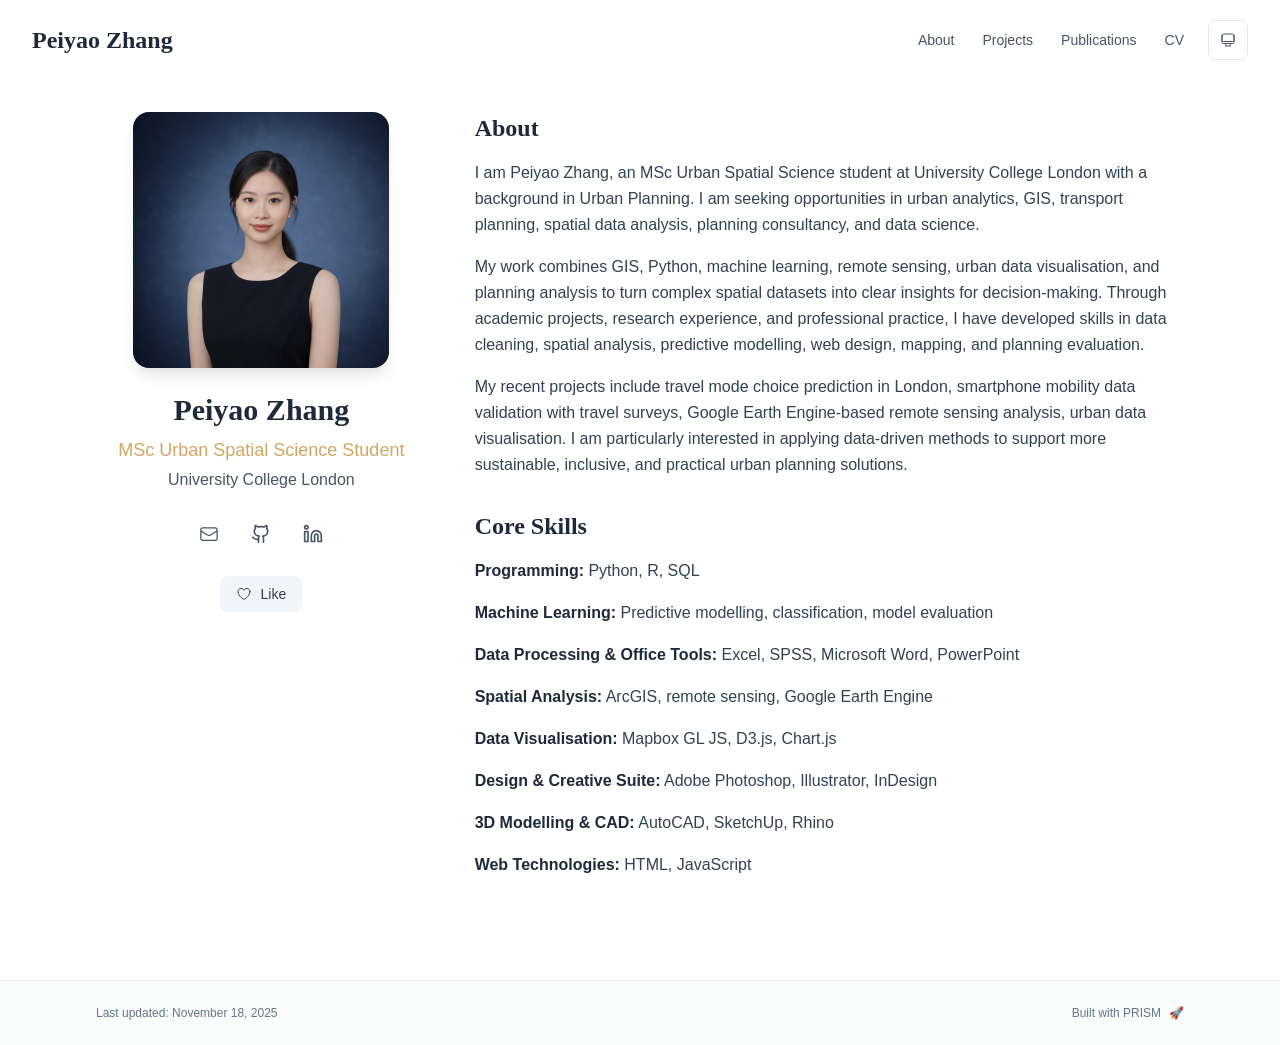
<file: index.html>
<!DOCTYPE html><html lang="en" class="scroll-smooth"><head><meta charSet="utf-8"/><meta name="viewport" content="width=device-width, initial-scale=1"/><link rel="preload" as="image" href="/bio.jpg"/><link rel="stylesheet" href="/_next/static/css/2b13b711794c996d.css" data-precedence="next"/><link rel="preload" as="script" fetchPriority="low" href="/_next/static/chunks/webpack-679b75d1c4c2027c.js"/><script src="/_next/static/chunks/4bd1b696-70b6d399998de86a.js" async=""></script><script src="/_next/static/chunks/684-5aaa8290a129f299.js" async=""></script><script src="/_next/static/chunks/main-app-1cc1a2dd22ad53a0.js" async=""></script><script src="/_next/static/chunks/461-a9a5d7b05a71d978.js" async=""></script><script src="/_next/static/chunks/874-6cc630662f3664af.js" async=""></script><script src="/_next/static/chunks/291-e39730cc9327e39b.js" async=""></script><script src="/_next/static/chunks/app/layout-bfbd24c51c0d42a9.js" async=""></script><script src="/_next/static/chunks/157-9af88413fc169af4.js" async=""></script><script src="/_next/static/chunks/748-e65c582f71fcde66.js" async=""></script><script src="/_next/static/chunks/app/page-cacd2ccb79a95e40.js" async=""></script><link rel="icon" href="/favicon.svg" type="image/svg+xml"/><link rel="dns-prefetch" href="https://jialeliu.com"/><link rel="preconnect" href="https://jialeliu.com" crossorigin=""/><link rel="preload" as="font" type="font/woff2" href="https://jialeliu.com/fonts/georgiab.woff2" crossorigin=""/><script>
              try {
                const theme = localStorage.getItem('theme-storage');
                const parsed = theme ? JSON.parse(theme) : null;
                const setting = parsed?.state?.theme || 'system';
                const prefersDark = typeof window !== 'undefined' && window.matchMedia && window.matchMedia('(prefers-color-scheme: dark)').matches;
                const effective = setting === 'dark' ? 'dark' : (setting === 'light' ? 'light' : (prefersDark ? 'dark' : 'light'));
                var root = document.documentElement;
                root.classList.add(effective);
                root.setAttribute('data-theme', effective);
              } catch (e) {
                var root = document.documentElement;
                root.classList.add('light');
                root.setAttribute('data-theme', 'light');
              }
            </script><script>
    try {
      const cfg = {"enabled":false,"locales":["en"],"defaultLocale":"en","mode":"fixed","fixedLocale":"en","persist":false,"switcher":false,"labels":{"en":"English"}};
      const storageKey = 'locale-storage';
      const normalize = (value) => typeof value === 'string' ? value.trim().replace('_', '-').toLowerCase() : '';
      const matchLocale = (candidate) => {
        const normalized = normalize(candidate);
        if (!normalized) return null;
        if (cfg.locales.includes(normalized)) return normalized;
        const language = normalized.split('-')[0];
        if (cfg.locales.includes(language)) return language;
        return null;
      };

      let resolved = null;

      if (!cfg.enabled) {
        resolved = cfg.defaultLocale;
      } else if (cfg.persist) {
        resolved = matchLocale(localStorage.getItem(storageKey));
      }

      if (!resolved) {
        if (cfg.mode === 'fixed') {
          resolved = cfg.fixedLocale;
        } else {
          resolved = matchLocale(navigator.language);
        }
      }

      if (!resolved) {
        resolved = cfg.defaultLocale;
      }

      const root = document.documentElement;
      root.lang = resolved;
      root.setAttribute('data-locale', resolved);

      if (cfg.persist) {
        localStorage.setItem(storageKey, resolved);
      }
    } catch (e) {
      const root = document.documentElement;
      root.lang = 'en';
      root.setAttribute('data-locale', 'en');
    }
  </script><title>Peiyao Zhang</title><meta name="description" content="Peiyao Zhang&#x27;s personal portfolio."/><meta name="author" content="Peiyao Zhang"/><meta name="keywords" content="Peiyao Zhang,PhD,Research,University College London"/><meta name="creator" content="Peiyao Zhang"/><meta name="publisher" content="Peiyao Zhang"/><meta property="og:title" content="Peiyao Zhang"/><meta property="og:description" content="Peiyao Zhang&#x27;s personal portfolio."/><meta property="og:site_name" content="Peiyao Zhang&#x27;s Academic Website"/><meta property="og:locale" content="en_US"/><meta property="og:type" content="website"/><meta name="twitter:card" content="summary"/><meta name="twitter:title" content="Peiyao Zhang"/><meta name="twitter:description" content="Peiyao Zhang&#x27;s personal portfolio."/><link rel="icon" href="/favicon.svg"/><script>document.querySelectorAll('body link[rel="icon"], body link[rel="apple-touch-icon"]').forEach(el => document.head.appendChild(el))</script><script src="/_next/static/chunks/polyfills-42372ed130431b0a.js" noModule=""></script></head><body class="font-sans antialiased"><div style="visibility:hidden"><nav class="fixed top-0 left-0 right-0 z-50" data-headlessui-state=""><div class="transition-all duration-300 ease-out bg-transparent" style="transform:translateY(-100px)"><div class="max-w-7xl mx-auto px-4 sm:px-6 lg:px-8"><div class="flex justify-between items-center h-16 lg:h-20"><div class="flex-shrink-0" tabindex="0"><a class="text-xl lg:text-2xl font-serif font-semibold text-primary hover:text-accent transition-colors duration-200" href="/">Peiyao Zhang</a></div><div class="hidden lg:block"><div class="ml-10 flex items-center space-x-3"><div class="relative flex items-baseline space-x-1"><a data-nav-href="/" class="relative px-3 py-2 text-sm font-medium rounded-lg transition-colors duration-150 text-primary" href="/">About</a><a data-nav-href="/projects" class="relative px-3 py-2 text-sm font-medium rounded-lg transition-colors duration-150 text-neutral-600" href="/projects/">Projects</a><a data-nav-href="/publications" class="relative px-3 py-2 text-sm font-medium rounded-lg transition-colors duration-150 text-neutral-600" href="/publications/">Publications</a><a data-nav-href="/cv" class="relative px-3 py-2 text-sm font-medium rounded-lg transition-colors duration-150 text-neutral-600" href="/cv/">CV</a></div><div class="flex items-center justify-center w-10 h-10 rounded-lg border border-neutral-200 dark:border-[rgba(148,163,184,0.24)] bg-background dark:bg-neutral-800"><div class="w-4 h-4 rounded-full bg-neutral-300 animate-pulse"></div></div></div></div><div class="lg:hidden flex items-center space-x-2"><div class="flex items-center justify-center w-10 h-10 rounded-lg border border-neutral-200 dark:border-[rgba(148,163,184,0.24)] bg-background dark:bg-neutral-800"><div class="w-4 h-4 rounded-full bg-neutral-300 animate-pulse"></div></div><button class="inline-flex items-center justify-center p-2 rounded-md text-neutral-600 hover:text-primary hover:bg-neutral-100 dark:hover:bg-neutral-800 focus:outline-none focus:ring-2 focus:ring-inset focus:ring-accent transition-colors duration-200" id="headlessui-disclosure-button-«R7pdb»" type="button" aria-expanded="false" data-headlessui-state=""><span class="sr-only">Open main menu</span><div><svg xmlns="http://www.w3.org/2000/svg" fill="none" viewBox="0 0 24 24" stroke-width="1.5" stroke="currentColor" aria-hidden="true" data-slot="icon" class="block h-6 w-6"><path stroke-linecap="round" stroke-linejoin="round" d="M3.75 6.75h16.5M3.75 12h16.5m-16.5 5.25h16.5"></path></svg></div></button></div></div></div></div></nav><main class="min-h-screen pt-16 lg:pt-20"><div class="max-w-6xl mx-auto px-4 sm:px-6 lg:px-8 py-8 bg-background min-h-screen"><div class="grid grid-cols-1 lg:grid-cols-3 gap-12"><div class="lg:col-span-1"><div class="sticky top-8" style="opacity:0;transform:translateY(20px)"><div class="w-64 h-64 mx-auto mb-6 rounded-2xl overflow-hidden shadow-lg hover:shadow-xl transition-all duration-200 hover:scale-105"><img alt="Peiyao Zhang" width="256" height="256" decoding="async" data-nimg="1" class="w-full h-full object-cover object-[32%_center]" style="color:transparent" src="/bio.jpg"/></div><div class="text-center mb-6"><h1 class="text-3xl font-serif font-bold text-primary mb-2">Peiyao Zhang</h1><p class="text-lg text-accent font-medium mb-1">MSc Urban Spatial Science Student</p><p class="text-neutral-600 mb-2">University College London</p></div><div class="flex flex-wrap justify-center gap-3 sm:gap-4 mb-6 relative px-2"><div class="relative"><button class="p-2 sm:p-2 transition-colors duration-200 text-neutral-600 dark:text-neutral-400 hover:text-accent" aria-label="Email"><svg xmlns="http://www.w3.org/2000/svg" fill="none" viewBox="0 0 24 24" stroke-width="1.5" stroke="currentColor" aria-hidden="true" data-slot="icon" class="h-5 w-5"><path stroke-linecap="round" stroke-linejoin="round" d="M21.75 6.75v10.5a2.25 2.25 0 0 1-2.25 2.25h-15a2.25 2.25 0 0 1-2.25-2.25V6.75m19.5 0A2.25 2.25 0 0 0 19.5 4.5h-15a2.25 2.25 0 0 0-2.25 2.25m19.5 0v.243a2.25 2.25 0 0 1-1.07 1.916l-7.5 4.615a2.25 2.25 0 0 1-2.36 0L3.32 8.91a2.25 2.25 0 0 1-1.07-1.916V6.75"></path></svg></button></div><a href="https://github.com/PeiyaoPearl" target="_blank" rel="noopener noreferrer" class="p-2 sm:p-2 text-neutral-600 dark:text-neutral-400 hover:text-accent transition-colors duration-200" aria-label="GitHub"><svg xmlns="http://www.w3.org/2000/svg" width="24" height="24" viewBox="0 0 24 24" fill="none" stroke="currentColor" stroke-width="2" stroke-linecap="round" stroke-linejoin="round" class="lucide lucide-github h-5 w-5" aria-hidden="true"><path d="M15 22v-4a4.8 4.8 0 0 0-1-3.5c3 0 6-2 6-5.5.08-1.25-.27-2.48-1-3.5.28-1.15.28-2.35 0-3.5 0 0-1 0-3 1.5-2.64-.5-5.36-.5-8 0C6 2 5 2 5 2c-.3 1.15-.3 2.35 0 3.5A5.403 5.403 0 0 0 4 9c0 3.5 3 5.5 6 5.5-.39.49-.68 1.05-.85 1.65-.17.6-.22 1.23-.15 1.85v4"></path><path d="M9 18c-4.51 2-5-2-7-2"></path></svg></a><a href="https://www.linkedin.com/in/pearl-peiyao-zhang/" target="_blank" rel="noopener noreferrer" class="p-2 sm:p-2 text-neutral-600 dark:text-neutral-400 hover:text-accent transition-colors duration-200" aria-label="LinkedIn"><svg xmlns="http://www.w3.org/2000/svg" width="24" height="24" viewBox="0 0 24 24" fill="none" stroke="currentColor" stroke-width="2" stroke-linecap="round" stroke-linejoin="round" class="lucide lucide-linkedin h-5 w-5" aria-hidden="true"><path d="M16 8a6 6 0 0 1 6 6v7h-4v-7a2 2 0 0 0-2-2 2 2 0 0 0-2 2v7h-4v-7a6 6 0 0 1 6-6z"></path><rect width="4" height="12" x="2" y="9"></rect><circle cx="4" cy="4" r="2"></circle></svg></a></div><div class="flex justify-center"><div class="relative"><button class="flex items-center space-x-2 px-4 py-2 rounded-lg font-medium text-sm transition-all duration-200 bg-neutral-100 dark:bg-neutral-800 text-neutral-700 dark:text-neutral-500 hover:bg-red-50 dark:hover:bg-red-900/20 hover:text-red-600 dark:hover:text-red-400 cursor-pointer" tabindex="0"><svg xmlns="http://www.w3.org/2000/svg" fill="none" viewBox="0 0 24 24" stroke-width="1.5" stroke="currentColor" aria-hidden="true" data-slot="icon" class="h-4 w-4"><path stroke-linecap="round" stroke-linejoin="round" d="M21 8.25c0-2.485-2.099-4.5-4.688-4.5-1.935 0-3.597 1.126-4.312 2.733-.715-1.607-2.377-2.733-4.313-2.733C5.1 3.75 3 5.765 3 8.25c0 7.22 9 12 9 12s9-4.78 9-12Z"></path></svg><span>Like</span></button></div></div></div></div><div class="lg:col-span-2 space-y-8"><section id="about" class="scroll-mt-24 space-y-8"><section style="opacity:0;transform:translateY(20px)"><h2 class="text-2xl font-serif font-bold text-primary mb-4">About</h2><div class="text-neutral-700 dark:text-neutral-600 leading-relaxed"><p class="mb-4 last:mb-0">I am Peiyao Zhang, an MSc Urban Spatial Science student at University College London with a background in Urban Planning. I am seeking opportunities in urban analytics, GIS, transport planning, spatial data analysis, planning consultancy, and data science.</p>
<p class="mb-4 last:mb-0">My work combines GIS, Python, machine learning, remote sensing, urban data visualisation, and planning analysis to turn complex spatial datasets into clear insights for decision-making. Through academic projects, research experience, and professional practice, I have developed skills in data cleaning, spatial analysis, predictive modelling, web design, mapping, and  planning evaluation.</p>
<p class="mb-4 last:mb-0">My recent projects include travel mode choice prediction in London, smartphone mobility data validation with travel surveys, Google Earth Engine-based remote sensing analysis, urban data visualisation. I am particularly interested in applying data-driven methods to support more sustainable, inclusive, and practical urban planning solutions.</p></div></section><section style="opacity:0;transform:translateY(20px)"><h2 class="text-2xl font-serif font-bold text-primary mb-4">Core Skills</h2><div class="text-neutral-700 dark:text-neutral-600 leading-relaxed"><p class="mb-4 last:mb-0"><strong class="font-semibold text-primary">Programming:</strong> Python, R, SQL</p>
<p class="mb-4 last:mb-0"><strong class="font-semibold text-primary">Machine Learning:</strong> Predictive modelling, classification, model evaluation</p>
<p class="mb-4 last:mb-0"><strong class="font-semibold text-primary">Data Processing &amp; Office Tools:</strong> Excel, SPSS, Microsoft Word, PowerPoint</p>
<p class="mb-4 last:mb-0"><strong class="font-semibold text-primary">Spatial Analysis:</strong> ArcGIS, remote sensing, Google Earth Engine</p>
<p class="mb-4 last:mb-0"><strong class="font-semibold text-primary">Data Visualisation:</strong> Mapbox GL JS, D3.js, Chart.js</p>
<p class="mb-4 last:mb-0"><strong class="font-semibold text-primary">Design &amp; Creative Suite:</strong> Adobe Photoshop, Illustrator, InDesign</p>
<p class="mb-4 last:mb-0"><strong class="font-semibold text-primary">3D Modelling &amp; CAD:</strong> AutoCAD, SketchUp, Rhino</p>
<p class="mb-4 last:mb-0"><strong class="font-semibold text-primary">Web Technologies:</strong> HTML, JavaScript</p></div></section></section></div></div></div><!--$--><!--/$--><!--$--><!--/$--></main><footer class="border-t border-neutral-200/50 bg-neutral-50/50 dark:bg-neutral-900/50 dark:border-neutral-700/50"><div class="max-w-6xl mx-auto px-4 sm:px-6 lg:px-8 py-6"><div class="flex flex-col sm:flex-row justify-between items-center gap-2"><p class="text-xs text-neutral-500">Last updated<!-- -->: <!-- -->November 18, 2025</p><p class="text-xs text-neutral-500 flex items-center"><a href="https://github.com/xyjoey/PRISM" target="_blank" rel="noopener noreferrer">Built with PRISM</a><span class="ml-2">🚀</span></p></div></div></footer></div><script src="/_next/static/chunks/webpack-679b75d1c4c2027c.js" async=""></script><script>(self.__next_f=self.__next_f||[]).push([0])</script><script>self.__next_f.push([1,"1:\"$Sreact.fragment\"\n3:I[3719,[\"461\",\"static/chunks/461-a9a5d7b05a71d978.js\",\"874\",\"static/chunks/874-6cc630662f3664af.js\",\"291\",\"static/chunks/291-e39730cc9327e39b.js\",\"177\",\"static/chunks/app/layout-bfbd24c51c0d42a9.js\"],\"ThemeProvider\"]\n4:I[310,[\"461\",\"static/chunks/461-a9a5d7b05a71d978.js\",\"874\",\"static/chunks/874-6cc630662f3664af.js\",\"291\",\"static/chunks/291-e39730cc9327e39b.js\",\"177\",\"static/chunks/app/layout-bfbd24c51c0d42a9.js\"],\"LocaleProvider\"]\n5:I[4574,[\"461\",\"static/chunks/461-a9a5d7b05a71d978.js\",\"874\",\"static/chunks/874-6cc630662f3664af.js\",\"291\",\"static/chunks/291-e39730cc9327e39b.js\",\"177\",\"static/chunks/app/layout-bfbd24c51c0d42a9.js\"],\"default\"]\n6:I[7555,[],\"\"]\n7:I[1295,[],\"\"]\n8:I[2548,[\"461\",\"static/chunks/461-a9a5d7b05a71d978.js\",\"874\",\"static/chunks/874-6cc630662f3664af.js\",\"291\",\"static/chunks/291-e39730cc9327e39b.js\",\"177\",\"static/chunks/app/layout-bfbd24c51c0d42a9.js\"],\"default\"]\n9:I[6613,[\"461\",\"static/chunks/461-a9a5d7b05a71d978.js\",\"157\",\"static/chunks/157-9af88413fc169af4.js\",\"874\",\"static/chunks/874-6cc630662f3664af.js\",\"748\",\"static/chunks/748-e65c582f71fcde66.js\",\"974\",\"static/chunks/app/page-cacd2ccb79a95e40.js\"],\"default\"]\na:I[9665,[],\"MetadataBoundary\"]\nc:I[9665,[],\"OutletBoundary\"]\nf:I[4911,[],\"AsyncMetadataOutlet\"]\n11:I[9665,[],\"ViewportBoundary\"]\n13:I[6614,[],\"\"]\n:HL[\"/_next/static/css/2b13b711794c996d.css\",\"style\"]\n2:T5c8,\n    try {\n      const cfg = {\"enabled\":false,\"locales\":[\"en\"],\"defaultLocale\":\"en\",\"mode\":\"fixed\",\"fixedLocale\":\"en\",\"persist\":false,\"switcher\":false,\"labels\":{\"en\":\"English\"}};\n      const storageKey = 'locale-storage';\n      const normalize = (value) =\u003e typeof value === 'string' ? value.trim().replace('_', '-').toLowerCase() : '';\n      const matchLocale = (candidate) =\u003e {\n        const normalized = normalize(candidate);\n        if (!normalized) return null;\n        if (cfg.locales.includes(normalized)) return normalized;\n        const language = normalized.split('-')[0];\n        if (cfg.locales.includes(language)) return language;\n        return null;\n  "])</script><script>self.__next_f.push([1,"    };\n\n      let resolved = null;\n\n      if (!cfg.enabled) {\n        resolved = cfg.defaultLocale;\n      } else if (cfg.persist) {\n        resolved = matchLocale(localStorage.getItem(storageKey));\n      }\n\n      if (!resolved) {\n        if (cfg.mode === 'fixed') {\n          resolved = cfg.fixedLocale;\n        } else {\n          resolved = matchLocale(navigator.language);\n        }\n      }\n\n      if (!resolved) {\n        resolved = cfg.defaultLocale;\n      }\n\n      const root = document.documentElement;\n      root.lang = resolved;\n      root.setAttribute('data-locale', resolved);\n\n      if (cfg.persist) {\n        localStorage.setItem(storageKey, resolved);\n      }\n    } catch (e) {\n      const root = document.documentElement;\n      root.lang = 'en';\n      root.setAttribute('data-locale', 'en');\n    }\n  "])</script><script>self.__next_f.push([1,"0:{\"P\":null,\"b\":\"ci8MjIvuAy3I0jiQqvOJQ\",\"p\":\"\",\"c\":[\"\",\"\"],\"i\":false,\"f\":[[[\"\",{\"children\":[\"__PAGE__\",{}]},\"$undefined\",\"$undefined\",true],[\"\",[\"$\",\"$1\",\"c\",{\"children\":[[[\"$\",\"link\",\"0\",{\"rel\":\"stylesheet\",\"href\":\"/_next/static/css/2b13b711794c996d.css\",\"precedence\":\"next\",\"crossOrigin\":\"$undefined\",\"nonce\":\"$undefined\"}]],[\"$\",\"html\",null,{\"lang\":\"en\",\"className\":\"scroll-smooth\",\"suppressHydrationWarning\":true,\"children\":[[\"$\",\"head\",null,{\"children\":[[\"$\",\"link\",null,{\"rel\":\"icon\",\"href\":\"/favicon.svg\",\"type\":\"image/svg+xml\"}],[\"$\",\"link\",null,{\"rel\":\"dns-prefetch\",\"href\":\"https://jialeliu.com\"}],[\"$\",\"link\",null,{\"rel\":\"preconnect\",\"href\":\"https://jialeliu.com\",\"crossOrigin\":\"\"}],[\"$\",\"link\",null,{\"rel\":\"preload\",\"as\":\"font\",\"type\":\"font/woff2\",\"href\":\"https://jialeliu.com/fonts/georgiab.woff2\",\"crossOrigin\":\"\"}],[\"$\",\"script\",null,{\"dangerouslySetInnerHTML\":{\"__html\":\"\\n              try {\\n                const theme = localStorage.getItem('theme-storage');\\n                const parsed = theme ? JSON.parse(theme) : null;\\n                const setting = parsed?.state?.theme || 'system';\\n                const prefersDark = typeof window !== 'undefined' \u0026\u0026 window.matchMedia \u0026\u0026 window.matchMedia('(prefers-color-scheme: dark)').matches;\\n                const effective = setting === 'dark' ? 'dark' : (setting === 'light' ? 'light' : (prefersDark ? 'dark' : 'light'));\\n                var root = document.documentElement;\\n                root.classList.add(effective);\\n                root.setAttribute('data-theme', effective);\\n              } catch (e) {\\n                var root = document.documentElement;\\n                root.classList.add('light');\\n                root.setAttribute('data-theme', 'light');\\n              }\\n            \"}}],[\"$\",\"script\",null,{\"dangerouslySetInnerHTML\":{\"__html\":\"$2\"}}]]}],[\"$\",\"body\",null,{\"className\":\"font-sans antialiased\",\"children\":[\"$\",\"$L3\",null,{\"children\":[\"$\",\"$L4\",null,{\"config\":{\"enabled\":false,\"locales\":[\"en\"],\"defaultLocale\":\"en\",\"mode\":\"fixed\",\"fixedLocale\":\"en\",\"persist\":false,\"switcher\":false,\"labels\":{\"en\":\"English\"}},\"children\":[[\"$\",\"$L5\",null,{\"items\":[{\"title\":\"About\",\"type\":\"page\",\"target\":\"about\",\"href\":\"/\"},{\"title\":\"Projects\",\"type\":\"page\",\"target\":\"projects\",\"href\":\"/projects\"},{\"title\":\"Publications\",\"type\":\"page\",\"target\":\"publications\",\"href\":\"/publications\"},{\"title\":\"CV\",\"type\":\"page\",\"target\":\"cv\",\"href\":\"/cv\"}],\"siteTitle\":\"Peiyao Zhang\",\"enableOnePageMode\":false,\"i18n\":\"$0:f:0:1:1:props:children:1:props:children:1:props:children:props:children:props:config\",\"itemsByLocale\":{\"en\":[{\"title\":\"About\",\"type\":\"page\",\"target\":\"about\",\"href\":\"/\"},{\"title\":\"Projects\",\"type\":\"page\",\"target\":\"projects\",\"href\":\"/projects\"},{\"title\":\"Publications\",\"type\":\"page\",\"target\":\"publications\",\"href\":\"/publications\"},{\"title\":\"CV\",\"type\":\"page\",\"target\":\"cv\",\"href\":\"/cv\"}]},\"siteTitleByLocale\":{\"en\":\"Peiyao Zhang\"}}],[\"$\",\"main\",null,{\"className\":\"min-h-screen pt-16 lg:pt-20\",\"children\":[\"$\",\"$L6\",null,{\"parallelRouterKey\":\"children\",\"error\":\"$undefined\",\"errorStyles\":\"$undefined\",\"errorScripts\":\"$undefined\",\"template\":[\"$\",\"$L7\",null,{}],\"templateStyles\":\"$undefined\",\"templateScripts\":\"$undefined\",\"notFound\":[[[\"$\",\"title\",null,{\"children\":\"404: This page could not be found.\"}],[\"$\",\"div\",null,{\"style\":{\"fontFamily\":\"system-ui,\\\"Segoe UI\\\",Roboto,Helvetica,Arial,sans-serif,\\\"Apple Color Emoji\\\",\\\"Segoe UI Emoji\\\"\",\"height\":\"100vh\",\"textAlign\":\"center\",\"display\":\"flex\",\"flexDirection\":\"column\",\"alignItems\":\"center\",\"justifyContent\":\"center\"},\"children\":[\"$\",\"div\",null,{\"children\":[[\"$\",\"style\",null,{\"dangerouslySetInnerHTML\":{\"__html\":\"body{color:#000;background:#fff;margin:0}.next-error-h1{border-right:1px solid rgba(0,0,0,.3)}@media (prefers-color-scheme:dark){body{color:#fff;background:#000}.next-error-h1{border-right:1px solid rgba(255,255,255,.3)}}\"}}],[\"$\",\"h1\",null,{\"className\":\"next-error-h1\",\"style\":{\"display\":\"inline-block\",\"margin\":\"0 20px 0 0\",\"padding\":\"0 23px 0 0\",\"fontSize\":24,\"fontWeight\":500,\"verticalAlign\":\"top\",\"lineHeight\":\"49px\"},\"children\":404}],[\"$\",\"div\",null,{\"style\":{\"display\":\"inline-block\"},\"children\":[\"$\",\"h2\",null,{\"style\":{\"fontSize\":14,\"fontWeight\":400,\"lineHeight\":\"49px\",\"margin\":0},\"children\":\"This page could not be found.\"}]}]]}]}]],[]],\"forbidden\":\"$undefined\",\"unauthorized\":\"$undefined\"}]}],[\"$\",\"$L8\",null,{\"lastUpdated\":\"November 18, 2025\",\"lastUpdatedByLocale\":{\"en\":\"November 18, 2025\"},\"defaultLocale\":\"en\"}]]}]}]}]]}]]}],{\"children\":[\"__PAGE__\",[\"$\",\"$1\",\"c\",{\"children\":[[\"$\",\"$L9\",null,{\"dataByLocale\":{\"en\":{\"author\":{\"name\":\"Peiyao Zhang\",\"title\":\"MSc Urban Spatial Science Student\",\"institution\":\"University College London\",\"avatar\":\"/bio.jpg\"},\"social\":{\"email\":\"peiyaoz77@gmail.com\",\"github\":\"https://github.com/PeiyaoPearl\",\"linkedin\":\"https://www.linkedin.com/in/pearl-peiyao-zhang/\"},\"features\":{\"enable_likes\":true,\"enable_one_page_mode\":false},\"enableOnePageMode\":false,\"researchInterests\":\"$undefined\",\"pagesToShow\":[{\"type\":\"about\",\"id\":\"about\",\"sections\":[{\"id\":\"about\",\"type\":\"markdown\",\"source\":\"bio.md\",\"title\":\"About\",\"content\":\"I am Peiyao Zhang, an MSc Urban Spatial Science student at University College London with a background in Urban Planning. I am seeking opportunities in urban analytics, GIS, transport planning, spatial data analysis, planning consultancy, and data science.\\n\\nMy work combines GIS, Python, machine learning, remote sensing, urban data visualisation, and planning analysis to turn complex spatial datasets into clear insights for decision-making. Through academic projects, research experience, and professional practice, I have developed skills in data cleaning, spatial analysis, predictive modelling, web design, mapping, and  planning evaluation.\\n\\nMy recent projects include travel mode choice prediction in London, smartphone mobility data validation with travel surveys, Google Earth Engine-based remote sensing analysis, urban data visualisation. I am particularly interested in applying data-driven methods to support more sustainable, inclusive, and practical urban planning solutions.\"},{\"id\":\"skills\",\"type\":\"markdown\",\"title\":\"Core Skills\",\"source\":\"skills.md\",\"content\":\"**Programming:** Python, R, SQL  \\n\\n**Machine Learning:** Predictive modelling, classification, model evaluation  \\n\\n**Data Processing \u0026 Office Tools:** Excel, SPSS, Microsoft Word, PowerPoint  \\n\\n**Spatial Analysis:** ArcGIS, remote sensing, Google Earth Engine  \\n\\n**Data Visualisation:** Mapbox GL JS, D3.js, Chart.js  \\n\\n**Design \u0026 Creative Suite:** Adobe Photoshop, Illustrator, InDesign  \\n\\n**3D Modelling \u0026 CAD:** AutoCAD, SketchUp, Rhino  \\n\\n**Web Technologies:** HTML, JavaScript  \\n\\n\"}]}]}},\"defaultLocale\":\"en\"}],[\"$\",\"$La\",null,{\"children\":\"$Lb\"}],null,[\"$\",\"$Lc\",null,{\"children\":[\"$Ld\",\"$Le\",[\"$\",\"$Lf\",null,{\"promise\":\"$@10\"}]]}]]}],{},null,false]},null,false],[\"$\",\"$1\",\"h\",{\"children\":[null,[\"$\",\"$1\",\"5J_De49kh1FlFt2Sxya2M\",{\"children\":[[\"$\",\"$L11\",null,{\"children\":\"$L12\"}],null]}],null]}],false]],\"m\":\"$undefined\",\"G\":[\"$13\",\"$undefined\"],\"s\":false,\"S\":true}\n"])</script><script>self.__next_f.push([1,"14:\"$Sreact.suspense\"\n15:I[4911,[],\"AsyncMetadata\"]\nb:[\"$\",\"$14\",null,{\"fallback\":null,\"children\":[\"$\",\"$L15\",null,{\"promise\":\"$@16\"}]}]\n"])</script><script>self.__next_f.push([1,"e:null\n"])</script><script>self.__next_f.push([1,"12:[[\"$\",\"meta\",\"0\",{\"charSet\":\"utf-8\"}],[\"$\",\"meta\",\"1\",{\"name\":\"viewport\",\"content\":\"width=device-width, initial-scale=1\"}]]\nd:null\n"])</script><script>self.__next_f.push([1,"16:{\"metadata\":[[\"$\",\"title\",\"0\",{\"children\":\"Peiyao Zhang\"}],[\"$\",\"meta\",\"1\",{\"name\":\"description\",\"content\":\"Peiyao Zhang's personal portfolio.\"}],[\"$\",\"meta\",\"2\",{\"name\":\"author\",\"content\":\"Peiyao Zhang\"}],[\"$\",\"meta\",\"3\",{\"name\":\"keywords\",\"content\":\"Peiyao Zhang,PhD,Research,University College London\"}],[\"$\",\"meta\",\"4\",{\"name\":\"creator\",\"content\":\"Peiyao Zhang\"}],[\"$\",\"meta\",\"5\",{\"name\":\"publisher\",\"content\":\"Peiyao Zhang\"}],[\"$\",\"meta\",\"6\",{\"property\":\"og:title\",\"content\":\"Peiyao Zhang\"}],[\"$\",\"meta\",\"7\",{\"property\":\"og:description\",\"content\":\"Peiyao Zhang's personal portfolio.\"}],[\"$\",\"meta\",\"8\",{\"property\":\"og:site_name\",\"content\":\"Peiyao Zhang's Academic Website\"}],[\"$\",\"meta\",\"9\",{\"property\":\"og:locale\",\"content\":\"en_US\"}],[\"$\",\"meta\",\"10\",{\"property\":\"og:type\",\"content\":\"website\"}],[\"$\",\"meta\",\"11\",{\"name\":\"twitter:card\",\"content\":\"summary\"}],[\"$\",\"meta\",\"12\",{\"name\":\"twitter:title\",\"content\":\"Peiyao Zhang\"}],[\"$\",\"meta\",\"13\",{\"name\":\"twitter:description\",\"content\":\"Peiyao Zhang's personal portfolio.\"}],[\"$\",\"link\",\"14\",{\"rel\":\"icon\",\"href\":\"/favicon.svg\"}]],\"error\":null,\"digest\":\"$undefined\"}\n10:{\"metadata\":\"$16:metadata\",\"error\":null,\"digest\":\"$undefined\"}\n"])</script></body></html>
</file>
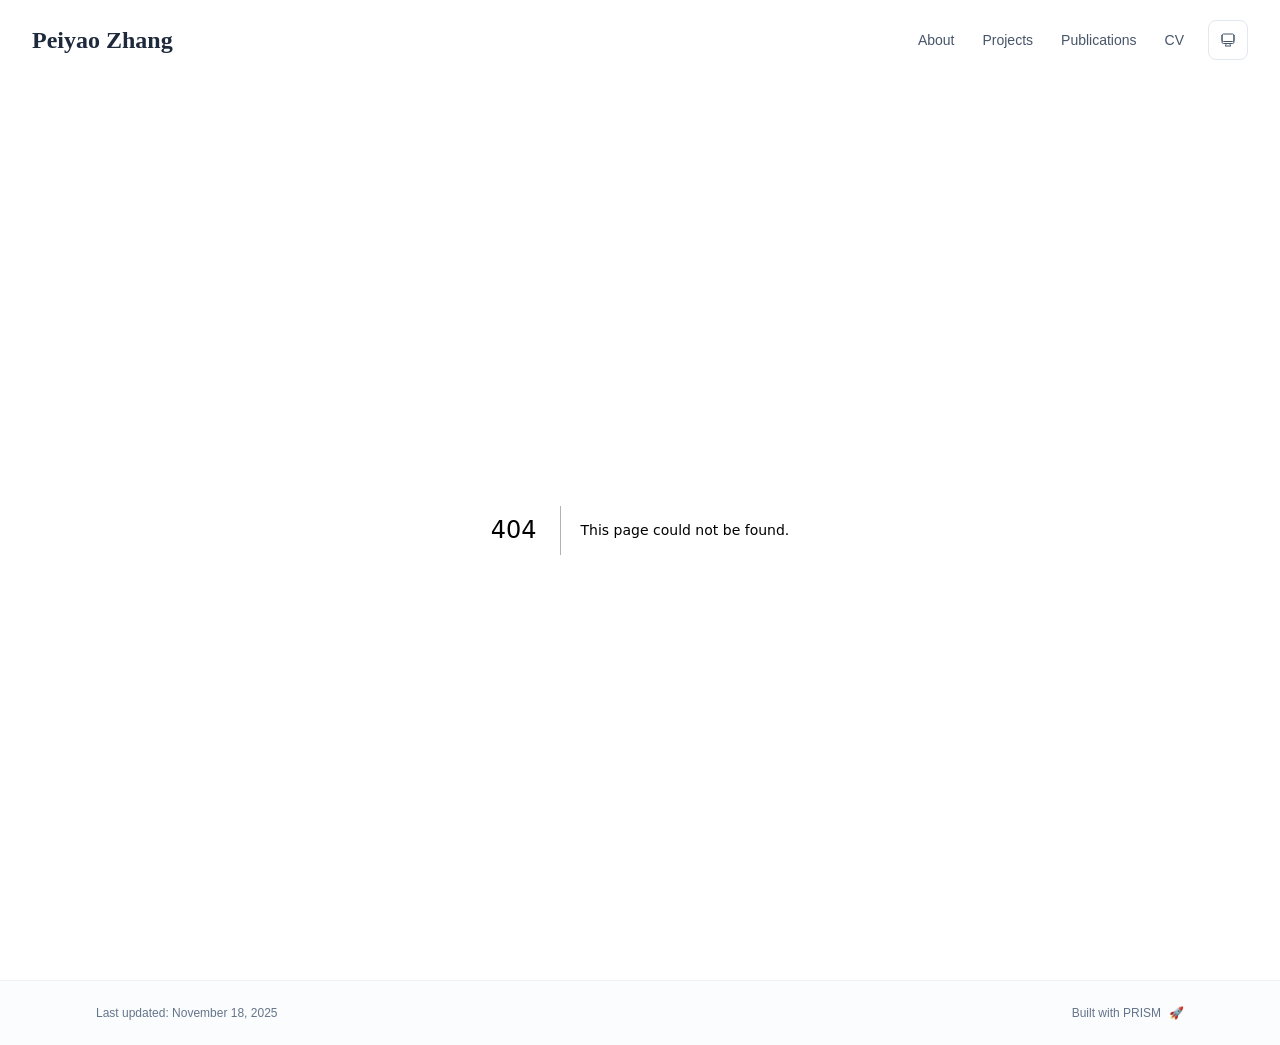
<file: 404/index.html>
<!DOCTYPE html><html lang="en" class="scroll-smooth"><head><meta charSet="utf-8"/><meta name="viewport" content="width=device-width, initial-scale=1"/><link rel="stylesheet" href="/_next/static/css/2b13b711794c996d.css" data-precedence="next"/><link rel="preload" as="script" fetchPriority="low" href="/_next/static/chunks/webpack-679b75d1c4c2027c.js"/><script src="/_next/static/chunks/4bd1b696-70b6d399998de86a.js" async=""></script><script src="/_next/static/chunks/684-5aaa8290a129f299.js" async=""></script><script src="/_next/static/chunks/main-app-1cc1a2dd22ad53a0.js" async=""></script><script src="/_next/static/chunks/461-a9a5d7b05a71d978.js" async=""></script><script src="/_next/static/chunks/874-6cc630662f3664af.js" async=""></script><script src="/_next/static/chunks/291-e39730cc9327e39b.js" async=""></script><script src="/_next/static/chunks/app/layout-bfbd24c51c0d42a9.js" async=""></script><meta name="robots" content="noindex"/><title>404: This page could not be found.</title><link rel="icon" href="/favicon.svg" type="image/svg+xml"/><link rel="dns-prefetch" href="https://jialeliu.com"/><link rel="preconnect" href="https://jialeliu.com" crossorigin=""/><link rel="preload" as="font" type="font/woff2" href="https://jialeliu.com/fonts/georgiab.woff2" crossorigin=""/><script>
              try {
                const theme = localStorage.getItem('theme-storage');
                const parsed = theme ? JSON.parse(theme) : null;
                const setting = parsed?.state?.theme || 'system';
                const prefersDark = typeof window !== 'undefined' && window.matchMedia && window.matchMedia('(prefers-color-scheme: dark)').matches;
                const effective = setting === 'dark' ? 'dark' : (setting === 'light' ? 'light' : (prefersDark ? 'dark' : 'light'));
                var root = document.documentElement;
                root.classList.add(effective);
                root.setAttribute('data-theme', effective);
              } catch (e) {
                var root = document.documentElement;
                root.classList.add('light');
                root.setAttribute('data-theme', 'light');
              }
            </script><script>
    try {
      const cfg = {"enabled":false,"locales":["en"],"defaultLocale":"en","mode":"fixed","fixedLocale":"en","persist":false,"switcher":false,"labels":{"en":"English"}};
      const storageKey = 'locale-storage';
      const normalize = (value) => typeof value === 'string' ? value.trim().replace('_', '-').toLowerCase() : '';
      const matchLocale = (candidate) => {
        const normalized = normalize(candidate);
        if (!normalized) return null;
        if (cfg.locales.includes(normalized)) return normalized;
        const language = normalized.split('-')[0];
        if (cfg.locales.includes(language)) return language;
        return null;
      };

      let resolved = null;

      if (!cfg.enabled) {
        resolved = cfg.defaultLocale;
      } else if (cfg.persist) {
        resolved = matchLocale(localStorage.getItem(storageKey));
      }

      if (!resolved) {
        if (cfg.mode === 'fixed') {
          resolved = cfg.fixedLocale;
        } else {
          resolved = matchLocale(navigator.language);
        }
      }

      if (!resolved) {
        resolved = cfg.defaultLocale;
      }

      const root = document.documentElement;
      root.lang = resolved;
      root.setAttribute('data-locale', resolved);

      if (cfg.persist) {
        localStorage.setItem(storageKey, resolved);
      }
    } catch (e) {
      const root = document.documentElement;
      root.lang = 'en';
      root.setAttribute('data-locale', 'en');
    }
  </script><title>Peiyao Zhang</title><meta name="description" content="Peiyao Zhang&#x27;s personal portfolio."/><meta name="author" content="Peiyao Zhang"/><meta name="keywords" content="Peiyao Zhang,PhD,Research,University College London"/><meta name="creator" content="Peiyao Zhang"/><meta name="publisher" content="Peiyao Zhang"/><meta property="og:title" content="Peiyao Zhang"/><meta property="og:description" content="Peiyao Zhang&#x27;s personal portfolio."/><meta property="og:site_name" content="Peiyao Zhang&#x27;s Academic Website"/><meta property="og:locale" content="en_US"/><meta property="og:type" content="website"/><meta name="twitter:card" content="summary"/><meta name="twitter:title" content="Peiyao Zhang"/><meta name="twitter:description" content="Peiyao Zhang&#x27;s personal portfolio."/><link rel="icon" href="/favicon.svg"/><script>document.querySelectorAll('body link[rel="icon"], body link[rel="apple-touch-icon"]').forEach(el => document.head.appendChild(el))</script><script src="/_next/static/chunks/polyfills-42372ed130431b0a.js" noModule=""></script></head><body class="font-sans antialiased"><div style="visibility:hidden"><nav class="fixed top-0 left-0 right-0 z-50" data-headlessui-state=""><div class="transition-all duration-300 ease-out bg-transparent" style="transform:translateY(-100px)"><div class="max-w-7xl mx-auto px-4 sm:px-6 lg:px-8"><div class="flex justify-between items-center h-16 lg:h-20"><div class="flex-shrink-0" tabindex="0"><a class="text-xl lg:text-2xl font-serif font-semibold text-primary hover:text-accent transition-colors duration-200" href="/">Peiyao Zhang</a></div><div class="hidden lg:block"><div class="ml-10 flex items-center space-x-3"><div class="relative flex items-baseline space-x-1"><a data-nav-href="/" class="relative px-3 py-2 text-sm font-medium rounded-lg transition-colors duration-150 text-neutral-600" href="/">About</a><a data-nav-href="/projects" class="relative px-3 py-2 text-sm font-medium rounded-lg transition-colors duration-150 text-neutral-600" href="/projects/">Projects</a><a data-nav-href="/publications" class="relative px-3 py-2 text-sm font-medium rounded-lg transition-colors duration-150 text-neutral-600" href="/publications/">Publications</a><a data-nav-href="/cv" class="relative px-3 py-2 text-sm font-medium rounded-lg transition-colors duration-150 text-neutral-600" href="/cv/">CV</a></div><div class="flex items-center justify-center w-10 h-10 rounded-lg border border-neutral-200 dark:border-[rgba(148,163,184,0.24)] bg-background dark:bg-neutral-800"><div class="w-4 h-4 rounded-full bg-neutral-300 animate-pulse"></div></div></div></div><div class="lg:hidden flex items-center space-x-2"><div class="flex items-center justify-center w-10 h-10 rounded-lg border border-neutral-200 dark:border-[rgba(148,163,184,0.24)] bg-background dark:bg-neutral-800"><div class="w-4 h-4 rounded-full bg-neutral-300 animate-pulse"></div></div><button class="inline-flex items-center justify-center p-2 rounded-md text-neutral-600 hover:text-primary hover:bg-neutral-100 dark:hover:bg-neutral-800 focus:outline-none focus:ring-2 focus:ring-inset focus:ring-accent transition-colors duration-200" id="headlessui-disclosure-button-«R7pdb»" type="button" aria-expanded="false" data-headlessui-state=""><span class="sr-only">Open main menu</span><div><svg xmlns="http://www.w3.org/2000/svg" fill="none" viewBox="0 0 24 24" stroke-width="1.5" stroke="currentColor" aria-hidden="true" data-slot="icon" class="block h-6 w-6"><path stroke-linecap="round" stroke-linejoin="round" d="M3.75 6.75h16.5M3.75 12h16.5m-16.5 5.25h16.5"></path></svg></div></button></div></div></div></div></nav><main class="min-h-screen pt-16 lg:pt-20"><div style="font-family:system-ui,&quot;Segoe UI&quot;,Roboto,Helvetica,Arial,sans-serif,&quot;Apple Color Emoji&quot;,&quot;Segoe UI Emoji&quot;;height:100vh;text-align:center;display:flex;flex-direction:column;align-items:center;justify-content:center"><div><style>body{color:#000;background:#fff;margin:0}.next-error-h1{border-right:1px solid rgba(0,0,0,.3)}@media (prefers-color-scheme:dark){body{color:#fff;background:#000}.next-error-h1{border-right:1px solid rgba(255,255,255,.3)}}</style><h1 class="next-error-h1" style="display:inline-block;margin:0 20px 0 0;padding:0 23px 0 0;font-size:24px;font-weight:500;vertical-align:top;line-height:49px">404</h1><div style="display:inline-block"><h2 style="font-size:14px;font-weight:400;line-height:49px;margin:0">This page could not be found.</h2></div></div></div><!--$--><!--/$--><!--$--><!--/$--></main><footer class="border-t border-neutral-200/50 bg-neutral-50/50 dark:bg-neutral-900/50 dark:border-neutral-700/50"><div class="max-w-6xl mx-auto px-4 sm:px-6 lg:px-8 py-6"><div class="flex flex-col sm:flex-row justify-between items-center gap-2"><p class="text-xs text-neutral-500">Last updated<!-- -->: <!-- -->November 18, 2025</p><p class="text-xs text-neutral-500 flex items-center"><a href="https://github.com/xyjoey/PRISM" target="_blank" rel="noopener noreferrer">Built with PRISM</a><span class="ml-2">🚀</span></p></div></div></footer></div><script src="/_next/static/chunks/webpack-679b75d1c4c2027c.js" async=""></script><script>(self.__next_f=self.__next_f||[]).push([0])</script><script>self.__next_f.push([1,"1:\"$Sreact.fragment\"\n3:I[3719,[\"461\",\"static/chunks/461-a9a5d7b05a71d978.js\",\"874\",\"static/chunks/874-6cc630662f3664af.js\",\"291\",\"static/chunks/291-e39730cc9327e39b.js\",\"177\",\"static/chunks/app/layout-bfbd24c51c0d42a9.js\"],\"ThemeProvider\"]\n4:I[310,[\"461\",\"static/chunks/461-a9a5d7b05a71d978.js\",\"874\",\"static/chunks/874-6cc630662f3664af.js\",\"291\",\"static/chunks/291-e39730cc9327e39b.js\",\"177\",\"static/chunks/app/layout-bfbd24c51c0d42a9.js\"],\"LocaleProvider\"]\n5:I[4574,[\"461\",\"static/chunks/461-a9a5d7b05a71d978.js\",\"874\",\"static/chunks/874-6cc630662f3664af.js\",\"291\",\"static/chunks/291-e39730cc9327e39b.js\",\"177\",\"static/chunks/app/layout-bfbd24c51c0d42a9.js\"],\"default\"]\n6:I[7555,[],\"\"]\n7:I[1295,[],\"\"]\n8:I[2548,[\"461\",\"static/chunks/461-a9a5d7b05a71d978.js\",\"874\",\"static/chunks/874-6cc630662f3664af.js\",\"291\",\"static/chunks/291-e39730cc9327e39b.js\",\"177\",\"static/chunks/app/layout-bfbd24c51c0d42a9.js\"],\"default\"]\n9:I[9665,[],\"MetadataBoundary\"]\nb:I[9665,[],\"OutletBoundary\"]\ne:I[4911,[],\"AsyncMetadataOutlet\"]\n10:I[9665,[],\"ViewportBoundary\"]\n12:I[6614,[],\"\"]\n:HL[\"/_next/static/css/2b13b711794c996d.css\",\"style\"]\n2:T5c8,\n    try {\n      const cfg = {\"enabled\":false,\"locales\":[\"en\"],\"defaultLocale\":\"en\",\"mode\":\"fixed\",\"fixedLocale\":\"en\",\"persist\":false,\"switcher\":false,\"labels\":{\"en\":\"English\"}};\n      const storageKey = 'locale-storage';\n      const normalize = (value) =\u003e typeof value === 'string' ? value.trim().replace('_', '-').toLowerCase() : '';\n      const matchLocale = (candidate) =\u003e {\n        const normalized = normalize(candidate);\n        if (!normalized) return null;\n        if (cfg.locales.includes(normalized)) return normalized;\n        const language = normalized.split('-')[0];\n        if (cfg.locales.includes(language)) return language;\n        return null;\n      };\n\n      let resolved = null;\n\n      if (!cfg.enabled) {\n        resolved = cfg.defaultLocale;\n      } else if (cfg.persist) {\n        resolved = matchLocale(localStorage.getItem(storageKey));\n      }\n\n      if (!resolved) {\n        if (cfg.mode === 'f"])</script><script>self.__next_f.push([1,"ixed') {\n          resolved = cfg.fixedLocale;\n        } else {\n          resolved = matchLocale(navigator.language);\n        }\n      }\n\n      if (!resolved) {\n        resolved = cfg.defaultLocale;\n      }\n\n      const root = document.documentElement;\n      root.lang = resolved;\n      root.setAttribute('data-locale', resolved);\n\n      if (cfg.persist) {\n        localStorage.setItem(storageKey, resolved);\n      }\n    } catch (e) {\n      const root = document.documentElement;\n      root.lang = 'en';\n      root.setAttribute('data-locale', 'en');\n    }\n  "])</script><script>self.__next_f.push([1,"0:{\"P\":null,\"b\":\"ci8MjIvuAy3I0jiQqvOJQ\",\"p\":\"\",\"c\":[\"\",\"_not-found\",\"\"],\"i\":false,\"f\":[[[\"\",{\"children\":[\"/_not-found\",{\"children\":[\"__PAGE__\",{}]}]},\"$undefined\",\"$undefined\",true],[\"\",[\"$\",\"$1\",\"c\",{\"children\":[[[\"$\",\"link\",\"0\",{\"rel\":\"stylesheet\",\"href\":\"/_next/static/css/2b13b711794c996d.css\",\"precedence\":\"next\",\"crossOrigin\":\"$undefined\",\"nonce\":\"$undefined\"}]],[\"$\",\"html\",null,{\"lang\":\"en\",\"className\":\"scroll-smooth\",\"suppressHydrationWarning\":true,\"children\":[[\"$\",\"head\",null,{\"children\":[[\"$\",\"link\",null,{\"rel\":\"icon\",\"href\":\"/favicon.svg\",\"type\":\"image/svg+xml\"}],[\"$\",\"link\",null,{\"rel\":\"dns-prefetch\",\"href\":\"https://jialeliu.com\"}],[\"$\",\"link\",null,{\"rel\":\"preconnect\",\"href\":\"https://jialeliu.com\",\"crossOrigin\":\"\"}],[\"$\",\"link\",null,{\"rel\":\"preload\",\"as\":\"font\",\"type\":\"font/woff2\",\"href\":\"https://jialeliu.com/fonts/georgiab.woff2\",\"crossOrigin\":\"\"}],[\"$\",\"script\",null,{\"dangerouslySetInnerHTML\":{\"__html\":\"\\n              try {\\n                const theme = localStorage.getItem('theme-storage');\\n                const parsed = theme ? JSON.parse(theme) : null;\\n                const setting = parsed?.state?.theme || 'system';\\n                const prefersDark = typeof window !== 'undefined' \u0026\u0026 window.matchMedia \u0026\u0026 window.matchMedia('(prefers-color-scheme: dark)').matches;\\n                const effective = setting === 'dark' ? 'dark' : (setting === 'light' ? 'light' : (prefersDark ? 'dark' : 'light'));\\n                var root = document.documentElement;\\n                root.classList.add(effective);\\n                root.setAttribute('data-theme', effective);\\n              } catch (e) {\\n                var root = document.documentElement;\\n                root.classList.add('light');\\n                root.setAttribute('data-theme', 'light');\\n              }\\n            \"}}],[\"$\",\"script\",null,{\"dangerouslySetInnerHTML\":{\"__html\":\"$2\"}}]]}],[\"$\",\"body\",null,{\"className\":\"font-sans antialiased\",\"children\":[\"$\",\"$L3\",null,{\"children\":[\"$\",\"$L4\",null,{\"config\":{\"enabled\":false,\"locales\":[\"en\"],\"defaultLocale\":\"en\",\"mode\":\"fixed\",\"fixedLocale\":\"en\",\"persist\":false,\"switcher\":false,\"labels\":{\"en\":\"English\"}},\"children\":[[\"$\",\"$L5\",null,{\"items\":[{\"title\":\"About\",\"type\":\"page\",\"target\":\"about\",\"href\":\"/\"},{\"title\":\"Projects\",\"type\":\"page\",\"target\":\"projects\",\"href\":\"/projects\"},{\"title\":\"Publications\",\"type\":\"page\",\"target\":\"publications\",\"href\":\"/publications\"},{\"title\":\"CV\",\"type\":\"page\",\"target\":\"cv\",\"href\":\"/cv\"}],\"siteTitle\":\"Peiyao Zhang\",\"enableOnePageMode\":false,\"i18n\":\"$0:f:0:1:1:props:children:1:props:children:1:props:children:props:children:props:config\",\"itemsByLocale\":{\"en\":[{\"title\":\"About\",\"type\":\"page\",\"target\":\"about\",\"href\":\"/\"},{\"title\":\"Projects\",\"type\":\"page\",\"target\":\"projects\",\"href\":\"/projects\"},{\"title\":\"Publications\",\"type\":\"page\",\"target\":\"publications\",\"href\":\"/publications\"},{\"title\":\"CV\",\"type\":\"page\",\"target\":\"cv\",\"href\":\"/cv\"}]},\"siteTitleByLocale\":{\"en\":\"Peiyao Zhang\"}}],[\"$\",\"main\",null,{\"className\":\"min-h-screen pt-16 lg:pt-20\",\"children\":[\"$\",\"$L6\",null,{\"parallelRouterKey\":\"children\",\"error\":\"$undefined\",\"errorStyles\":\"$undefined\",\"errorScripts\":\"$undefined\",\"template\":[\"$\",\"$L7\",null,{}],\"templateStyles\":\"$undefined\",\"templateScripts\":\"$undefined\",\"notFound\":[[[\"$\",\"title\",null,{\"children\":\"404: This page could not be found.\"}],[\"$\",\"div\",null,{\"style\":{\"fontFamily\":\"system-ui,\\\"Segoe UI\\\",Roboto,Helvetica,Arial,sans-serif,\\\"Apple Color Emoji\\\",\\\"Segoe UI Emoji\\\"\",\"height\":\"100vh\",\"textAlign\":\"center\",\"display\":\"flex\",\"flexDirection\":\"column\",\"alignItems\":\"center\",\"justifyContent\":\"center\"},\"children\":[\"$\",\"div\",null,{\"children\":[[\"$\",\"style\",null,{\"dangerouslySetInnerHTML\":{\"__html\":\"body{color:#000;background:#fff;margin:0}.next-error-h1{border-right:1px solid rgba(0,0,0,.3)}@media (prefers-color-scheme:dark){body{color:#fff;background:#000}.next-error-h1{border-right:1px solid rgba(255,255,255,.3)}}\"}}],[\"$\",\"h1\",null,{\"className\":\"next-error-h1\",\"style\":{\"display\":\"inline-block\",\"margin\":\"0 20px 0 0\",\"padding\":\"0 23px 0 0\",\"fontSize\":24,\"fontWeight\":500,\"verticalAlign\":\"top\",\"lineHeight\":\"49px\"},\"children\":404}],[\"$\",\"div\",null,{\"style\":{\"display\":\"inline-block\"},\"children\":[\"$\",\"h2\",null,{\"style\":{\"fontSize\":14,\"fontWeight\":400,\"lineHeight\":\"49px\",\"margin\":0},\"children\":\"This page could not be found.\"}]}]]}]}]],[]],\"forbidden\":\"$undefined\",\"unauthorized\":\"$undefined\"}]}],[\"$\",\"$L8\",null,{\"lastUpdated\":\"November 18, 2025\",\"lastUpdatedByLocale\":{\"en\":\"November 18, 2025\"},\"defaultLocale\":\"en\"}]]}]}]}]]}]]}],{\"children\":[\"/_not-found\",[\"$\",\"$1\",\"c\",{\"children\":[null,[\"$\",\"$L6\",null,{\"parallelRouterKey\":\"children\",\"error\":\"$undefined\",\"errorStyles\":\"$undefined\",\"errorScripts\":\"$undefined\",\"template\":[\"$\",\"$L7\",null,{}],\"templateStyles\":\"$undefined\",\"templateScripts\":\"$undefined\",\"notFound\":\"$undefined\",\"forbidden\":\"$undefined\",\"unauthorized\":\"$undefined\"}]]}],{\"children\":[\"__PAGE__\",[\"$\",\"$1\",\"c\",{\"children\":[[[\"$\",\"title\",null,{\"children\":\"404: This page could not be found.\"}],[\"$\",\"div\",null,{\"style\":\"$0:f:0:1:1:props:children:1:props:children:1:props:children:props:children:props:children:1:props:children:props:notFound:0:1:props:style\",\"children\":[\"$\",\"div\",null,{\"children\":[[\"$\",\"style\",null,{\"dangerouslySetInnerHTML\":{\"__html\":\"body{color:#000;background:#fff;margin:0}.next-error-h1{border-right:1px solid rgba(0,0,0,.3)}@media (prefers-color-scheme:dark){body{color:#fff;background:#000}.next-error-h1{border-right:1px solid rgba(255,255,255,.3)}}\"}}],[\"$\",\"h1\",null,{\"className\":\"next-error-h1\",\"style\":\"$0:f:0:1:1:props:children:1:props:children:1:props:children:props:children:props:children:1:props:children:props:notFound:0:1:props:children:props:children:1:props:style\",\"children\":404}],[\"$\",\"div\",null,{\"style\":\"$0:f:0:1:1:props:children:1:props:children:1:props:children:props:children:props:children:1:props:children:props:notFound:0:1:props:children:props:children:2:props:style\",\"children\":[\"$\",\"h2\",null,{\"style\":\"$0:f:0:1:1:props:children:1:props:children:1:props:children:props:children:props:children:1:props:children:props:notFound:0:1:props:children:props:children:2:props:children:props:style\",\"children\":\"This page could not be found.\"}]}]]}]}]],[\"$\",\"$L9\",null,{\"children\":\"$La\"}],null,[\"$\",\"$Lb\",null,{\"children\":[\"$Lc\",\"$Ld\",[\"$\",\"$Le\",null,{\"promise\":\"$@f\"}]]}]]}],{},null,false]},null,false]},null,false],[\"$\",\"$1\",\"h\",{\"children\":[[\"$\",\"meta\",null,{\"name\":\"robots\",\"content\":\"noindex\"}],[\"$\",\"$1\",\"dj83-cQCaUry8cw18zav2\",{\"children\":[[\"$\",\"$L10\",null,{\"children\":\"$L11\"}],null]}],null]}],false]],\"m\":\"$undefined\",\"G\":[\"$12\",\"$undefined\"],\"s\":false,\"S\":true}\n"])</script><script>self.__next_f.push([1,"13:\"$Sreact.suspense\"\n14:I[4911,[],\"AsyncMetadata\"]\na:[\"$\",\"$13\",null,{\"fallback\":null,\"children\":[\"$\",\"$L14\",null,{\"promise\":\"$@15\"}]}]\n"])</script><script>self.__next_f.push([1,"d:null\n"])</script><script>self.__next_f.push([1,"11:[[\"$\",\"meta\",\"0\",{\"charSet\":\"utf-8\"}],[\"$\",\"meta\",\"1\",{\"name\":\"viewport\",\"content\":\"width=device-width, initial-scale=1\"}]]\nc:null\n"])</script><script>self.__next_f.push([1,"15:{\"metadata\":[[\"$\",\"title\",\"0\",{\"children\":\"Peiyao Zhang\"}],[\"$\",\"meta\",\"1\",{\"name\":\"description\",\"content\":\"Peiyao Zhang's personal portfolio.\"}],[\"$\",\"meta\",\"2\",{\"name\":\"author\",\"content\":\"Peiyao Zhang\"}],[\"$\",\"meta\",\"3\",{\"name\":\"keywords\",\"content\":\"Peiyao Zhang,PhD,Research,University College London\"}],[\"$\",\"meta\",\"4\",{\"name\":\"creator\",\"content\":\"Peiyao Zhang\"}],[\"$\",\"meta\",\"5\",{\"name\":\"publisher\",\"content\":\"Peiyao Zhang\"}],[\"$\",\"meta\",\"6\",{\"property\":\"og:title\",\"content\":\"Peiyao Zhang\"}],[\"$\",\"meta\",\"7\",{\"property\":\"og:description\",\"content\":\"Peiyao Zhang's personal portfolio.\"}],[\"$\",\"meta\",\"8\",{\"property\":\"og:site_name\",\"content\":\"Peiyao Zhang's Academic Website\"}],[\"$\",\"meta\",\"9\",{\"property\":\"og:locale\",\"content\":\"en_US\"}],[\"$\",\"meta\",\"10\",{\"property\":\"og:type\",\"content\":\"website\"}],[\"$\",\"meta\",\"11\",{\"name\":\"twitter:card\",\"content\":\"summary\"}],[\"$\",\"meta\",\"12\",{\"name\":\"twitter:title\",\"content\":\"Peiyao Zhang\"}],[\"$\",\"meta\",\"13\",{\"name\":\"twitter:description\",\"content\":\"Peiyao Zhang's personal portfolio.\"}],[\"$\",\"link\",\"14\",{\"rel\":\"icon\",\"href\":\"/favicon.svg\"}]],\"error\":null,\"digest\":\"$undefined\"}\nf:{\"metadata\":\"$15:metadata\",\"error\":null,\"digest\":\"$undefined\"}\n"])</script></body></html>
</file>
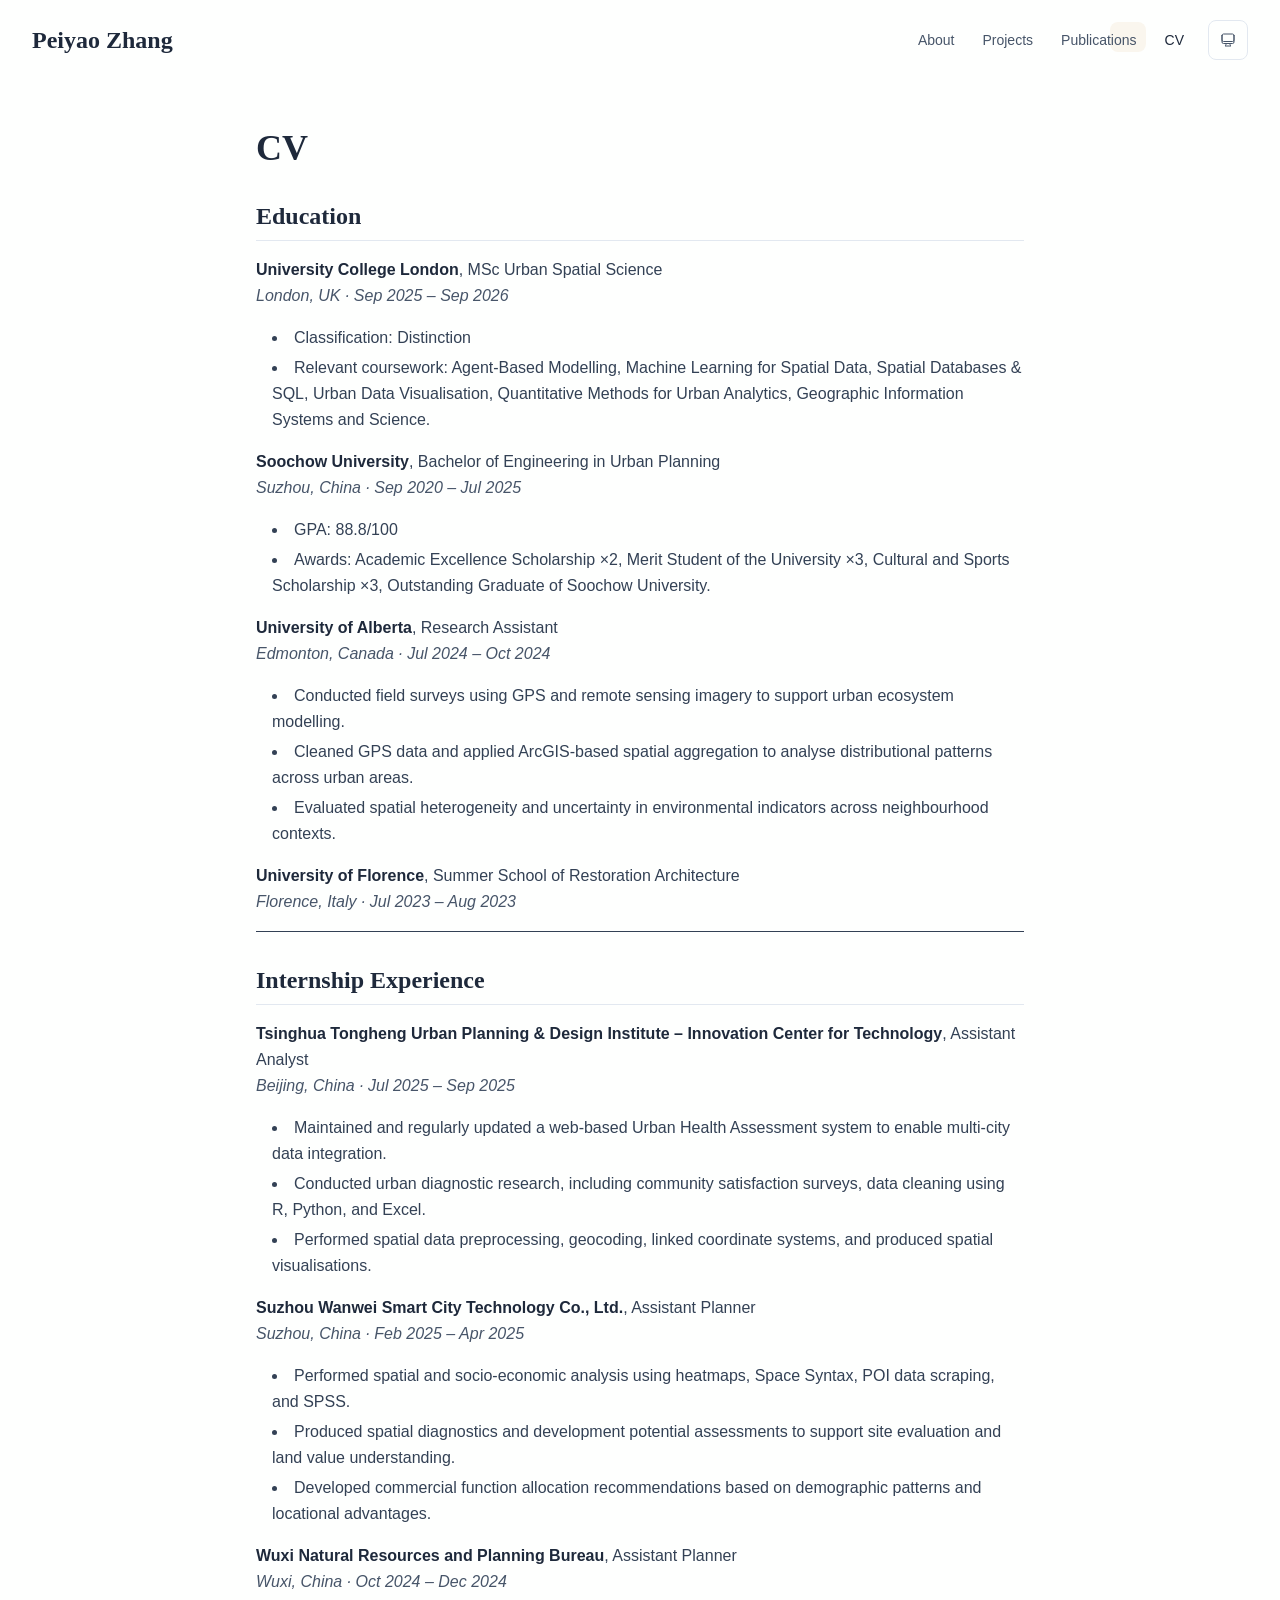
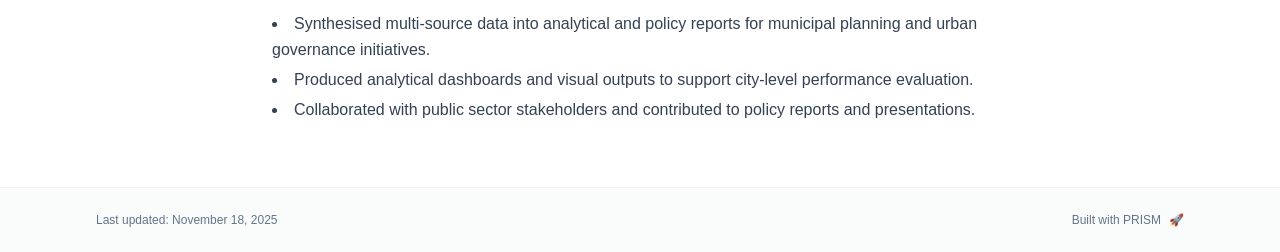
<file: cv/index.html>
<!DOCTYPE html><html lang="en" class="scroll-smooth"><head><meta charSet="utf-8"/><meta name="viewport" content="width=device-width, initial-scale=1"/><link rel="stylesheet" href="/_next/static/css/2b13b711794c996d.css" data-precedence="next"/><link rel="preload" as="script" fetchPriority="low" href="/_next/static/chunks/webpack-679b75d1c4c2027c.js"/><script src="/_next/static/chunks/4bd1b696-70b6d399998de86a.js" async=""></script><script src="/_next/static/chunks/684-5aaa8290a129f299.js" async=""></script><script src="/_next/static/chunks/main-app-1cc1a2dd22ad53a0.js" async=""></script><script src="/_next/static/chunks/461-a9a5d7b05a71d978.js" async=""></script><script src="/_next/static/chunks/874-6cc630662f3664af.js" async=""></script><script src="/_next/static/chunks/291-e39730cc9327e39b.js" async=""></script><script src="/_next/static/chunks/app/layout-bfbd24c51c0d42a9.js" async=""></script><script src="/_next/static/chunks/157-9af88413fc169af4.js" async=""></script><script src="/_next/static/chunks/748-e65c582f71fcde66.js" async=""></script><script src="/_next/static/chunks/app/%5Bslug%5D/page-e8c93450c40c66e4.js" async=""></script><link rel="icon" href="/favicon.svg" type="image/svg+xml"/><link rel="dns-prefetch" href="https://jialeliu.com"/><link rel="preconnect" href="https://jialeliu.com" crossorigin=""/><link rel="preload" as="font" type="font/woff2" href="https://jialeliu.com/fonts/georgiab.woff2" crossorigin=""/><script>
              try {
                const theme = localStorage.getItem('theme-storage');
                const parsed = theme ? JSON.parse(theme) : null;
                const setting = parsed?.state?.theme || 'system';
                const prefersDark = typeof window !== 'undefined' && window.matchMedia && window.matchMedia('(prefers-color-scheme: dark)').matches;
                const effective = setting === 'dark' ? 'dark' : (setting === 'light' ? 'light' : (prefersDark ? 'dark' : 'light'));
                var root = document.documentElement;
                root.classList.add(effective);
                root.setAttribute('data-theme', effective);
              } catch (e) {
                var root = document.documentElement;
                root.classList.add('light');
                root.setAttribute('data-theme', 'light');
              }
            </script><script>
    try {
      const cfg = {"enabled":false,"locales":["en"],"defaultLocale":"en","mode":"fixed","fixedLocale":"en","persist":false,"switcher":false,"labels":{"en":"English"}};
      const storageKey = 'locale-storage';
      const normalize = (value) => typeof value === 'string' ? value.trim().replace('_', '-').toLowerCase() : '';
      const matchLocale = (candidate) => {
        const normalized = normalize(candidate);
        if (!normalized) return null;
        if (cfg.locales.includes(normalized)) return normalized;
        const language = normalized.split('-')[0];
        if (cfg.locales.includes(language)) return language;
        return null;
      };

      let resolved = null;

      if (!cfg.enabled) {
        resolved = cfg.defaultLocale;
      } else if (cfg.persist) {
        resolved = matchLocale(localStorage.getItem(storageKey));
      }

      if (!resolved) {
        if (cfg.mode === 'fixed') {
          resolved = cfg.fixedLocale;
        } else {
          resolved = matchLocale(navigator.language);
        }
      }

      if (!resolved) {
        resolved = cfg.defaultLocale;
      }

      const root = document.documentElement;
      root.lang = resolved;
      root.setAttribute('data-locale', resolved);

      if (cfg.persist) {
        localStorage.setItem(storageKey, resolved);
      }
    } catch (e) {
      const root = document.documentElement;
      root.lang = 'en';
      root.setAttribute('data-locale', 'en');
    }
  </script><title>CV | Peiyao Zhang</title><meta name="author" content="Peiyao Zhang"/><meta name="keywords" content="Peiyao Zhang,PhD,Research,University College London"/><meta name="creator" content="Peiyao Zhang"/><meta name="publisher" content="Peiyao Zhang"/><meta property="og:title" content="Peiyao Zhang"/><meta property="og:description" content="Peiyao Zhang&#x27;s personal portfolio."/><meta property="og:site_name" content="Peiyao Zhang&#x27;s Academic Website"/><meta property="og:locale" content="en_US"/><meta property="og:type" content="website"/><meta name="twitter:card" content="summary"/><meta name="twitter:title" content="Peiyao Zhang"/><meta name="twitter:description" content="Peiyao Zhang&#x27;s personal portfolio."/><link rel="icon" href="/favicon.svg"/><script>document.querySelectorAll('body link[rel="icon"], body link[rel="apple-touch-icon"]').forEach(el => document.head.appendChild(el))</script><script src="/_next/static/chunks/polyfills-42372ed130431b0a.js" noModule=""></script></head><body class="font-sans antialiased"><div style="visibility:hidden"><nav class="fixed top-0 left-0 right-0 z-50" data-headlessui-state=""><div class="transition-all duration-300 ease-out bg-transparent" style="transform:translateY(-100px)"><div class="max-w-7xl mx-auto px-4 sm:px-6 lg:px-8"><div class="flex justify-between items-center h-16 lg:h-20"><div class="flex-shrink-0" tabindex="0"><a class="text-xl lg:text-2xl font-serif font-semibold text-primary hover:text-accent transition-colors duration-200" href="/">Peiyao Zhang</a></div><div class="hidden lg:block"><div class="ml-10 flex items-center space-x-3"><div class="relative flex items-baseline space-x-1"><a data-nav-href="/" class="relative px-3 py-2 text-sm font-medium rounded-lg transition-colors duration-150 text-neutral-600" href="/">About</a><a data-nav-href="/projects" class="relative px-3 py-2 text-sm font-medium rounded-lg transition-colors duration-150 text-neutral-600" href="/projects/">Projects</a><a data-nav-href="/publications" class="relative px-3 py-2 text-sm font-medium rounded-lg transition-colors duration-150 text-neutral-600" href="/publications/">Publications</a><a data-nav-href="/cv" class="relative px-3 py-2 text-sm font-medium rounded-lg transition-colors duration-150 text-primary" href="/cv/">CV</a></div><div class="flex items-center justify-center w-10 h-10 rounded-lg border border-neutral-200 dark:border-[rgba(148,163,184,0.24)] bg-background dark:bg-neutral-800"><div class="w-4 h-4 rounded-full bg-neutral-300 animate-pulse"></div></div></div></div><div class="lg:hidden flex items-center space-x-2"><div class="flex items-center justify-center w-10 h-10 rounded-lg border border-neutral-200 dark:border-[rgba(148,163,184,0.24)] bg-background dark:bg-neutral-800"><div class="w-4 h-4 rounded-full bg-neutral-300 animate-pulse"></div></div><button class="inline-flex items-center justify-center p-2 rounded-md text-neutral-600 hover:text-primary hover:bg-neutral-100 dark:hover:bg-neutral-800 focus:outline-none focus:ring-2 focus:ring-inset focus:ring-accent transition-colors duration-200" id="headlessui-disclosure-button-«R7pdb»" type="button" aria-expanded="false" data-headlessui-state=""><span class="sr-only">Open main menu</span><div><svg xmlns="http://www.w3.org/2000/svg" fill="none" viewBox="0 0 24 24" stroke-width="1.5" stroke="currentColor" aria-hidden="true" data-slot="icon" class="block h-6 w-6"><path stroke-linecap="round" stroke-linejoin="round" d="M3.75 6.75h16.5M3.75 12h16.5m-16.5 5.25h16.5"></path></svg></div></button></div></div></div></div></nav><main class="min-h-screen pt-16 lg:pt-20"><div class="max-w-4xl mx-auto px-4 sm:px-6 lg:px-8 py-12"><div class="max-w-3xl mx-auto" style="opacity:0;transform:translateY(20px)"><h1 class="text-4xl font-serif font-bold text-primary mb-4">CV</h1><div class="text-neutral-700 dark:text-neutral-600 leading-relaxed"><h2 class="text-2xl font-serif font-bold text-primary mt-8 mb-4 border-b border-neutral-200 dark:border-neutral-800 pb-2">Education</h2>
<p class="mb-4 last:mb-0"><strong class="font-semibold text-primary">University College London</strong>, MSc Urban Spatial Science<br/>
<em class="italic text-neutral-600 dark:text-neutral-500">London, UK · Sep 2025 – Sep 2026</em></p>
<ul class="list-disc list-inside mb-4 space-y-1 ml-4">
<li class="mb-1">Classification: Distinction</li>
<li class="mb-1">Relevant coursework: Agent-Based Modelling, Machine Learning for Spatial Data, Spatial Databases &amp; SQL, Urban Data Visualisation, Quantitative Methods for Urban Analytics, Geographic Information Systems and Science.</li>
</ul>
<p class="mb-4 last:mb-0"><strong class="font-semibold text-primary">Soochow University</strong>, Bachelor of Engineering in Urban Planning<br/>
<em class="italic text-neutral-600 dark:text-neutral-500">Suzhou, China · Sep 2020 – Jul 2025</em></p>
<ul class="list-disc list-inside mb-4 space-y-1 ml-4">
<li class="mb-1">GPA: 88.8/100</li>
<li class="mb-1">Awards: Academic Excellence Scholarship ×2, Merit Student of the University ×3, Cultural and Sports Scholarship ×3, Outstanding Graduate of Soochow University.</li>
</ul>
<p class="mb-4 last:mb-0"><strong class="font-semibold text-primary">University of Alberta</strong>, Research Assistant<br/>
<em class="italic text-neutral-600 dark:text-neutral-500">Edmonton, Canada · Jul 2024 – Oct 2024</em></p>
<ul class="list-disc list-inside mb-4 space-y-1 ml-4">
<li class="mb-1">Conducted field surveys using GPS and remote sensing imagery to support urban ecosystem modelling.</li>
<li class="mb-1">Cleaned GPS data and applied ArcGIS-based spatial aggregation to analyse distributional patterns across urban areas.</li>
<li class="mb-1">Evaluated spatial heterogeneity and uncertainty in environmental indicators across neighbourhood contexts.</li>
</ul>
<p class="mb-4 last:mb-0"><strong class="font-semibold text-primary">University of Florence</strong>, Summer School of Restoration Architecture<br/>
<em class="italic text-neutral-600 dark:text-neutral-500">Florence, Italy · Jul 2023 – Aug 2023</em></p>
<hr/>
<h2 class="text-2xl font-serif font-bold text-primary mt-8 mb-4 border-b border-neutral-200 dark:border-neutral-800 pb-2">Internship Experience</h2>
<p class="mb-4 last:mb-0"><strong class="font-semibold text-primary">Tsinghua Tongheng Urban Planning &amp; Design Institute – Innovation Center for Technology</strong>, Assistant Analyst<br/>
<em class="italic text-neutral-600 dark:text-neutral-500">Beijing, China · Jul 2025 – Sep 2025</em></p>
<ul class="list-disc list-inside mb-4 space-y-1 ml-4">
<li class="mb-1">Maintained and regularly updated a web-based Urban Health Assessment system to enable multi-city data integration.</li>
<li class="mb-1">Conducted urban diagnostic research, including community satisfaction surveys, data cleaning using R, Python, and Excel.</li>
<li class="mb-1">Performed spatial data preprocessing, geocoding, linked coordinate systems, and produced spatial visualisations.</li>
</ul>
<p class="mb-4 last:mb-0"><strong class="font-semibold text-primary">Suzhou Wanwei Smart City Technology Co., Ltd.</strong>, Assistant Planner<br/>
<em class="italic text-neutral-600 dark:text-neutral-500">Suzhou, China · Feb 2025 – Apr 2025</em></p>
<ul class="list-disc list-inside mb-4 space-y-1 ml-4">
<li class="mb-1">Performed spatial and socio-economic analysis using heatmaps, Space Syntax, POI data scraping, and SPSS.</li>
<li class="mb-1">Produced spatial diagnostics and development potential assessments to support site evaluation and land value understanding.</li>
<li class="mb-1">Developed commercial function allocation recommendations based on demographic patterns and locational advantages.</li>
</ul>
<p class="mb-4 last:mb-0"><strong class="font-semibold text-primary">Wuxi Natural Resources and Planning Bureau</strong>, Assistant Planner<br/>
<em class="italic text-neutral-600 dark:text-neutral-500">Wuxi, China · Oct 2024 – Dec 2024</em></p>
<ul class="list-disc list-inside mb-4 space-y-1 ml-4">
<li class="mb-1">Synthesised multi-source data into analytical and policy reports for municipal planning and urban governance initiatives.</li>
<li class="mb-1">Produced analytical dashboards and visual outputs to support city-level performance evaluation.</li>
<li class="mb-1">Collaborated with public sector stakeholders and contributed to policy reports and presentations.</li>
</ul></div></div></div><!--$--><!--/$--><!--$--><!--/$--></main><footer class="border-t border-neutral-200/50 bg-neutral-50/50 dark:bg-neutral-900/50 dark:border-neutral-700/50"><div class="max-w-6xl mx-auto px-4 sm:px-6 lg:px-8 py-6"><div class="flex flex-col sm:flex-row justify-between items-center gap-2"><p class="text-xs text-neutral-500">Last updated<!-- -->: <!-- -->November 18, 2025</p><p class="text-xs text-neutral-500 flex items-center"><a href="https://github.com/xyjoey/PRISM" target="_blank" rel="noopener noreferrer">Built with PRISM</a><span class="ml-2">🚀</span></p></div></div></footer></div><script src="/_next/static/chunks/webpack-679b75d1c4c2027c.js" async=""></script><script>(self.__next_f=self.__next_f||[]).push([0])</script><script>self.__next_f.push([1,"1:\"$Sreact.fragment\"\n3:I[3719,[\"461\",\"static/chunks/461-a9a5d7b05a71d978.js\",\"874\",\"static/chunks/874-6cc630662f3664af.js\",\"291\",\"static/chunks/291-e39730cc9327e39b.js\",\"177\",\"static/chunks/app/layout-bfbd24c51c0d42a9.js\"],\"ThemeProvider\"]\n4:I[310,[\"461\",\"static/chunks/461-a9a5d7b05a71d978.js\",\"874\",\"static/chunks/874-6cc630662f3664af.js\",\"291\",\"static/chunks/291-e39730cc9327e39b.js\",\"177\",\"static/chunks/app/layout-bfbd24c51c0d42a9.js\"],\"LocaleProvider\"]\n5:I[4574,[\"461\",\"static/chunks/461-a9a5d7b05a71d978.js\",\"874\",\"static/chunks/874-6cc630662f3664af.js\",\"291\",\"static/chunks/291-e39730cc9327e39b.js\",\"177\",\"static/chunks/app/layout-bfbd24c51c0d42a9.js\"],\"default\"]\n6:I[7555,[],\"\"]\n7:I[1295,[],\"\"]\n8:I[2548,[\"461\",\"static/chunks/461-a9a5d7b05a71d978.js\",\"874\",\"static/chunks/874-6cc630662f3664af.js\",\"291\",\"static/chunks/291-e39730cc9327e39b.js\",\"177\",\"static/chunks/app/layout-bfbd24c51c0d42a9.js\"],\"default\"]\na:I[9665,[],\"MetadataBoundary\"]\nc:I[9665,[],\"OutletBoundary\"]\nf:I[4911,[],\"AsyncMetadataOutlet\"]\n11:I[9665,[],\"ViewportBoundary\"]\n13:I[6614,[],\"\"]\n:HL[\"/_next/static/css/2b13b711794c996d.css\",\"style\"]\n2:T5c8,\n    try {\n      const cfg = {\"enabled\":false,\"locales\":[\"en\"],\"defaultLocale\":\"en\",\"mode\":\"fixed\",\"fixedLocale\":\"en\",\"persist\":false,\"switcher\":false,\"labels\":{\"en\":\"English\"}};\n      const storageKey = 'locale-storage';\n      const normalize = (value) =\u003e typeof value === 'string' ? value.trim().replace('_', '-').toLowerCase() : '';\n      const matchLocale = (candidate) =\u003e {\n        const normalized = normalize(candidate);\n        if (!normalized) return null;\n        if (cfg.locales.includes(normalized)) return normalized;\n        const language = normalized.split('-')[0];\n        if (cfg.locales.includes(language)) return language;\n        return null;\n      };\n\n      let resolved = null;\n\n      if (!cfg.enabled) {\n        resolved = cfg.defaultLocale;\n      } else if (cfg.persist) {\n        resolved = matchLocale(localStorage.getItem(storageKey));\n      }\n\n      if (!resolved) {\n        if (cfg.mode === 'f"])</script><script>self.__next_f.push([1,"ixed') {\n          resolved = cfg.fixedLocale;\n        } else {\n          resolved = matchLocale(navigator.language);\n        }\n      }\n\n      if (!resolved) {\n        resolved = cfg.defaultLocale;\n      }\n\n      const root = document.documentElement;\n      root.lang = resolved;\n      root.setAttribute('data-locale', resolved);\n\n      if (cfg.persist) {\n        localStorage.setItem(storageKey, resolved);\n      }\n    } catch (e) {\n      const root = document.documentElement;\n      root.lang = 'en';\n      root.setAttribute('data-locale', 'en');\n    }\n  "])</script><script>self.__next_f.push([1,"0:{\"P\":null,\"b\":\"ci8MjIvuAy3I0jiQqvOJQ\",\"p\":\"\",\"c\":[\"\",\"cv\",\"\"],\"i\":false,\"f\":[[[\"\",{\"children\":[[\"slug\",\"cv\",\"d\"],{\"children\":[\"__PAGE__\",{}]}]},\"$undefined\",\"$undefined\",true],[\"\",[\"$\",\"$1\",\"c\",{\"children\":[[[\"$\",\"link\",\"0\",{\"rel\":\"stylesheet\",\"href\":\"/_next/static/css/2b13b711794c996d.css\",\"precedence\":\"next\",\"crossOrigin\":\"$undefined\",\"nonce\":\"$undefined\"}]],[\"$\",\"html\",null,{\"lang\":\"en\",\"className\":\"scroll-smooth\",\"suppressHydrationWarning\":true,\"children\":[[\"$\",\"head\",null,{\"children\":[[\"$\",\"link\",null,{\"rel\":\"icon\",\"href\":\"/favicon.svg\",\"type\":\"image/svg+xml\"}],[\"$\",\"link\",null,{\"rel\":\"dns-prefetch\",\"href\":\"https://jialeliu.com\"}],[\"$\",\"link\",null,{\"rel\":\"preconnect\",\"href\":\"https://jialeliu.com\",\"crossOrigin\":\"\"}],[\"$\",\"link\",null,{\"rel\":\"preload\",\"as\":\"font\",\"type\":\"font/woff2\",\"href\":\"https://jialeliu.com/fonts/georgiab.woff2\",\"crossOrigin\":\"\"}],[\"$\",\"script\",null,{\"dangerouslySetInnerHTML\":{\"__html\":\"\\n              try {\\n                const theme = localStorage.getItem('theme-storage');\\n                const parsed = theme ? JSON.parse(theme) : null;\\n                const setting = parsed?.state?.theme || 'system';\\n                const prefersDark = typeof window !== 'undefined' \u0026\u0026 window.matchMedia \u0026\u0026 window.matchMedia('(prefers-color-scheme: dark)').matches;\\n                const effective = setting === 'dark' ? 'dark' : (setting === 'light' ? 'light' : (prefersDark ? 'dark' : 'light'));\\n                var root = document.documentElement;\\n                root.classList.add(effective);\\n                root.setAttribute('data-theme', effective);\\n              } catch (e) {\\n                var root = document.documentElement;\\n                root.classList.add('light');\\n                root.setAttribute('data-theme', 'light');\\n              }\\n            \"}}],[\"$\",\"script\",null,{\"dangerouslySetInnerHTML\":{\"__html\":\"$2\"}}]]}],[\"$\",\"body\",null,{\"className\":\"font-sans antialiased\",\"children\":[\"$\",\"$L3\",null,{\"children\":[\"$\",\"$L4\",null,{\"config\":{\"enabled\":false,\"locales\":[\"en\"],\"defaultLocale\":\"en\",\"mode\":\"fixed\",\"fixedLocale\":\"en\",\"persist\":false,\"switcher\":false,\"labels\":{\"en\":\"English\"}},\"children\":[[\"$\",\"$L5\",null,{\"items\":[{\"title\":\"About\",\"type\":\"page\",\"target\":\"about\",\"href\":\"/\"},{\"title\":\"Projects\",\"type\":\"page\",\"target\":\"projects\",\"href\":\"/projects\"},{\"title\":\"Publications\",\"type\":\"page\",\"target\":\"publications\",\"href\":\"/publications\"},{\"title\":\"CV\",\"type\":\"page\",\"target\":\"cv\",\"href\":\"/cv\"}],\"siteTitle\":\"Peiyao Zhang\",\"enableOnePageMode\":false,\"i18n\":\"$0:f:0:1:1:props:children:1:props:children:1:props:children:props:children:props:config\",\"itemsByLocale\":{\"en\":[{\"title\":\"About\",\"type\":\"page\",\"target\":\"about\",\"href\":\"/\"},{\"title\":\"Projects\",\"type\":\"page\",\"target\":\"projects\",\"href\":\"/projects\"},{\"title\":\"Publications\",\"type\":\"page\",\"target\":\"publications\",\"href\":\"/publications\"},{\"title\":\"CV\",\"type\":\"page\",\"target\":\"cv\",\"href\":\"/cv\"}]},\"siteTitleByLocale\":{\"en\":\"Peiyao Zhang\"}}],[\"$\",\"main\",null,{\"className\":\"min-h-screen pt-16 lg:pt-20\",\"children\":[\"$\",\"$L6\",null,{\"parallelRouterKey\":\"children\",\"error\":\"$undefined\",\"errorStyles\":\"$undefined\",\"errorScripts\":\"$undefined\",\"template\":[\"$\",\"$L7\",null,{}],\"templateStyles\":\"$undefined\",\"templateScripts\":\"$undefined\",\"notFound\":[[[\"$\",\"title\",null,{\"children\":\"404: This page could not be found.\"}],[\"$\",\"div\",null,{\"style\":{\"fontFamily\":\"system-ui,\\\"Segoe UI\\\",Roboto,Helvetica,Arial,sans-serif,\\\"Apple Color Emoji\\\",\\\"Segoe UI Emoji\\\"\",\"height\":\"100vh\",\"textAlign\":\"center\",\"display\":\"flex\",\"flexDirection\":\"column\",\"alignItems\":\"center\",\"justifyContent\":\"center\"},\"children\":[\"$\",\"div\",null,{\"children\":[[\"$\",\"style\",null,{\"dangerouslySetInnerHTML\":{\"__html\":\"body{color:#000;background:#fff;margin:0}.next-error-h1{border-right:1px solid rgba(0,0,0,.3)}@media (prefers-color-scheme:dark){body{color:#fff;background:#000}.next-error-h1{border-right:1px solid rgba(255,255,255,.3)}}\"}}],[\"$\",\"h1\",null,{\"className\":\"next-error-h1\",\"style\":{\"display\":\"inline-block\",\"margin\":\"0 20px 0 0\",\"padding\":\"0 23px 0 0\",\"fontSize\":24,\"fontWeight\":500,\"verticalAlign\":\"top\",\"lineHeight\":\"49px\"},\"children\":404}],[\"$\",\"div\",null,{\"style\":{\"display\":\"inline-block\"},\"children\":[\"$\",\"h2\",null,{\"style\":{\"fontSize\":14,\"fontWeight\":400,\"lineHeight\":\"49px\",\"margin\":0},\"children\":\"This page could not be found.\"}]}]]}]}]],[]],\"forbidden\":\"$undefined\",\"unauthorized\":\"$undefined\"}]}],[\"$\",\"$L8\",null,{\"lastUpdated\":\"November 18, 2025\",\"lastUpdatedByLocale\":{\"en\":\"November 18, 2025\"},\"defaultLocale\":\"en\"}]]}]}]}]]}]]}],{\"children\":[[\"slug\",\"cv\",\"d\"],[\"$\",\"$1\",\"c\",{\"children\":[null,[\"$\",\"$L6\",null,{\"parallelRouterKey\":\"children\",\"error\":\"$undefined\",\"errorStyles\":\"$undefined\",\"errorScripts\":\"$undefined\",\"template\":[\"$\",\"$L7\",null,{}],\"templateStyles\":\"$undefined\",\"templateScripts\":\"$undefined\",\"notFound\":\"$undefined\",\"forbidden\":\"$undefined\",\"unauthorized\":\"$undefined\"}]]}],{\"children\":[\"__PAGE__\",[\"$\",\"$1\",\"c\",{\"children\":[\"$L9\",[\"$\",\"$La\",null,{\"children\":\"$Lb\"}],null,[\"$\",\"$Lc\",null,{\"children\":[\"$Ld\",\"$Le\",[\"$\",\"$Lf\",null,{\"promise\":\"$@10\"}]]}]]}],{},null,false]},null,false]},null,false],[\"$\",\"$1\",\"h\",{\"children\":[null,[\"$\",\"$1\",\"F56oZ3H0VqU4wbHm0hfj5\",{\"children\":[[\"$\",\"$L11\",null,{\"children\":\"$L12\"}],null]}],null]}],false]],\"m\":\"$undefined\",\"G\":[\"$13\",\"$undefined\"],\"s\":false,\"S\":true}\n"])</script><script>self.__next_f.push([1,"14:\"$Sreact.suspense\"\n15:I[4911,[],\"AsyncMetadata\"]\n17:I[2382,[\"461\",\"static/chunks/461-a9a5d7b05a71d978.js\",\"157\",\"static/chunks/157-9af88413fc169af4.js\",\"748\",\"static/chunks/748-e65c582f71fcde66.js\",\"182\",\"static/chunks/app/%5Bslug%5D/page-e8c93450c40c66e4.js\"],\"default\"]\nb:[\"$\",\"$14\",null,{\"fallback\":null,\"children\":[\"$\",\"$L15\",null,{\"promise\":\"$@16\"}]}]\n18:Ta45,"])</script><script>self.__next_f.push([1,"## Education\n\n**University College London**, MSc Urban Spatial Science  \n*London, UK · Sep 2025 – Sep 2026*\n\n- Classification: Distinction\n- Relevant coursework: Agent-Based Modelling, Machine Learning for Spatial Data, Spatial Databases \u0026 SQL, Urban Data Visualisation, Quantitative Methods for Urban Analytics, Geographic Information Systems and Science.\n\n**Soochow University**, Bachelor of Engineering in Urban Planning  \n*Suzhou, China · Sep 2020 – Jul 2025*\n\n- GPA: 88.8/100\n- Awards: Academic Excellence Scholarship ×2, Merit Student of the University ×3, Cultural and Sports Scholarship ×3, Outstanding Graduate of Soochow University.\n\n**University of Alberta**, Research Assistant  \n*Edmonton, Canada · Jul 2024 – Oct 2024*\n\n- Conducted field surveys using GPS and remote sensing imagery to support urban ecosystem modelling.\n- Cleaned GPS data and applied ArcGIS-based spatial aggregation to analyse distributional patterns across urban areas.\n- Evaluated spatial heterogeneity and uncertainty in environmental indicators across neighbourhood contexts.\n\n**University of Florence**, Summer School of Restoration Architecture  \n*Florence, Italy · Jul 2023 – Aug 2023*\n\n---\n\n## Internship Experience\n\n**Tsinghua Tongheng Urban Planning \u0026 Design Institute – Innovation Center for Technology**, Assistant Analyst  \n*Beijing, China · Jul 2025 – Sep 2025*\n\n- Maintained and regularly updated a web-based Urban Health Assessment system to enable multi-city data integration.\n- Conducted urban diagnostic research, including community satisfaction surveys, data cleaning using R, Python, and Excel.\n- Performed spatial data preprocessing, geocoding, linked coordinate systems, and produced spatial visualisations.\n\n**Suzhou Wanwei Smart City Technology Co., Ltd.**, Assistant Planner  \n*Suzhou, China · Feb 2025 – Apr 2025*\n\n- Performed spatial and socio-economic analysis using heatmaps, Space Syntax, POI data scraping, and SPSS.\n- Produced spatial diagnostics and development potential assessments to support site evaluation and land value understanding.\n- Developed commercial function allocation recommendations based on demographic patterns and locational advantages.\n\n**Wuxi Natural Resources and Planning Bureau**, Assistant Planner  \n*Wuxi, China · Oct 2024 – Dec 2024*\n\n- Synthesised multi-source data into analytical and policy reports for municipal planning and urban governance initiatives.\n- Produced analytical dashboards and visual outputs to support city-level performance evaluation.\n- Collaborated with public sector stakeholders and contributed to policy reports and presentations.\n"])</script><script>self.__next_f.push([1,"9:[\"$\",\"$L17\",null,{\"dataByLocale\":{\"en\":{\"type\":\"text\",\"config\":{\"type\":\"text\",\"title\":\"CV\",\"source\":\"cv.md\"},\"content\":\"$18\"}},\"defaultLocale\":\"en\"}]\n"])</script><script>self.__next_f.push([1,"e:null\n"])</script><script>self.__next_f.push([1,"12:[[\"$\",\"meta\",\"0\",{\"charSet\":\"utf-8\"}],[\"$\",\"meta\",\"1\",{\"name\":\"viewport\",\"content\":\"width=device-width, initial-scale=1\"}]]\nd:null\n"])</script><script>self.__next_f.push([1,"16:{\"metadata\":[[\"$\",\"title\",\"0\",{\"children\":\"CV | Peiyao Zhang\"}],[\"$\",\"meta\",\"1\",{\"name\":\"author\",\"content\":\"Peiyao Zhang\"}],[\"$\",\"meta\",\"2\",{\"name\":\"keywords\",\"content\":\"Peiyao Zhang,PhD,Research,University College London\"}],[\"$\",\"meta\",\"3\",{\"name\":\"creator\",\"content\":\"Peiyao Zhang\"}],[\"$\",\"meta\",\"4\",{\"name\":\"publisher\",\"content\":\"Peiyao Zhang\"}],[\"$\",\"meta\",\"5\",{\"property\":\"og:title\",\"content\":\"Peiyao Zhang\"}],[\"$\",\"meta\",\"6\",{\"property\":\"og:description\",\"content\":\"Peiyao Zhang's personal portfolio.\"}],[\"$\",\"meta\",\"7\",{\"property\":\"og:site_name\",\"content\":\"Peiyao Zhang's Academic Website\"}],[\"$\",\"meta\",\"8\",{\"property\":\"og:locale\",\"content\":\"en_US\"}],[\"$\",\"meta\",\"9\",{\"property\":\"og:type\",\"content\":\"website\"}],[\"$\",\"meta\",\"10\",{\"name\":\"twitter:card\",\"content\":\"summary\"}],[\"$\",\"meta\",\"11\",{\"name\":\"twitter:title\",\"content\":\"Peiyao Zhang\"}],[\"$\",\"meta\",\"12\",{\"name\":\"twitter:description\",\"content\":\"Peiyao Zhang's personal portfolio.\"}],[\"$\",\"link\",\"13\",{\"rel\":\"icon\",\"href\":\"/favicon.svg\"}]],\"error\":null,\"digest\":\"$undefined\"}\n10:{\"metadata\":\"$16:metadata\",\"error\":null,\"digest\":\"$undefined\"}\n"])</script></body></html>
</file>
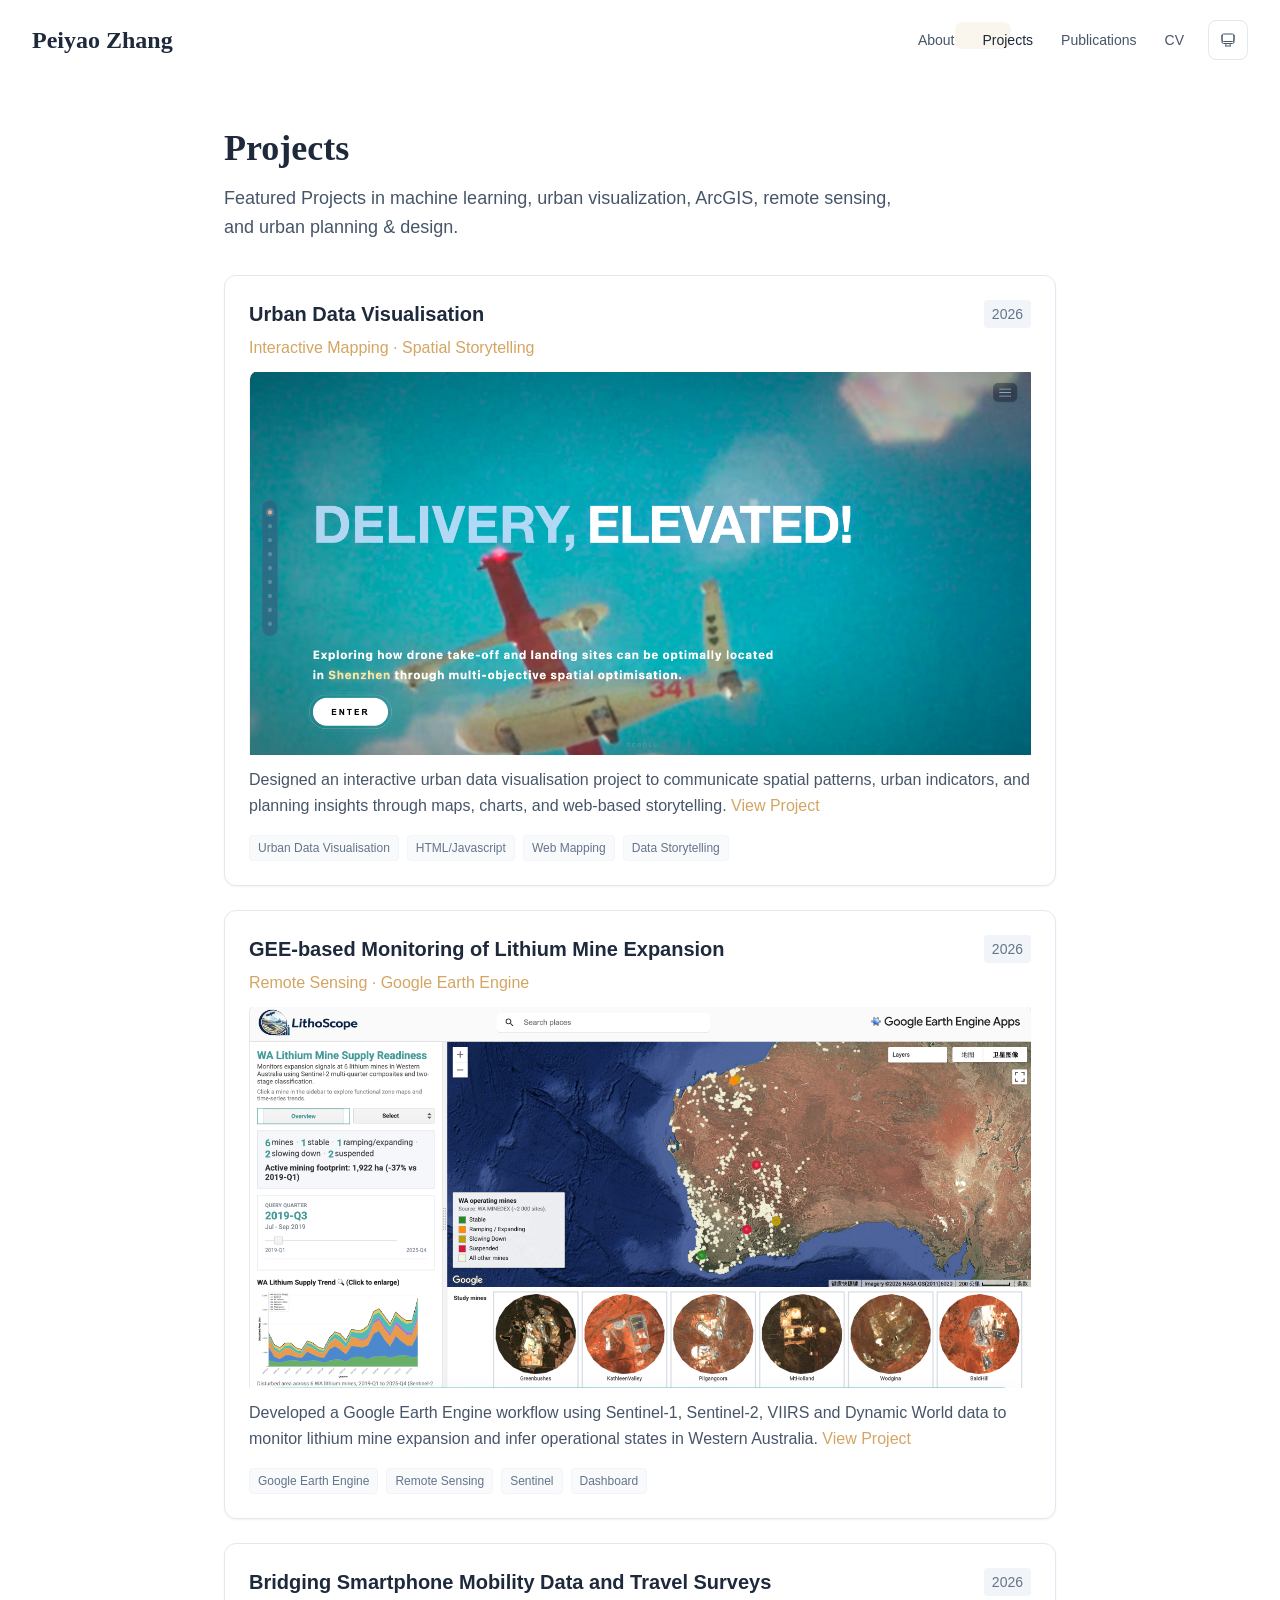
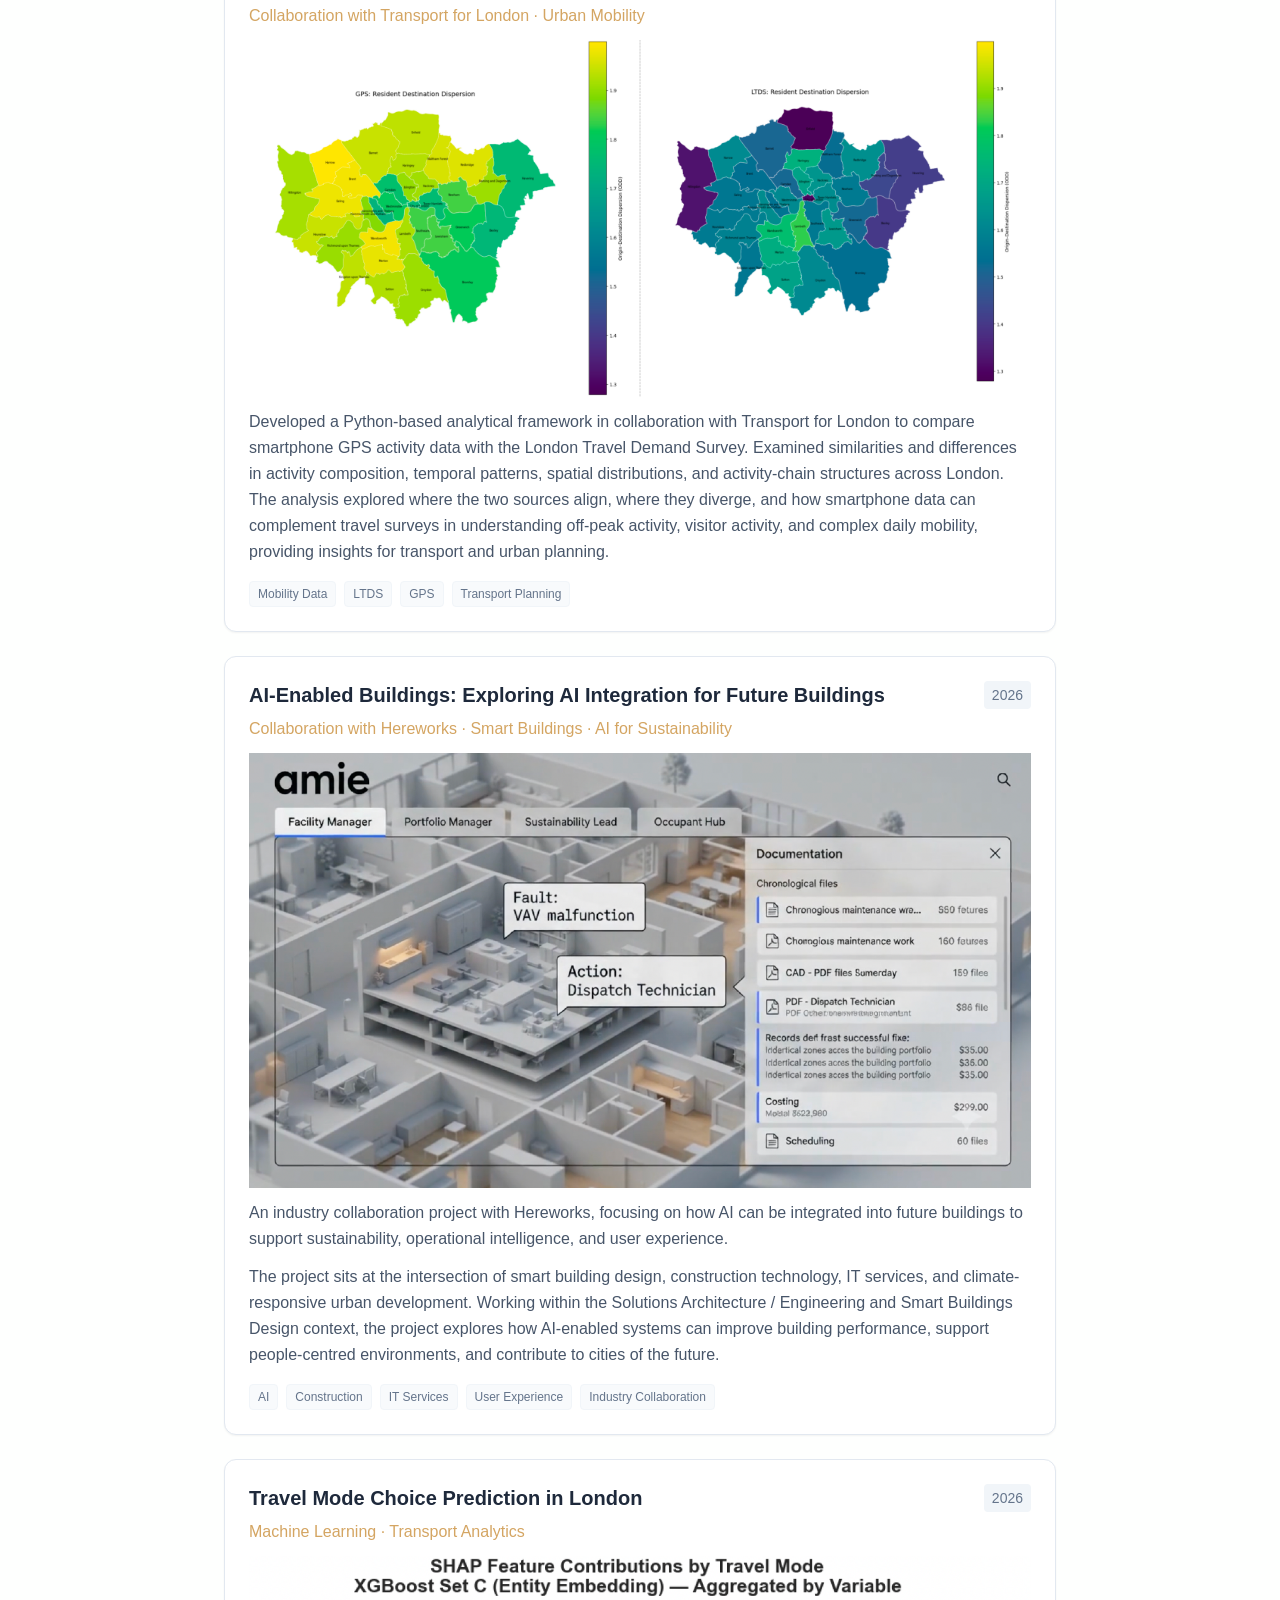
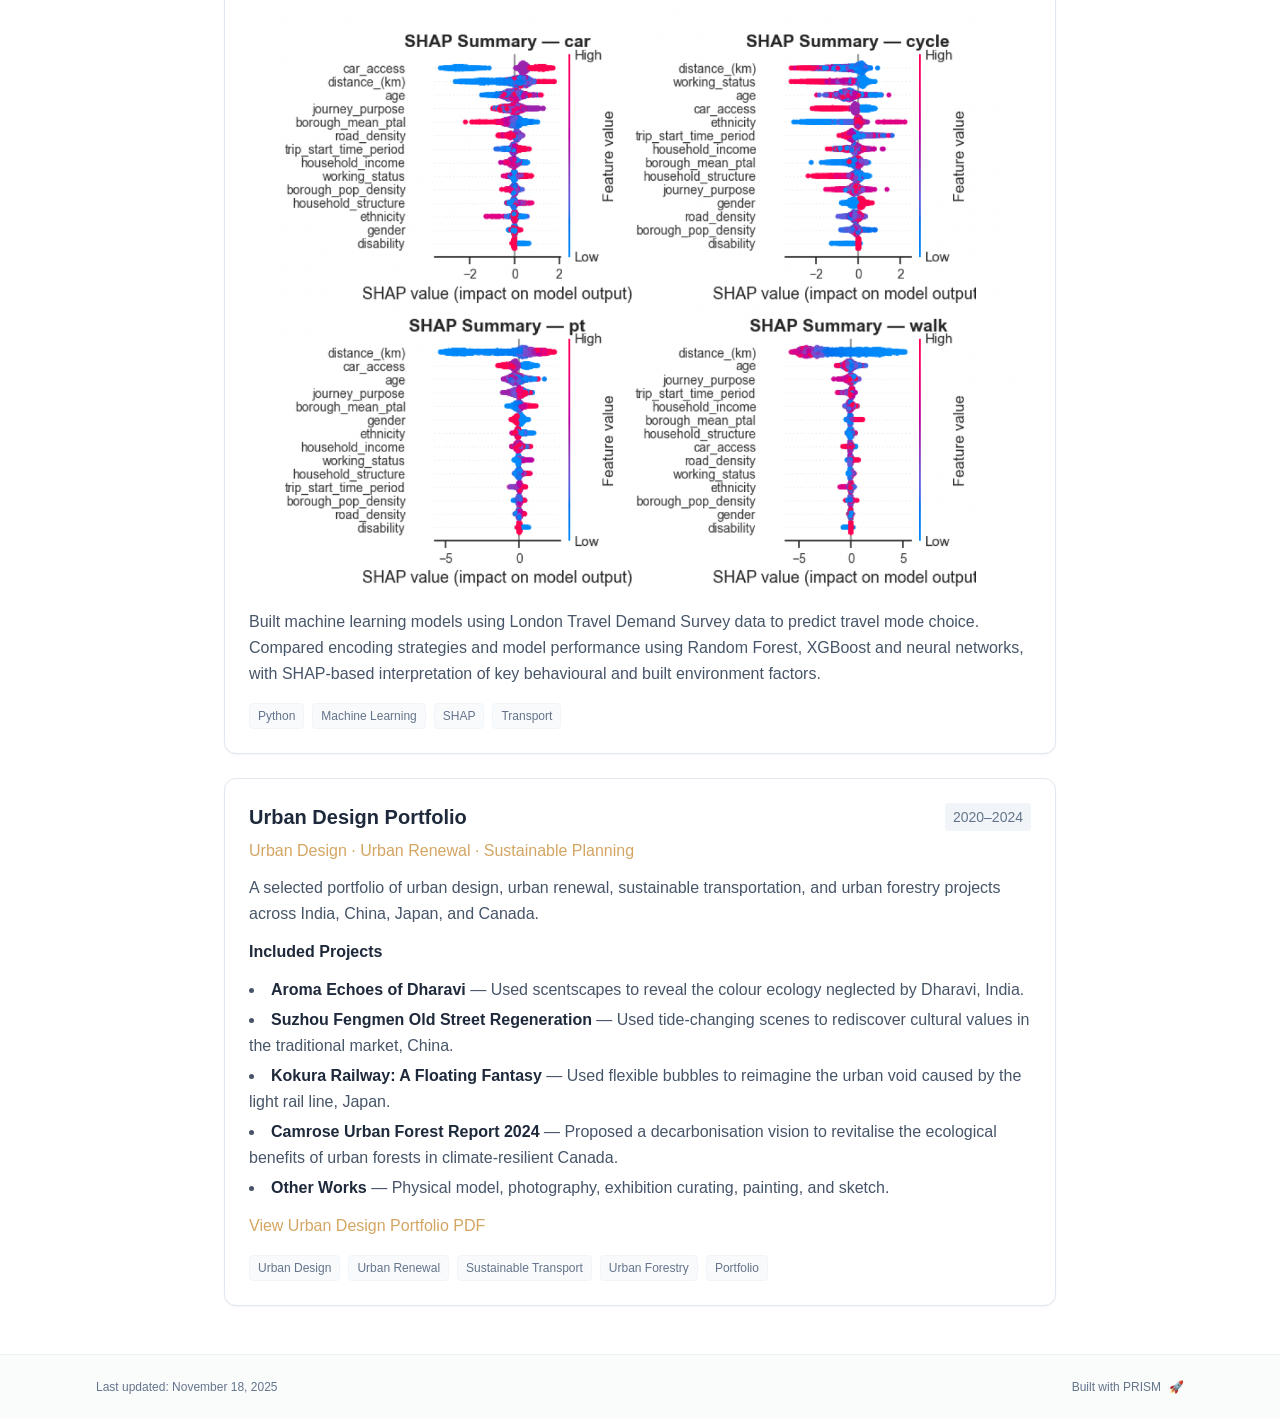
<file: projects/index.html>
<!DOCTYPE html><html lang="en" class="scroll-smooth"><head><meta charSet="utf-8"/><meta name="viewport" content="width=device-width, initial-scale=1"/><link rel="preload" as="image" href="/images/urban-visualisation.png"/><link rel="preload" as="image" href="/images/gee-lithium.png"/><link rel="preload" as="image" href="/images/dissertation-map.png"/><link rel="preload" as="image" href="/images/ai-buildings.png"/><link rel="preload" as="image" href="/images/travel-mode.png"/><link rel="stylesheet" href="/_next/static/css/2b13b711794c996d.css" data-precedence="next"/><link rel="preload" as="script" fetchPriority="low" href="/_next/static/chunks/webpack-679b75d1c4c2027c.js"/><script src="/_next/static/chunks/4bd1b696-70b6d399998de86a.js" async=""></script><script src="/_next/static/chunks/684-5aaa8290a129f299.js" async=""></script><script src="/_next/static/chunks/main-app-1cc1a2dd22ad53a0.js" async=""></script><script src="/_next/static/chunks/461-a9a5d7b05a71d978.js" async=""></script><script src="/_next/static/chunks/874-6cc630662f3664af.js" async=""></script><script src="/_next/static/chunks/291-e39730cc9327e39b.js" async=""></script><script src="/_next/static/chunks/app/layout-bfbd24c51c0d42a9.js" async=""></script><script src="/_next/static/chunks/157-9af88413fc169af4.js" async=""></script><script src="/_next/static/chunks/748-e65c582f71fcde66.js" async=""></script><script src="/_next/static/chunks/app/%5Bslug%5D/page-e8c93450c40c66e4.js" async=""></script><link rel="icon" href="/favicon.svg" type="image/svg+xml"/><link rel="dns-prefetch" href="https://jialeliu.com"/><link rel="preconnect" href="https://jialeliu.com" crossorigin=""/><link rel="preload" as="font" type="font/woff2" href="https://jialeliu.com/fonts/georgiab.woff2" crossorigin=""/><script>
              try {
                const theme = localStorage.getItem('theme-storage');
                const parsed = theme ? JSON.parse(theme) : null;
                const setting = parsed?.state?.theme || 'system';
                const prefersDark = typeof window !== 'undefined' && window.matchMedia && window.matchMedia('(prefers-color-scheme: dark)').matches;
                const effective = setting === 'dark' ? 'dark' : (setting === 'light' ? 'light' : (prefersDark ? 'dark' : 'light'));
                var root = document.documentElement;
                root.classList.add(effective);
                root.setAttribute('data-theme', effective);
              } catch (e) {
                var root = document.documentElement;
                root.classList.add('light');
                root.setAttribute('data-theme', 'light');
              }
            </script><script>
    try {
      const cfg = {"enabled":false,"locales":["en"],"defaultLocale":"en","mode":"fixed","fixedLocale":"en","persist":false,"switcher":false,"labels":{"en":"English"}};
      const storageKey = 'locale-storage';
      const normalize = (value) => typeof value === 'string' ? value.trim().replace('_', '-').toLowerCase() : '';
      const matchLocale = (candidate) => {
        const normalized = normalize(candidate);
        if (!normalized) return null;
        if (cfg.locales.includes(normalized)) return normalized;
        const language = normalized.split('-')[0];
        if (cfg.locales.includes(language)) return language;
        return null;
      };

      let resolved = null;

      if (!cfg.enabled) {
        resolved = cfg.defaultLocale;
      } else if (cfg.persist) {
        resolved = matchLocale(localStorage.getItem(storageKey));
      }

      if (!resolved) {
        if (cfg.mode === 'fixed') {
          resolved = cfg.fixedLocale;
        } else {
          resolved = matchLocale(navigator.language);
        }
      }

      if (!resolved) {
        resolved = cfg.defaultLocale;
      }

      const root = document.documentElement;
      root.lang = resolved;
      root.setAttribute('data-locale', resolved);

      if (cfg.persist) {
        localStorage.setItem(storageKey, resolved);
      }
    } catch (e) {
      const root = document.documentElement;
      root.lang = 'en';
      root.setAttribute('data-locale', 'en');
    }
  </script><title>Projects | Peiyao Zhang</title><meta name="description" content="Featured Projects in machine learning, urban visualization, ArcGIS, remote sensing, and urban planning &amp; design."/><meta name="author" content="Peiyao Zhang"/><meta name="keywords" content="Peiyao Zhang,PhD,Research,University College London"/><meta name="creator" content="Peiyao Zhang"/><meta name="publisher" content="Peiyao Zhang"/><meta property="og:title" content="Peiyao Zhang"/><meta property="og:description" content="Peiyao Zhang&#x27;s personal portfolio."/><meta property="og:site_name" content="Peiyao Zhang&#x27;s Academic Website"/><meta property="og:locale" content="en_US"/><meta property="og:type" content="website"/><meta name="twitter:card" content="summary"/><meta name="twitter:title" content="Peiyao Zhang"/><meta name="twitter:description" content="Peiyao Zhang&#x27;s personal portfolio."/><link rel="icon" href="/favicon.svg"/><script>document.querySelectorAll('body link[rel="icon"], body link[rel="apple-touch-icon"]').forEach(el => document.head.appendChild(el))</script><script src="/_next/static/chunks/polyfills-42372ed130431b0a.js" noModule=""></script></head><body class="font-sans antialiased"><div style="visibility:hidden"><nav class="fixed top-0 left-0 right-0 z-50" data-headlessui-state=""><div class="transition-all duration-300 ease-out bg-transparent" style="transform:translateY(-100px)"><div class="max-w-7xl mx-auto px-4 sm:px-6 lg:px-8"><div class="flex justify-between items-center h-16 lg:h-20"><div class="flex-shrink-0" tabindex="0"><a class="text-xl lg:text-2xl font-serif font-semibold text-primary hover:text-accent transition-colors duration-200" href="/">Peiyao Zhang</a></div><div class="hidden lg:block"><div class="ml-10 flex items-center space-x-3"><div class="relative flex items-baseline space-x-1"><a data-nav-href="/" class="relative px-3 py-2 text-sm font-medium rounded-lg transition-colors duration-150 text-neutral-600" href="/">About</a><a data-nav-href="/projects" class="relative px-3 py-2 text-sm font-medium rounded-lg transition-colors duration-150 text-primary" href="/projects/">Projects</a><a data-nav-href="/publications" class="relative px-3 py-2 text-sm font-medium rounded-lg transition-colors duration-150 text-neutral-600" href="/publications/">Publications</a><a data-nav-href="/cv" class="relative px-3 py-2 text-sm font-medium rounded-lg transition-colors duration-150 text-neutral-600" href="/cv/">CV</a></div><div class="flex items-center justify-center w-10 h-10 rounded-lg border border-neutral-200 dark:border-[rgba(148,163,184,0.24)] bg-background dark:bg-neutral-800"><div class="w-4 h-4 rounded-full bg-neutral-300 animate-pulse"></div></div></div></div><div class="lg:hidden flex items-center space-x-2"><div class="flex items-center justify-center w-10 h-10 rounded-lg border border-neutral-200 dark:border-[rgba(148,163,184,0.24)] bg-background dark:bg-neutral-800"><div class="w-4 h-4 rounded-full bg-neutral-300 animate-pulse"></div></div><button class="inline-flex items-center justify-center p-2 rounded-md text-neutral-600 hover:text-primary hover:bg-neutral-100 dark:hover:bg-neutral-800 focus:outline-none focus:ring-2 focus:ring-inset focus:ring-accent transition-colors duration-200" id="headlessui-disclosure-button-«R7pdb»" type="button" aria-expanded="false" data-headlessui-state=""><span class="sr-only">Open main menu</span><div><svg xmlns="http://www.w3.org/2000/svg" fill="none" viewBox="0 0 24 24" stroke-width="1.5" stroke="currentColor" aria-hidden="true" data-slot="icon" class="block h-6 w-6"><path stroke-linecap="round" stroke-linejoin="round" d="M3.75 6.75h16.5M3.75 12h16.5m-16.5 5.25h16.5"></path></svg></div></button></div></div></div></div></nav><main class="min-h-screen pt-16 lg:pt-20"><div class="max-w-4xl mx-auto px-4 sm:px-6 lg:px-8 py-12"><div style="opacity:0;transform:translateY(20px)"><div class="mb-8"><h1 class="text-4xl font-serif font-bold text-primary mb-4">Projects</h1><div class="text-lg text-neutral-600 dark:text-neutral-500 max-w-2xl leading-relaxed"><p class="mb-3 last:mb-0">Featured Projects in machine learning, urban visualization, ArcGIS, remote sensing, and urban planning &amp; design.</p></div></div><div class="grid gap-6"><div class="bg-white dark:bg-neutral-900 p-6 rounded-xl shadow-sm border border-neutral-200 dark:border-neutral-800 hover:shadow-lg transition-all duration-200 hover:scale-[1.01]" style="opacity:0;transform:translateY(20px)"><div class="flex justify-between items-start mb-2"><h3 class="text-xl font-semibold text-primary">Urban Data Visualisation</h3><span class="text-sm text-neutral-500 font-medium bg-neutral-100 dark:bg-neutral-800 px-2 py-1 rounded">2026</span></div><p class="text-base text-accent font-medium mb-3">Interactive Mapping · Spatial Storytelling</p><div class="text-base text-neutral-600 dark:text-neutral-500 leading-relaxed"><p class="mb-3 last:mb-0"><img src="/images/urban-visualisation.png" alt="Urban Data Visualisation"/></p>
<p class="mb-3 last:mb-0">Designed an interactive urban data visualisation project to communicate spatial patterns, urban indicators, and planning insights through maps, charts, and web-based storytelling. <a href="https://xinruiqi.github.io/CASA0029-Data-Visualization-Group-Work/#/" node="[object Object]" target="_blank" rel="noopener noreferrer" class="text-accent font-medium transition-all duration-200 rounded hover:bg-accent/10 hover:shadow-sm">View Project</a></p></div><div class="flex flex-wrap gap-2 mt-4"><span class="text-xs text-neutral-500 bg-neutral-50 dark:bg-neutral-800/50 px-2 py-1 rounded border border-neutral-100 dark:border-neutral-800">Urban Data Visualisation</span><span class="text-xs text-neutral-500 bg-neutral-50 dark:bg-neutral-800/50 px-2 py-1 rounded border border-neutral-100 dark:border-neutral-800">HTML/Javascript</span><span class="text-xs text-neutral-500 bg-neutral-50 dark:bg-neutral-800/50 px-2 py-1 rounded border border-neutral-100 dark:border-neutral-800">Web Mapping</span><span class="text-xs text-neutral-500 bg-neutral-50 dark:bg-neutral-800/50 px-2 py-1 rounded border border-neutral-100 dark:border-neutral-800">Data Storytelling</span></div></div><div class="bg-white dark:bg-neutral-900 p-6 rounded-xl shadow-sm border border-neutral-200 dark:border-neutral-800 hover:shadow-lg transition-all duration-200 hover:scale-[1.01]" style="opacity:0;transform:translateY(20px)"><div class="flex justify-between items-start mb-2"><h3 class="text-xl font-semibold text-primary">GEE-based Monitoring of Lithium Mine Expansion</h3><span class="text-sm text-neutral-500 font-medium bg-neutral-100 dark:bg-neutral-800 px-2 py-1 rounded">2026</span></div><p class="text-base text-accent font-medium mb-3">Remote Sensing · Google Earth Engine</p><div class="text-base text-neutral-600 dark:text-neutral-500 leading-relaxed"><p class="mb-3 last:mb-0"><img src="/images/gee-lithium.png" alt="GEE-based Monitoring of Lithium Mine Expansion"/></p>
<p class="mb-3 last:mb-0">Developed a Google Earth Engine workflow using Sentinel-1, Sentinel-2, VIIRS and Dynamic World data to monitor lithium mine expansion and infer operational states in Western Australia. <a href="https://xinruiqi.github.io/CASA0025-Big-Data-Group-Work/" node="[object Object]" target="_blank" rel="noopener noreferrer" class="text-accent font-medium transition-all duration-200 rounded hover:bg-accent/10 hover:shadow-sm">View Project</a></p></div><div class="flex flex-wrap gap-2 mt-4"><span class="text-xs text-neutral-500 bg-neutral-50 dark:bg-neutral-800/50 px-2 py-1 rounded border border-neutral-100 dark:border-neutral-800">Google Earth Engine</span><span class="text-xs text-neutral-500 bg-neutral-50 dark:bg-neutral-800/50 px-2 py-1 rounded border border-neutral-100 dark:border-neutral-800">Remote Sensing</span><span class="text-xs text-neutral-500 bg-neutral-50 dark:bg-neutral-800/50 px-2 py-1 rounded border border-neutral-100 dark:border-neutral-800">Sentinel</span><span class="text-xs text-neutral-500 bg-neutral-50 dark:bg-neutral-800/50 px-2 py-1 rounded border border-neutral-100 dark:border-neutral-800">Dashboard</span></div></div><div class="bg-white dark:bg-neutral-900 p-6 rounded-xl shadow-sm border border-neutral-200 dark:border-neutral-800 hover:shadow-lg transition-all duration-200 hover:scale-[1.01]" style="opacity:0;transform:translateY(20px)"><div class="flex justify-between items-start mb-2"><h3 class="text-xl font-semibold text-primary">Bridging Smartphone Mobility Data and Travel Surveys</h3><span class="text-sm text-neutral-500 font-medium bg-neutral-100 dark:bg-neutral-800 px-2 py-1 rounded">2026</span></div><p class="text-base text-accent font-medium mb-3">Collaboration with Transport for London · Urban Mobility</p><div class="text-base text-neutral-600 dark:text-neutral-500 leading-relaxed"><p class="mb-3 last:mb-0"><img src="/images/dissertation-map.png" alt="London mobility analysis comparing smartphone GPS data and travel surveys"/></p>
<p class="mb-3 last:mb-0">Developed a Python-based analytical framework in collaboration with Transport for London to compare smartphone GPS activity data with the London Travel Demand Survey. Examined similarities and differences in activity composition, temporal patterns, spatial distributions, and activity-chain structures across London. The analysis explored where the two sources align, where they diverge, and how smartphone data can complement travel surveys in understanding off-peak activity, visitor activity, and complex daily mobility, providing insights for transport and urban planning.</p></div><div class="flex flex-wrap gap-2 mt-4"><span class="text-xs text-neutral-500 bg-neutral-50 dark:bg-neutral-800/50 px-2 py-1 rounded border border-neutral-100 dark:border-neutral-800">Mobility Data</span><span class="text-xs text-neutral-500 bg-neutral-50 dark:bg-neutral-800/50 px-2 py-1 rounded border border-neutral-100 dark:border-neutral-800">LTDS</span><span class="text-xs text-neutral-500 bg-neutral-50 dark:bg-neutral-800/50 px-2 py-1 rounded border border-neutral-100 dark:border-neutral-800">GPS</span><span class="text-xs text-neutral-500 bg-neutral-50 dark:bg-neutral-800/50 px-2 py-1 rounded border border-neutral-100 dark:border-neutral-800">Transport Planning</span></div></div><div class="bg-white dark:bg-neutral-900 p-6 rounded-xl shadow-sm border border-neutral-200 dark:border-neutral-800 hover:shadow-lg transition-all duration-200 hover:scale-[1.01]" style="opacity:0;transform:translateY(20px)"><div class="flex justify-between items-start mb-2"><h3 class="text-xl font-semibold text-primary">AI-Enabled Buildings: Exploring AI Integration for Future Buildings</h3><span class="text-sm text-neutral-500 font-medium bg-neutral-100 dark:bg-neutral-800 px-2 py-1 rounded">2026</span></div><p class="text-base text-accent font-medium mb-3">Collaboration with Hereworks · Smart Buildings · AI for Sustainability</p><div class="text-base text-neutral-600 dark:text-neutral-500 leading-relaxed"><p class="mb-3 last:mb-0"><img src="/images/ai-buildings.png" alt="AI-Enabled Buildings project"/></p>
<p class="mb-3 last:mb-0">An industry collaboration project with Hereworks, focusing on how AI can be integrated into future buildings to support sustainability, operational intelligence, and user experience.</p>
<p class="mb-3 last:mb-0">The project sits at the intersection of smart building design, construction technology, IT services, and climate-responsive urban development. Working within the Solutions Architecture / Engineering and Smart Buildings Design context, the project explores how AI-enabled systems can improve building performance, support people-centred environments, and contribute to cities of the future.</p></div><div class="flex flex-wrap gap-2 mt-4"><span class="text-xs text-neutral-500 bg-neutral-50 dark:bg-neutral-800/50 px-2 py-1 rounded border border-neutral-100 dark:border-neutral-800">AI</span><span class="text-xs text-neutral-500 bg-neutral-50 dark:bg-neutral-800/50 px-2 py-1 rounded border border-neutral-100 dark:border-neutral-800">Construction</span><span class="text-xs text-neutral-500 bg-neutral-50 dark:bg-neutral-800/50 px-2 py-1 rounded border border-neutral-100 dark:border-neutral-800">IT Services</span><span class="text-xs text-neutral-500 bg-neutral-50 dark:bg-neutral-800/50 px-2 py-1 rounded border border-neutral-100 dark:border-neutral-800">User Experience</span><span class="text-xs text-neutral-500 bg-neutral-50 dark:bg-neutral-800/50 px-2 py-1 rounded border border-neutral-100 dark:border-neutral-800">Industry Collaboration</span></div></div><div class="bg-white dark:bg-neutral-900 p-6 rounded-xl shadow-sm border border-neutral-200 dark:border-neutral-800 hover:shadow-lg transition-all duration-200 hover:scale-[1.01]" style="opacity:0;transform:translateY(20px)"><div class="flex justify-between items-start mb-2"><h3 class="text-xl font-semibold text-primary">Travel Mode Choice Prediction in London</h3><span class="text-sm text-neutral-500 font-medium bg-neutral-100 dark:bg-neutral-800 px-2 py-1 rounded">2026</span></div><p class="text-base text-accent font-medium mb-3">Machine Learning · Transport Analytics</p><div class="text-base text-neutral-600 dark:text-neutral-500 leading-relaxed"><p class="mb-3 last:mb-0"><img src="/images/travel-mode.png" alt="Travel Mode Choice Prediction in London"/></p>
<p class="mb-3 last:mb-0">Built machine learning models using London Travel Demand Survey data to predict travel mode choice. Compared encoding strategies and model performance using Random Forest, XGBoost and neural networks, with SHAP-based interpretation of key behavioural and built environment factors.</p></div><div class="flex flex-wrap gap-2 mt-4"><span class="text-xs text-neutral-500 bg-neutral-50 dark:bg-neutral-800/50 px-2 py-1 rounded border border-neutral-100 dark:border-neutral-800">Python</span><span class="text-xs text-neutral-500 bg-neutral-50 dark:bg-neutral-800/50 px-2 py-1 rounded border border-neutral-100 dark:border-neutral-800">Machine Learning</span><span class="text-xs text-neutral-500 bg-neutral-50 dark:bg-neutral-800/50 px-2 py-1 rounded border border-neutral-100 dark:border-neutral-800">SHAP</span><span class="text-xs text-neutral-500 bg-neutral-50 dark:bg-neutral-800/50 px-2 py-1 rounded border border-neutral-100 dark:border-neutral-800">Transport</span></div></div><div class="bg-white dark:bg-neutral-900 p-6 rounded-xl shadow-sm border border-neutral-200 dark:border-neutral-800 hover:shadow-lg transition-all duration-200 hover:scale-[1.01]" style="opacity:0;transform:translateY(20px)"><div class="flex justify-between items-start mb-2"><h3 class="text-xl font-semibold text-primary">Urban Design Portfolio</h3><span class="text-sm text-neutral-500 font-medium bg-neutral-100 dark:bg-neutral-800 px-2 py-1 rounded">2020–2024</span></div><p class="text-base text-accent font-medium mb-3">Urban Design · Urban Renewal · Sustainable Planning</p><div class="text-base text-neutral-600 dark:text-neutral-500 leading-relaxed"><p class="mb-3 last:mb-0">A selected portfolio of urban design, urban renewal, sustainable transportation, and urban forestry projects across India, China, Japan, and Canada.</p>
<p class="mb-3 last:mb-0"><strong class="font-semibold text-primary">Included Projects</strong></p>
<ul class="list-disc list-inside mb-3 space-y-1">
<li class="mb-1"><strong class="font-semibold text-primary">Aroma Echoes of Dharavi</strong> — Used scentscapes to reveal the colour ecology neglected by Dharavi, India.</li>
<li class="mb-1"><strong class="font-semibold text-primary">Suzhou Fengmen Old Street Regeneration</strong> — Used tide-changing scenes to rediscover cultural values in the traditional market, China.</li>
<li class="mb-1"><strong class="font-semibold text-primary">Kokura Railway: A Floating Fantasy</strong> — Used flexible bubbles to reimagine the urban void caused by the light rail line, Japan.</li>
<li class="mb-1"><strong class="font-semibold text-primary">Camrose Urban Forest Report 2024</strong> — Proposed a decarbonisation vision to revitalise the ecological benefits of urban forests in climate-resilient Canada.</li>
<li class="mb-1"><strong class="font-semibold text-primary">Other Works</strong> — Physical model, photography, exhibition curating, painting, and sketch.</li>
</ul>
<p class="mb-3 last:mb-0"><a href="/papers/urban-design-portfolio.pdf" node="[object Object]" target="_blank" rel="noopener noreferrer" class="text-accent font-medium transition-all duration-200 rounded hover:bg-accent/10 hover:shadow-sm">View Urban Design Portfolio PDF</a></p></div><div class="flex flex-wrap gap-2 mt-4"><span class="text-xs text-neutral-500 bg-neutral-50 dark:bg-neutral-800/50 px-2 py-1 rounded border border-neutral-100 dark:border-neutral-800">Urban Design</span><span class="text-xs text-neutral-500 bg-neutral-50 dark:bg-neutral-800/50 px-2 py-1 rounded border border-neutral-100 dark:border-neutral-800">Urban Renewal</span><span class="text-xs text-neutral-500 bg-neutral-50 dark:bg-neutral-800/50 px-2 py-1 rounded border border-neutral-100 dark:border-neutral-800">Sustainable Transport</span><span class="text-xs text-neutral-500 bg-neutral-50 dark:bg-neutral-800/50 px-2 py-1 rounded border border-neutral-100 dark:border-neutral-800">Urban Forestry</span><span class="text-xs text-neutral-500 bg-neutral-50 dark:bg-neutral-800/50 px-2 py-1 rounded border border-neutral-100 dark:border-neutral-800">Portfolio</span></div></div></div></div></div><!--$--><!--/$--><!--$--><!--/$--></main><footer class="border-t border-neutral-200/50 bg-neutral-50/50 dark:bg-neutral-900/50 dark:border-neutral-700/50"><div class="max-w-6xl mx-auto px-4 sm:px-6 lg:px-8 py-6"><div class="flex flex-col sm:flex-row justify-between items-center gap-2"><p class="text-xs text-neutral-500">Last updated<!-- -->: <!-- -->November 18, 2025</p><p class="text-xs text-neutral-500 flex items-center"><a href="https://github.com/xyjoey/PRISM" target="_blank" rel="noopener noreferrer">Built with PRISM</a><span class="ml-2">🚀</span></p></div></div></footer></div><script src="/_next/static/chunks/webpack-679b75d1c4c2027c.js" async=""></script><script>(self.__next_f=self.__next_f||[]).push([0])</script><script>self.__next_f.push([1,"1:\"$Sreact.fragment\"\n3:I[3719,[\"461\",\"static/chunks/461-a9a5d7b05a71d978.js\",\"874\",\"static/chunks/874-6cc630662f3664af.js\",\"291\",\"static/chunks/291-e39730cc9327e39b.js\",\"177\",\"static/chunks/app/layout-bfbd24c51c0d42a9.js\"],\"ThemeProvider\"]\n4:I[310,[\"461\",\"static/chunks/461-a9a5d7b05a71d978.js\",\"874\",\"static/chunks/874-6cc630662f3664af.js\",\"291\",\"static/chunks/291-e39730cc9327e39b.js\",\"177\",\"static/chunks/app/layout-bfbd24c51c0d42a9.js\"],\"LocaleProvider\"]\n5:I[4574,[\"461\",\"static/chunks/461-a9a5d7b05a71d978.js\",\"874\",\"static/chunks/874-6cc630662f3664af.js\",\"291\",\"static/chunks/291-e39730cc9327e39b.js\",\"177\",\"static/chunks/app/layout-bfbd24c51c0d42a9.js\"],\"default\"]\n6:I[7555,[],\"\"]\n7:I[1295,[],\"\"]\n8:I[2548,[\"461\",\"static/chunks/461-a9a5d7b05a71d978.js\",\"874\",\"static/chunks/874-6cc630662f3664af.js\",\"291\",\"static/chunks/291-e39730cc9327e39b.js\",\"177\",\"static/chunks/app/layout-bfbd24c51c0d42a9.js\"],\"default\"]\na:I[9665,[],\"MetadataBoundary\"]\nc:I[9665,[],\"OutletBoundary\"]\nf:I[4911,[],\"AsyncMetadataOutlet\"]\n11:I[9665,[],\"ViewportBoundary\"]\n13:I[6614,[],\"\"]\n:HL[\"/_next/static/css/2b13b711794c996d.css\",\"style\"]\n2:T5c8,\n    try {\n      const cfg = {\"enabled\":false,\"locales\":[\"en\"],\"defaultLocale\":\"en\",\"mode\":\"fixed\",\"fixedLocale\":\"en\",\"persist\":false,\"switcher\":false,\"labels\":{\"en\":\"English\"}};\n      const storageKey = 'locale-storage';\n      const normalize = (value) =\u003e typeof value === 'string' ? value.trim().replace('_', '-').toLowerCase() : '';\n      const matchLocale = (candidate) =\u003e {\n        const normalized = normalize(candidate);\n        if (!normalized) return null;\n        if (cfg.locales.includes(normalized)) return normalized;\n        const language = normalized.split('-')[0];\n        if (cfg.locales.includes(language)) return language;\n        return null;\n      };\n\n      let resolved = null;\n\n      if (!cfg.enabled) {\n        resolved = cfg.defaultLocale;\n      } else if (cfg.persist) {\n        resolved = matchLocale(localStorage.getItem(storageKey));\n      }\n\n      if (!resolved) {\n        if (cfg.mode === 'f"])</script><script>self.__next_f.push([1,"ixed') {\n          resolved = cfg.fixedLocale;\n        } else {\n          resolved = matchLocale(navigator.language);\n        }\n      }\n\n      if (!resolved) {\n        resolved = cfg.defaultLocale;\n      }\n\n      const root = document.documentElement;\n      root.lang = resolved;\n      root.setAttribute('data-locale', resolved);\n\n      if (cfg.persist) {\n        localStorage.setItem(storageKey, resolved);\n      }\n    } catch (e) {\n      const root = document.documentElement;\n      root.lang = 'en';\n      root.setAttribute('data-locale', 'en');\n    }\n  "])</script><script>self.__next_f.push([1,"0:{\"P\":null,\"b\":\"ci8MjIvuAy3I0jiQqvOJQ\",\"p\":\"\",\"c\":[\"\",\"projects\",\"\"],\"i\":false,\"f\":[[[\"\",{\"children\":[[\"slug\",\"projects\",\"d\"],{\"children\":[\"__PAGE__\",{}]}]},\"$undefined\",\"$undefined\",true],[\"\",[\"$\",\"$1\",\"c\",{\"children\":[[[\"$\",\"link\",\"0\",{\"rel\":\"stylesheet\",\"href\":\"/_next/static/css/2b13b711794c996d.css\",\"precedence\":\"next\",\"crossOrigin\":\"$undefined\",\"nonce\":\"$undefined\"}]],[\"$\",\"html\",null,{\"lang\":\"en\",\"className\":\"scroll-smooth\",\"suppressHydrationWarning\":true,\"children\":[[\"$\",\"head\",null,{\"children\":[[\"$\",\"link\",null,{\"rel\":\"icon\",\"href\":\"/favicon.svg\",\"type\":\"image/svg+xml\"}],[\"$\",\"link\",null,{\"rel\":\"dns-prefetch\",\"href\":\"https://jialeliu.com\"}],[\"$\",\"link\",null,{\"rel\":\"preconnect\",\"href\":\"https://jialeliu.com\",\"crossOrigin\":\"\"}],[\"$\",\"link\",null,{\"rel\":\"preload\",\"as\":\"font\",\"type\":\"font/woff2\",\"href\":\"https://jialeliu.com/fonts/georgiab.woff2\",\"crossOrigin\":\"\"}],[\"$\",\"script\",null,{\"dangerouslySetInnerHTML\":{\"__html\":\"\\n              try {\\n                const theme = localStorage.getItem('theme-storage');\\n                const parsed = theme ? JSON.parse(theme) : null;\\n                const setting = parsed?.state?.theme || 'system';\\n                const prefersDark = typeof window !== 'undefined' \\u0026\\u0026 window.matchMedia \\u0026\\u0026 window.matchMedia('(prefers-color-scheme: dark)').matches;\\n                const effective = setting === 'dark' ? 'dark' : (setting === 'light' ? 'light' : (prefersDark ? 'dark' : 'light'));\\n                var root = document.documentElement;\\n                root.classList.add(effective);\\n                root.setAttribute('data-theme', effective);\\n              } catch (e) {\\n                var root = document.documentElement;\\n                root.classList.add('light');\\n                root.setAttribute('data-theme', 'light');\\n              }\\n            \"}}],[\"$\",\"script\",null,{\"dangerouslySetInnerHTML\":{\"__html\":\"$2\"}}]]}],[\"$\",\"body\",null,{\"className\":\"font-sans antialiased\",\"children\":[\"$\",\"$L3\",null,{\"children\":[\"$\",\"$L4\",null,{\"config\":{\"enabled\":false,\"locales\":[\"en\"],\"defaultLocale\":\"en\",\"mode\":\"fixed\",\"fixedLocale\":\"en\",\"persist\":false,\"switcher\":false,\"labels\":{\"en\":\"English\"}},\"children\":[[\"$\",\"$L5\",null,{\"items\":[{\"title\":\"About\",\"type\":\"page\",\"target\":\"about\",\"href\":\"/\"},{\"title\":\"Projects\",\"type\":\"page\",\"target\":\"projects\",\"href\":\"/projects\"},{\"title\":\"Publications\",\"type\":\"page\",\"target\":\"publications\",\"href\":\"/publications\"},{\"title\":\"CV\",\"type\":\"page\",\"target\":\"cv\",\"href\":\"/cv\"}],\"siteTitle\":\"Peiyao Zhang\",\"enableOnePageMode\":false,\"i18n\":\"$0:f:0:1:1:props:children:1:props:children:1:props:children:props:children:props:config\",\"itemsByLocale\":{\"en\":[{\"title\":\"About\",\"type\":\"page\",\"target\":\"about\",\"href\":\"/\"},{\"title\":\"Projects\",\"type\":\"page\",\"target\":\"projects\",\"href\":\"/projects\"},{\"title\":\"Publications\",\"type\":\"page\",\"target\":\"publications\",\"href\":\"/publications\"},{\"title\":\"CV\",\"type\":\"page\",\"target\":\"cv\",\"href\":\"/cv\"}]},\"siteTitleByLocale\":{\"en\":\"Peiyao Zhang\"}}],[\"$\",\"main\",null,{\"className\":\"min-h-screen pt-16 lg:pt-20\",\"children\":[\"$\",\"$L6\",null,{\"parallelRouterKey\":\"children\",\"error\":\"$undefined\",\"errorStyles\":\"$undefined\",\"errorScripts\":\"$undefined\",\"template\":[\"$\",\"$L7\",null,{}],\"templateStyles\":\"$undefined\",\"templateScripts\":\"$undefined\",\"notFound\":[[[\"$\",\"title\",null,{\"children\":\"404: This page could not be found.\"}],[\"$\",\"div\",null,{\"style\":{\"fontFamily\":\"system-ui,\\\"Segoe UI\\\",Roboto,Helvetica,Arial,sans-serif,\\\"Apple Color Emoji\\\",\\\"Segoe UI Emoji\\\"\",\"height\":\"100vh\",\"textAlign\":\"center\",\"display\":\"flex\",\"flexDirection\":\"column\",\"alignItems\":\"center\",\"justifyContent\":\"center\"},\"children\":[\"$\",\"div\",null,{\"children\":[[\"$\",\"style\",null,{\"dangerouslySetInnerHTML\":{\"__html\":\"body{color:#000;background:#fff;margin:0}.next-error-h1{border-right:1px solid rgba(0,0,0,.3)}@media (prefers-color-scheme:dark){body{color:#fff;background:#000}.next-error-h1{border-right:1px solid rgba(255,255,255,.3)}}\"}}],[\"$\",\"h1\",null,{\"className\":\"next-error-h1\",\"style\":{\"display\":\"inline-block\",\"margin\":\"0 20px 0 0\",\"padding\":\"0 23px 0 0\",\"fontSize\":24,\"fontWeight\":500,\"verticalAlign\":\"top\",\"lineHeight\":\"49px\"},\"children\":404}],[\"$\",\"div\",null,{\"style\":{\"display\":\"inline-block\"},\"children\":[\"$\",\"h2\",null,{\"style\":{\"fontSize\":14,\"fontWeight\":400,\"lineHeight\":\"49px\",\"margin\":0},\"children\":\"This page could not be found.\"}]}]]}]}]],[]],\"forbidden\":\"$undefined\",\"unauthorized\":\"$undefined\"}]}],[\"$\",\"$L8\",null,{\"lastUpdated\":\"November 18, 2025\",\"lastUpdatedByLocale\":{\"en\":\"November 18, 2025\"},\"defaultLocale\":\"en\"}]]}]}]}]]}]]}],{\"children\":[[\"slug\",\"projects\",\"d\"],[\"$\",\"$1\",\"c\",{\"children\":[null,[\"$\",\"$L6\",null,{\"parallelRouterKey\":\"children\",\"error\":\"$undefined\",\"errorStyles\":\"$undefined\",\"errorScripts\":\"$undefined\",\"template\":[\"$\",\"$L7\",null,{}],\"templateStyles\":\"$undefined\",\"templateScripts\":\"$undefined\",\"notFound\":\"$undefined\",\"forbidden\":\"$undefined\",\"unauthorized\":\"$undefined\"}]]}],{\"children\":[\"__PAGE__\",[\"$\",\"$1\",\"c\",{\"children\":[\"$L9\",[\"$\",\"$La\",null,{\"children\":\"$Lb\"}],null,[\"$\",\"$Lc\",null,{\"children\":[\"$Ld\",\"$Le\",[\"$\",\"$Lf\",null,{\"promise\":\"$@10\"}]]}]]}],{},null,false]},null,false]},null,false],[\"$\",\"$1\",\"h\",{\"children\":[null,[\"$\",\"$1\",\"9vx89I1xWX5WGPZi-nWfO\",{\"children\":[[\"$\",\"$L11\",null,{\"children\":\"$L12\"}],null]}],null]}],false]],\"m\":\"$undefined\",\"G\":[\"$13\",\"$undefined\"],\"s\":false,\"S\":true}\n"])</script><script>self.__next_f.push([1,"14:\"$Sreact.suspense\"\n15:I[4911,[],\"AsyncMetadata\"]\n17:I[2382,[\"461\",\"static/chunks/461-a9a5d7b05a71d978.js\",\"157\",\"static/chunks/157-9af88413fc169af4.js\",\"748\",\"static/chunks/748-e65c582f71fcde66.js\",\"182\",\"static/chunks/app/%5Bslug%5D/page-e8c93450c40c66e4.js\"],\"default\"]\nb:[\"$\",\"$14\",null,{\"fallback\":null,\"children\":[\"$\",\"$L15\",null,{\"promise\":\"$@16\"}]}]\n"])</script><script>self.__next_f.push([1,"9:[\"$\",\"$L17\",null,{\"dataByLocale\":{\"en\":{\"type\":\"card\",\"config\":{\"type\":\"card\",\"title\":\"Projects\",\"description\":\"Featured Projects in machine learning, urban visualization, ArcGIS, remote sensing, and urban planning \u0026 design.\",\"items\":[{\"title\":\"Urban Data Visualisation\",\"subtitle\":\"Interactive Mapping · Spatial Storytelling\",\"date\":\"2026\",\"content\":\"![Urban Data Visualisation](/images/urban-visualisation.png)\\n\\nDesigned an interactive urban data visualisation project to communicate spatial patterns, urban indicators, and planning insights through maps, charts, and web-based storytelling. [View Project](https://xinruiqi.github.io/CASA0029-Data-Visualization-Group-Work/#/)\\n\",\"tags\":[\"Urban Data Visualisation\",\"HTML/Javascript\",\"Web Mapping\",\"Data Storytelling\"]},{\"title\":\"GEE-based Monitoring of Lithium Mine Expansion\",\"subtitle\":\"Remote Sensing · Google Earth Engine\",\"date\":\"2026\",\"content\":\"![GEE-based Monitoring of Lithium Mine Expansion](/images/gee-lithium.png)\\n\\nDeveloped a Google Earth Engine workflow using Sentinel-1, Sentinel-2, VIIRS and Dynamic World data to monitor lithium mine expansion and infer operational states in Western Australia. [View Project](https://xinruiqi.github.io/CASA0025-Big-Data-Group-Work/)\\n\",\"tags\":[\"Google Earth Engine\",\"Remote Sensing\",\"Sentinel\",\"Dashboard\"]},{\"title\":\"Bridging Smartphone Mobility Data and Travel Surveys\",\"subtitle\":\"Collaboration with Transport for London · Urban Mobility\",\"date\":\"2026\",\"content\":\"![London mobility analysis comparing smartphone GPS data and travel surveys](/images/dissertation-map.png)\\n\\nDeveloped a Python-based analytical framework in collaboration with Transport for London to compare smartphone GPS activity data with the London Travel Demand Survey. Examined similarities and differences in activity composition, temporal patterns, spatial distributions, and activity-chain structures across London. The analysis explored where the two sources align, where they diverge, and how smartphone data can complement travel surveys in understanding off-peak activity, visitor activity, and complex daily mobility, providing insights for transport and urban planning.\",\"tags\":[\"Mobility Data\",\"LTDS\",\"GPS\",\"Transport Planning\"]},{\"title\":\"AI-Enabled Buildings: Exploring AI Integration for Future Buildings\",\"subtitle\":\"Collaboration with Hereworks · Smart Buildings · AI for Sustainability\",\"date\":\"2026\",\"content\":\"![AI-Enabled Buildings project](/images/ai-buildings.png)\\n\\nAn industry collaboration project with Hereworks, focusing on how AI can be integrated into future buildings to support sustainability, operational intelligence, and user experience.\\n\\nThe project sits at the intersection of smart building design, construction technology, IT services, and climate-responsive urban development. Working within the Solutions Architecture / Engineering and Smart Buildings Design context, the project explores how AI-enabled systems can improve building performance, support people-centred environments, and contribute to cities of the future.\\n\",\"tags\":[\"AI\",\"Construction\",\"IT Services\",\"User Experience\",\"Industry Collaboration\"]},{\"title\":\"Travel Mode Choice Prediction in London\",\"subtitle\":\"Machine Learning · Transport Analytics\",\"date\":\"2026\",\"content\":\"![Travel Mode Choice Prediction in London](/images/travel-mode.png)\\n\\nBuilt machine learning models using London Travel Demand Survey data to predict travel mode choice. Compared encoding strategies and model performance using Random Forest, XGBoost and neural networks, with SHAP-based interpretation of key behavioural and built environment factors.\",\"tags\":[\"Python\",\"Machine Learning\",\"SHAP\",\"Transport\"]},{\"title\":\"Urban Design Portfolio\",\"subtitle\":\"Urban Design · Urban Renewal · Sustainable Planning\",\"date\":\"2020–2024\",\"content\":\"A selected portfolio of urban design, urban renewal, sustainable transportation, and urban forestry projects across India, China, Japan, and Canada.\\n\\n**Included Projects**\\n- **Aroma Echoes of Dharavi** — Used scentscapes to reveal the colour ecology neglected by Dharavi, India.\\n- **Suzhou Fengmen Old Street Regeneration** — Used tide-changing scenes to rediscover cultural values in the traditional market, China.\\n- **Kokura Railway: A Floating Fantasy** — Used flexible bubbles to reimagine the urban void caused by the light rail line, Japan.\\n- **Camrose Urban Forest Report 2024** — Proposed a decarbonisation vision to revitalise the ecological benefits of urban forests in climate-resilient Canada.\\n- **Other Works** — Physical model, photography, exhibition curating, painting, and sketch.\\n\\n[View Urban Design Portfolio PDF](/papers/urban-design-portfolio.pdf)\\n\",\"tags\":[\"Urban Design\",\"Urban Renewal\",\"Sustainable Transport\",\"Urban Forestry\",\"Portfolio\"]}]}}},\"defaultLocale\":\"en\"}]\n"])</script><script>self.__next_f.push([1,"e:null\n"])</script><script>self.__next_f.push([1,"12:[[\"$\",\"meta\",\"0\",{\"charSet\":\"utf-8\"}],[\"$\",\"meta\",\"1\",{\"name\":\"viewport\",\"content\":\"width=device-width, initial-scale=1\"}]]\nd:null\n"])</script><script>self.__next_f.push([1,"16:{\"metadata\":[[\"$\",\"title\",\"0\",{\"children\":\"Projects | Peiyao Zhang\"}],[\"$\",\"meta\",\"1\",{\"name\":\"description\",\"content\":\"Featured Projects in machine learning, urban visualization, ArcGIS, remote sensing, and urban planning \u0026 design.\"}],[\"$\",\"meta\",\"2\",{\"name\":\"author\",\"content\":\"Peiyao Zhang\"}],[\"$\",\"meta\",\"3\",{\"name\":\"keywords\",\"content\":\"Peiyao Zhang,PhD,Research,University College London\"}],[\"$\",\"meta\",\"4\",{\"name\":\"creator\",\"content\":\"Peiyao Zhang\"}],[\"$\",\"meta\",\"5\",{\"name\":\"publisher\",\"content\":\"Peiyao Zhang\"}],[\"$\",\"meta\",\"6\",{\"property\":\"og:title\",\"content\":\"Peiyao Zhang\"}],[\"$\",\"meta\",\"7\",{\"property\":\"og:description\",\"content\":\"Peiyao Zhang's personal portfolio.\"}],[\"$\",\"meta\",\"8\",{\"property\":\"og:site_name\",\"content\":\"Peiyao Zhang's Academic Website\"}],[\"$\",\"meta\",\"9\",{\"property\":\"og:locale\",\"content\":\"en_US\"}],[\"$\",\"meta\",\"10\",{\"property\":\"og:type\",\"content\":\"website\"}],[\"$\",\"meta\",\"11\",{\"name\":\"twitter:card\",\"content\":\"summary\"}],[\"$\",\"meta\",\"12\",{\"name\":\"twitter:title\",\"content\":\"Peiyao Zhang\"}],[\"$\",\"meta\",\"13\",{\"name\":\"twitter:description\",\"content\":\"Peiyao Zhang's personal portfolio.\"}],[\"$\",\"link\",\"14\",{\"rel\":\"icon\",\"href\":\"/favicon.svg\"}]],\"error\":null,\"digest\":\"$undefined\"}\n10:{\"metadata\":\"$16:metadata\",\"error\":null,\"digest\":\"$undefined\"}\n"])</script></body></html>
</file>
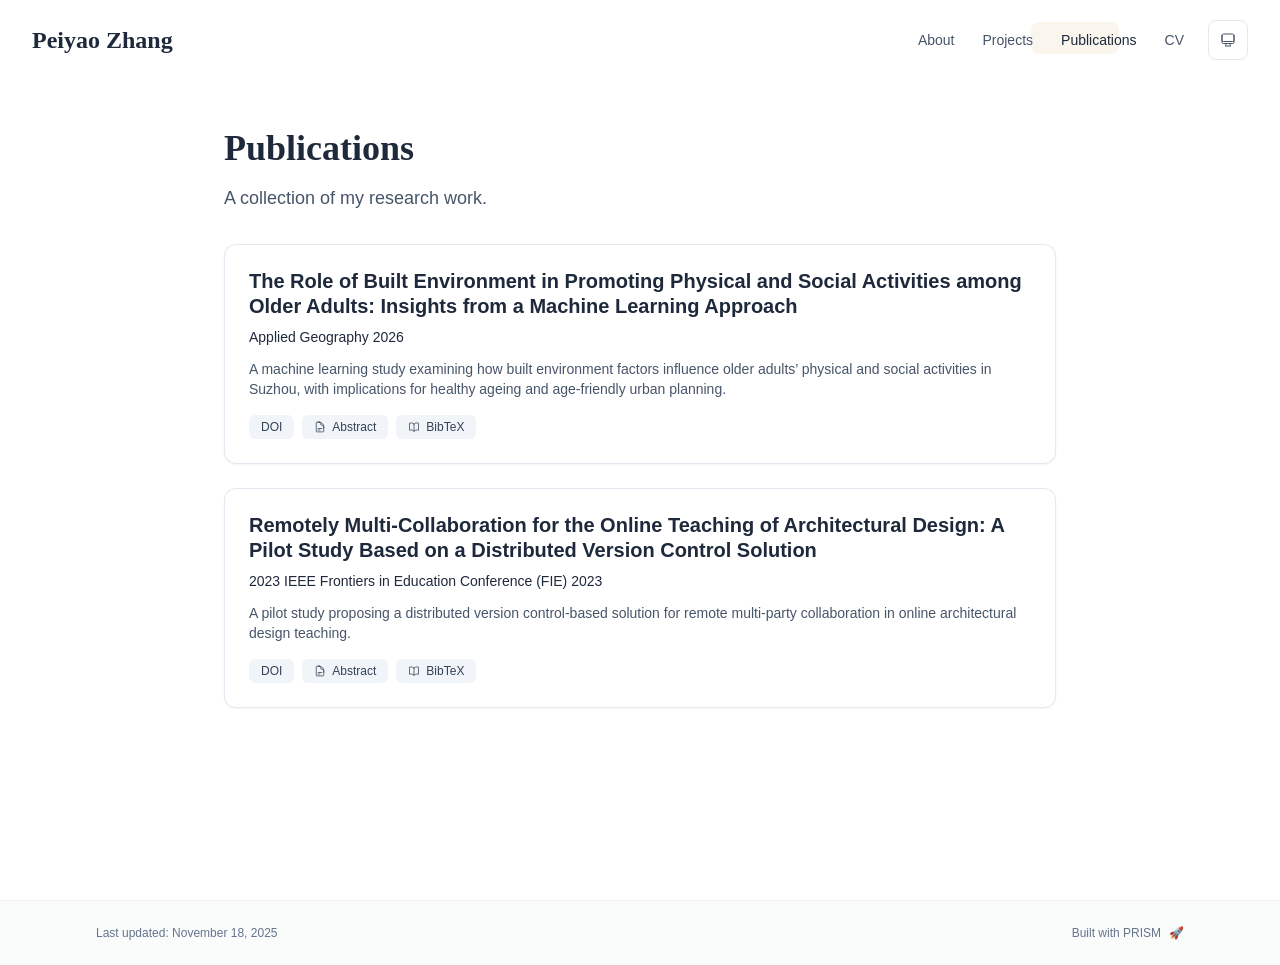
<file: publications/index.html>
<!DOCTYPE html><html lang="en" class="scroll-smooth"><head><meta charSet="utf-8"/><meta name="viewport" content="width=device-width, initial-scale=1"/><link rel="stylesheet" href="/_next/static/css/2b13b711794c996d.css" data-precedence="next"/><link rel="preload" as="script" fetchPriority="low" href="/_next/static/chunks/webpack-679b75d1c4c2027c.js"/><script src="/_next/static/chunks/4bd1b696-70b6d399998de86a.js" async=""></script><script src="/_next/static/chunks/684-5aaa8290a129f299.js" async=""></script><script src="/_next/static/chunks/main-app-1cc1a2dd22ad53a0.js" async=""></script><script src="/_next/static/chunks/461-a9a5d7b05a71d978.js" async=""></script><script src="/_next/static/chunks/874-6cc630662f3664af.js" async=""></script><script src="/_next/static/chunks/291-e39730cc9327e39b.js" async=""></script><script src="/_next/static/chunks/app/layout-bfbd24c51c0d42a9.js" async=""></script><script src="/_next/static/chunks/157-9af88413fc169af4.js" async=""></script><script src="/_next/static/chunks/748-e65c582f71fcde66.js" async=""></script><script src="/_next/static/chunks/app/%5Bslug%5D/page-e8c93450c40c66e4.js" async=""></script><link rel="icon" href="/favicon.svg" type="image/svg+xml"/><link rel="dns-prefetch" href="https://jialeliu.com"/><link rel="preconnect" href="https://jialeliu.com" crossorigin=""/><link rel="preload" as="font" type="font/woff2" href="https://jialeliu.com/fonts/georgiab.woff2" crossorigin=""/><script>
              try {
                const theme = localStorage.getItem('theme-storage');
                const parsed = theme ? JSON.parse(theme) : null;
                const setting = parsed?.state?.theme || 'system';
                const prefersDark = typeof window !== 'undefined' && window.matchMedia && window.matchMedia('(prefers-color-scheme: dark)').matches;
                const effective = setting === 'dark' ? 'dark' : (setting === 'light' ? 'light' : (prefersDark ? 'dark' : 'light'));
                var root = document.documentElement;
                root.classList.add(effective);
                root.setAttribute('data-theme', effective);
              } catch (e) {
                var root = document.documentElement;
                root.classList.add('light');
                root.setAttribute('data-theme', 'light');
              }
            </script><script>
    try {
      const cfg = {"enabled":false,"locales":["en"],"defaultLocale":"en","mode":"fixed","fixedLocale":"en","persist":false,"switcher":false,"labels":{"en":"English"}};
      const storageKey = 'locale-storage';
      const normalize = (value) => typeof value === 'string' ? value.trim().replace('_', '-').toLowerCase() : '';
      const matchLocale = (candidate) => {
        const normalized = normalize(candidate);
        if (!normalized) return null;
        if (cfg.locales.includes(normalized)) return normalized;
        const language = normalized.split('-')[0];
        if (cfg.locales.includes(language)) return language;
        return null;
      };

      let resolved = null;

      if (!cfg.enabled) {
        resolved = cfg.defaultLocale;
      } else if (cfg.persist) {
        resolved = matchLocale(localStorage.getItem(storageKey));
      }

      if (!resolved) {
        if (cfg.mode === 'fixed') {
          resolved = cfg.fixedLocale;
        } else {
          resolved = matchLocale(navigator.language);
        }
      }

      if (!resolved) {
        resolved = cfg.defaultLocale;
      }

      const root = document.documentElement;
      root.lang = resolved;
      root.setAttribute('data-locale', resolved);

      if (cfg.persist) {
        localStorage.setItem(storageKey, resolved);
      }
    } catch (e) {
      const root = document.documentElement;
      root.lang = 'en';
      root.setAttribute('data-locale', 'en');
    }
  </script><title>Publications | Peiyao Zhang</title><meta name="description" content="A collection of my research work."/><meta name="author" content="Peiyao Zhang"/><meta name="keywords" content="Peiyao Zhang,PhD,Research,University College London"/><meta name="creator" content="Peiyao Zhang"/><meta name="publisher" content="Peiyao Zhang"/><meta property="og:title" content="Peiyao Zhang"/><meta property="og:description" content="Peiyao Zhang&#x27;s personal portfolio."/><meta property="og:site_name" content="Peiyao Zhang&#x27;s Academic Website"/><meta property="og:locale" content="en_US"/><meta property="og:type" content="website"/><meta name="twitter:card" content="summary"/><meta name="twitter:title" content="Peiyao Zhang"/><meta name="twitter:description" content="Peiyao Zhang&#x27;s personal portfolio."/><link rel="icon" href="/favicon.svg"/><script>document.querySelectorAll('body link[rel="icon"], body link[rel="apple-touch-icon"]').forEach(el => document.head.appendChild(el))</script><script src="/_next/static/chunks/polyfills-42372ed130431b0a.js" noModule=""></script></head><body class="font-sans antialiased"><div style="visibility:hidden"><nav class="fixed top-0 left-0 right-0 z-50" data-headlessui-state=""><div class="transition-all duration-300 ease-out bg-transparent" style="transform:translateY(-100px)"><div class="max-w-7xl mx-auto px-4 sm:px-6 lg:px-8"><div class="flex justify-between items-center h-16 lg:h-20"><div class="flex-shrink-0" tabindex="0"><a class="text-xl lg:text-2xl font-serif font-semibold text-primary hover:text-accent transition-colors duration-200" href="/">Peiyao Zhang</a></div><div class="hidden lg:block"><div class="ml-10 flex items-center space-x-3"><div class="relative flex items-baseline space-x-1"><a data-nav-href="/" class="relative px-3 py-2 text-sm font-medium rounded-lg transition-colors duration-150 text-neutral-600" href="/">About</a><a data-nav-href="/projects" class="relative px-3 py-2 text-sm font-medium rounded-lg transition-colors duration-150 text-neutral-600" href="/projects/">Projects</a><a data-nav-href="/publications" class="relative px-3 py-2 text-sm font-medium rounded-lg transition-colors duration-150 text-primary" href="/publications/">Publications</a><a data-nav-href="/cv" class="relative px-3 py-2 text-sm font-medium rounded-lg transition-colors duration-150 text-neutral-600" href="/cv/">CV</a></div><div class="flex items-center justify-center w-10 h-10 rounded-lg border border-neutral-200 dark:border-[rgba(148,163,184,0.24)] bg-background dark:bg-neutral-800"><div class="w-4 h-4 rounded-full bg-neutral-300 animate-pulse"></div></div></div></div><div class="lg:hidden flex items-center space-x-2"><div class="flex items-center justify-center w-10 h-10 rounded-lg border border-neutral-200 dark:border-[rgba(148,163,184,0.24)] bg-background dark:bg-neutral-800"><div class="w-4 h-4 rounded-full bg-neutral-300 animate-pulse"></div></div><button class="inline-flex items-center justify-center p-2 rounded-md text-neutral-600 hover:text-primary hover:bg-neutral-100 dark:hover:bg-neutral-800 focus:outline-none focus:ring-2 focus:ring-inset focus:ring-accent transition-colors duration-200" id="headlessui-disclosure-button-«R7pdb»" type="button" aria-expanded="false" data-headlessui-state=""><span class="sr-only">Open main menu</span><div><svg xmlns="http://www.w3.org/2000/svg" fill="none" viewBox="0 0 24 24" stroke-width="1.5" stroke="currentColor" aria-hidden="true" data-slot="icon" class="block h-6 w-6"><path stroke-linecap="round" stroke-linejoin="round" d="M3.75 6.75h16.5M3.75 12h16.5m-16.5 5.25h16.5"></path></svg></div></button></div></div></div></div></nav><main class="min-h-screen pt-16 lg:pt-20"><div class="max-w-4xl mx-auto px-4 sm:px-6 lg:px-8 py-12"><div style="opacity:0;transform:translateY(20px)"><div class="mb-8"><h1 class="text-4xl font-serif font-bold text-primary mb-4">Publications</h1><p class="text-lg text-neutral-600 dark:text-neutral-500 max-w-2xl">A collection of my research work.</p></div><div class="space-y-6"><div class="bg-white dark:bg-neutral-900 p-6 rounded-xl shadow-sm border border-neutral-200 dark:border-neutral-800 hover:shadow-md transition-all duration-200" style="opacity:0;transform:translateY(20px)"><div class="flex flex-col md:flex-row gap-6"><div class="flex-grow"><h3 class="text-xl font-semibold text-primary mb-2 leading-tight">The Role of Built Environment in Promoting Physical and Social Activities among Older Adults: Insights from a Machine Learning Approach</h3><p class="text-base text-neutral-600 dark:text-neutral-400 mb-2"></p><p class="text-sm font-medium text-neutral-800 dark:text-neutral-600 mb-3">Applied Geography<!-- --> <!-- -->2026</p><p class="text-sm text-neutral-600 dark:text-neutral-500 mb-4 line-clamp-3">A machine learning study examining how built environment factors influence older adults’ physical and social activities in Suzhou, with implications for healthy ageing and age-friendly urban planning.</p><div class="flex flex-wrap gap-2 mt-auto"><a href="https://doi.org/10.1016/j.apgeog.2026.103904" target="_blank" rel="noopener noreferrer" class="inline-flex items-center px-3 py-1 rounded-md text-xs font-medium bg-neutral-100 dark:bg-neutral-800 text-neutral-700 dark:text-neutral-300 hover:bg-accent hover:text-white transition-colors">DOI</a><button class="inline-flex items-center px-3 py-1 rounded-md text-xs font-medium transition-colors bg-neutral-100 dark:bg-neutral-800 text-neutral-700 dark:text-neutral-300 hover:bg-accent hover:text-white"><svg xmlns="http://www.w3.org/2000/svg" fill="none" viewBox="0 0 24 24" stroke-width="1.5" stroke="currentColor" aria-hidden="true" data-slot="icon" class="h-3 w-3 mr-1.5"><path stroke-linecap="round" stroke-linejoin="round" d="M19.5 14.25v-2.625a3.375 3.375 0 0 0-3.375-3.375h-1.5A1.125 1.125 0 0 1 13.5 7.125v-1.5a3.375 3.375 0 0 0-3.375-3.375H8.25m0 12.75h7.5m-7.5 3H12M10.5 2.25H5.625c-.621 0-1.125.504-1.125 1.125v17.25c0 .621.504 1.125 1.125 1.125h12.75c.621 0 1.125-.504 1.125-1.125V11.25a9 9 0 0 0-9-9Z"></path></svg>Abstract</button><button class="inline-flex items-center px-3 py-1 rounded-md text-xs font-medium transition-colors bg-neutral-100 dark:bg-neutral-800 text-neutral-700 dark:text-neutral-300 hover:bg-accent hover:text-white"><svg xmlns="http://www.w3.org/2000/svg" fill="none" viewBox="0 0 24 24" stroke-width="1.5" stroke="currentColor" aria-hidden="true" data-slot="icon" class="h-3 w-3 mr-1.5"><path stroke-linecap="round" stroke-linejoin="round" d="M12 6.042A8.967 8.967 0 0 0 6 3.75c-1.052 0-2.062.18-3 .512v14.25A8.987 8.987 0 0 1 6 18c2.305 0 4.408.867 6 2.292m0-14.25a8.966 8.966 0 0 1 6-2.292c1.052 0 2.062.18 3 .512v14.25A8.987 8.987 0 0 0 18 18a8.967 8.967 0 0 0-6 2.292m0-14.25v14.25"></path></svg>BibTeX</button></div></div></div></div><div class="bg-white dark:bg-neutral-900 p-6 rounded-xl shadow-sm border border-neutral-200 dark:border-neutral-800 hover:shadow-md transition-all duration-200" style="opacity:0;transform:translateY(20px)"><div class="flex flex-col md:flex-row gap-6"><div class="flex-grow"><h3 class="text-xl font-semibold text-primary mb-2 leading-tight">Remotely Multi-Collaboration for the Online Teaching of Architectural Design: A Pilot Study Based on a Distributed Version Control Solution</h3><p class="text-base text-neutral-600 dark:text-neutral-400 mb-2"></p><p class="text-sm font-medium text-neutral-800 dark:text-neutral-600 mb-3">2023 IEEE Frontiers in Education Conference (FIE)<!-- --> <!-- -->2023</p><p class="text-sm text-neutral-600 dark:text-neutral-500 mb-4 line-clamp-3">A pilot study proposing a distributed version control-based solution for remote multi-party collaboration in online architectural design teaching.</p><div class="flex flex-wrap gap-2 mt-auto"><a href="https://doi.org/10.1109/FIE58773.2023.10343340" target="_blank" rel="noopener noreferrer" class="inline-flex items-center px-3 py-1 rounded-md text-xs font-medium bg-neutral-100 dark:bg-neutral-800 text-neutral-700 dark:text-neutral-300 hover:bg-accent hover:text-white transition-colors">DOI</a><button class="inline-flex items-center px-3 py-1 rounded-md text-xs font-medium transition-colors bg-neutral-100 dark:bg-neutral-800 text-neutral-700 dark:text-neutral-300 hover:bg-accent hover:text-white"><svg xmlns="http://www.w3.org/2000/svg" fill="none" viewBox="0 0 24 24" stroke-width="1.5" stroke="currentColor" aria-hidden="true" data-slot="icon" class="h-3 w-3 mr-1.5"><path stroke-linecap="round" stroke-linejoin="round" d="M19.5 14.25v-2.625a3.375 3.375 0 0 0-3.375-3.375h-1.5A1.125 1.125 0 0 1 13.5 7.125v-1.5a3.375 3.375 0 0 0-3.375-3.375H8.25m0 12.75h7.5m-7.5 3H12M10.5 2.25H5.625c-.621 0-1.125.504-1.125 1.125v17.25c0 .621.504 1.125 1.125 1.125h12.75c.621 0 1.125-.504 1.125-1.125V11.25a9 9 0 0 0-9-9Z"></path></svg>Abstract</button><button class="inline-flex items-center px-3 py-1 rounded-md text-xs font-medium transition-colors bg-neutral-100 dark:bg-neutral-800 text-neutral-700 dark:text-neutral-300 hover:bg-accent hover:text-white"><svg xmlns="http://www.w3.org/2000/svg" fill="none" viewBox="0 0 24 24" stroke-width="1.5" stroke="currentColor" aria-hidden="true" data-slot="icon" class="h-3 w-3 mr-1.5"><path stroke-linecap="round" stroke-linejoin="round" d="M12 6.042A8.967 8.967 0 0 0 6 3.75c-1.052 0-2.062.18-3 .512v14.25A8.987 8.987 0 0 1 6 18c2.305 0 4.408.867 6 2.292m0-14.25a8.966 8.966 0 0 1 6-2.292c1.052 0 2.062.18 3 .512v14.25A8.987 8.987 0 0 0 18 18a8.967 8.967 0 0 0-6 2.292m0-14.25v14.25"></path></svg>BibTeX</button></div></div></div></div></div></div></div><!--$--><!--/$--><!--$--><!--/$--></main><footer class="border-t border-neutral-200/50 bg-neutral-50/50 dark:bg-neutral-900/50 dark:border-neutral-700/50"><div class="max-w-6xl mx-auto px-4 sm:px-6 lg:px-8 py-6"><div class="flex flex-col sm:flex-row justify-between items-center gap-2"><p class="text-xs text-neutral-500">Last updated<!-- -->: <!-- -->November 18, 2025</p><p class="text-xs text-neutral-500 flex items-center"><a href="https://github.com/xyjoey/PRISM" target="_blank" rel="noopener noreferrer">Built with PRISM</a><span class="ml-2">🚀</span></p></div></div></footer></div><script src="/_next/static/chunks/webpack-679b75d1c4c2027c.js" async=""></script><script>(self.__next_f=self.__next_f||[]).push([0])</script><script>self.__next_f.push([1,"1:\"$Sreact.fragment\"\n3:I[3719,[\"461\",\"static/chunks/461-a9a5d7b05a71d978.js\",\"874\",\"static/chunks/874-6cc630662f3664af.js\",\"291\",\"static/chunks/291-e39730cc9327e39b.js\",\"177\",\"static/chunks/app/layout-bfbd24c51c0d42a9.js\"],\"ThemeProvider\"]\n4:I[310,[\"461\",\"static/chunks/461-a9a5d7b05a71d978.js\",\"874\",\"static/chunks/874-6cc630662f3664af.js\",\"291\",\"static/chunks/291-e39730cc9327e39b.js\",\"177\",\"static/chunks/app/layout-bfbd24c51c0d42a9.js\"],\"LocaleProvider\"]\n5:I[4574,[\"461\",\"static/chunks/461-a9a5d7b05a71d978.js\",\"874\",\"static/chunks/874-6cc630662f3664af.js\",\"291\",\"static/chunks/291-e39730cc9327e39b.js\",\"177\",\"static/chunks/app/layout-bfbd24c51c0d42a9.js\"],\"default\"]\n6:I[7555,[],\"\"]\n7:I[1295,[],\"\"]\n8:I[2548,[\"461\",\"static/chunks/461-a9a5d7b05a71d978.js\",\"874\",\"static/chunks/874-6cc630662f3664af.js\",\"291\",\"static/chunks/291-e39730cc9327e39b.js\",\"177\",\"static/chunks/app/layout-bfbd24c51c0d42a9.js\"],\"default\"]\na:I[9665,[],\"MetadataBoundary\"]\nc:I[9665,[],\"OutletBoundary\"]\nf:I[4911,[],\"AsyncMetadataOutlet\"]\n11:I[9665,[],\"ViewportBoundary\"]\n13:I[6614,[],\"\"]\n:HL[\"/_next/static/css/2b13b711794c996d.css\",\"style\"]\n2:T5c8,\n    try {\n      const cfg = {\"enabled\":false,\"locales\":[\"en\"],\"defaultLocale\":\"en\",\"mode\":\"fixed\",\"fixedLocale\":\"en\",\"persist\":false,\"switcher\":false,\"labels\":{\"en\":\"English\"}};\n      const storageKey = 'locale-storage';\n      const normalize = (value) =\u003e typeof value === 'string' ? value.trim().replace('_', '-').toLowerCase() : '';\n      const matchLocale = (candidate) =\u003e {\n        const normalized = normalize(candidate);\n        if (!normalized) return null;\n        if (cfg.locales.includes(normalized)) return normalized;\n        const language = normalized.split('-')[0];\n        if (cfg.locales.includes(language)) return language;\n        return null;\n      };\n\n      let resolved = null;\n\n      if (!cfg.enabled) {\n        resolved = cfg.defaultLocale;\n      } else if (cfg.persist) {\n        resolved = matchLocale(localStorage.getItem(storageKey));\n      }\n\n      if (!resolved) {\n        if (cfg.mode === 'f"])</script><script>self.__next_f.push([1,"ixed') {\n          resolved = cfg.fixedLocale;\n        } else {\n          resolved = matchLocale(navigator.language);\n        }\n      }\n\n      if (!resolved) {\n        resolved = cfg.defaultLocale;\n      }\n\n      const root = document.documentElement;\n      root.lang = resolved;\n      root.setAttribute('data-locale', resolved);\n\n      if (cfg.persist) {\n        localStorage.setItem(storageKey, resolved);\n      }\n    } catch (e) {\n      const root = document.documentElement;\n      root.lang = 'en';\n      root.setAttribute('data-locale', 'en');\n    }\n  "])</script><script>self.__next_f.push([1,"0:{\"P\":null,\"b\":\"ci8MjIvuAy3I0jiQqvOJQ\",\"p\":\"\",\"c\":[\"\",\"publications\",\"\"],\"i\":false,\"f\":[[[\"\",{\"children\":[[\"slug\",\"publications\",\"d\"],{\"children\":[\"__PAGE__\",{}]}]},\"$undefined\",\"$undefined\",true],[\"\",[\"$\",\"$1\",\"c\",{\"children\":[[[\"$\",\"link\",\"0\",{\"rel\":\"stylesheet\",\"href\":\"/_next/static/css/2b13b711794c996d.css\",\"precedence\":\"next\",\"crossOrigin\":\"$undefined\",\"nonce\":\"$undefined\"}]],[\"$\",\"html\",null,{\"lang\":\"en\",\"className\":\"scroll-smooth\",\"suppressHydrationWarning\":true,\"children\":[[\"$\",\"head\",null,{\"children\":[[\"$\",\"link\",null,{\"rel\":\"icon\",\"href\":\"/favicon.svg\",\"type\":\"image/svg+xml\"}],[\"$\",\"link\",null,{\"rel\":\"dns-prefetch\",\"href\":\"https://jialeliu.com\"}],[\"$\",\"link\",null,{\"rel\":\"preconnect\",\"href\":\"https://jialeliu.com\",\"crossOrigin\":\"\"}],[\"$\",\"link\",null,{\"rel\":\"preload\",\"as\":\"font\",\"type\":\"font/woff2\",\"href\":\"https://jialeliu.com/fonts/georgiab.woff2\",\"crossOrigin\":\"\"}],[\"$\",\"script\",null,{\"dangerouslySetInnerHTML\":{\"__html\":\"\\n              try {\\n                const theme = localStorage.getItem('theme-storage');\\n                const parsed = theme ? JSON.parse(theme) : null;\\n                const setting = parsed?.state?.theme || 'system';\\n                const prefersDark = typeof window !== 'undefined' \u0026\u0026 window.matchMedia \u0026\u0026 window.matchMedia('(prefers-color-scheme: dark)').matches;\\n                const effective = setting === 'dark' ? 'dark' : (setting === 'light' ? 'light' : (prefersDark ? 'dark' : 'light'));\\n                var root = document.documentElement;\\n                root.classList.add(effective);\\n                root.setAttribute('data-theme', effective);\\n              } catch (e) {\\n                var root = document.documentElement;\\n                root.classList.add('light');\\n                root.setAttribute('data-theme', 'light');\\n              }\\n            \"}}],[\"$\",\"script\",null,{\"dangerouslySetInnerHTML\":{\"__html\":\"$2\"}}]]}],[\"$\",\"body\",null,{\"className\":\"font-sans antialiased\",\"children\":[\"$\",\"$L3\",null,{\"children\":[\"$\",\"$L4\",null,{\"config\":{\"enabled\":false,\"locales\":[\"en\"],\"defaultLocale\":\"en\",\"mode\":\"fixed\",\"fixedLocale\":\"en\",\"persist\":false,\"switcher\":false,\"labels\":{\"en\":\"English\"}},\"children\":[[\"$\",\"$L5\",null,{\"items\":[{\"title\":\"About\",\"type\":\"page\",\"target\":\"about\",\"href\":\"/\"},{\"title\":\"Projects\",\"type\":\"page\",\"target\":\"projects\",\"href\":\"/projects\"},{\"title\":\"Publications\",\"type\":\"page\",\"target\":\"publications\",\"href\":\"/publications\"},{\"title\":\"CV\",\"type\":\"page\",\"target\":\"cv\",\"href\":\"/cv\"}],\"siteTitle\":\"Peiyao Zhang\",\"enableOnePageMode\":false,\"i18n\":\"$0:f:0:1:1:props:children:1:props:children:1:props:children:props:children:props:config\",\"itemsByLocale\":{\"en\":[{\"title\":\"About\",\"type\":\"page\",\"target\":\"about\",\"href\":\"/\"},{\"title\":\"Projects\",\"type\":\"page\",\"target\":\"projects\",\"href\":\"/projects\"},{\"title\":\"Publications\",\"type\":\"page\",\"target\":\"publications\",\"href\":\"/publications\"},{\"title\":\"CV\",\"type\":\"page\",\"target\":\"cv\",\"href\":\"/cv\"}]},\"siteTitleByLocale\":{\"en\":\"Peiyao Zhang\"}}],[\"$\",\"main\",null,{\"className\":\"min-h-screen pt-16 lg:pt-20\",\"children\":[\"$\",\"$L6\",null,{\"parallelRouterKey\":\"children\",\"error\":\"$undefined\",\"errorStyles\":\"$undefined\",\"errorScripts\":\"$undefined\",\"template\":[\"$\",\"$L7\",null,{}],\"templateStyles\":\"$undefined\",\"templateScripts\":\"$undefined\",\"notFound\":[[[\"$\",\"title\",null,{\"children\":\"404: This page could not be found.\"}],[\"$\",\"div\",null,{\"style\":{\"fontFamily\":\"system-ui,\\\"Segoe UI\\\",Roboto,Helvetica,Arial,sans-serif,\\\"Apple Color Emoji\\\",\\\"Segoe UI Emoji\\\"\",\"height\":\"100vh\",\"textAlign\":\"center\",\"display\":\"flex\",\"flexDirection\":\"column\",\"alignItems\":\"center\",\"justifyContent\":\"center\"},\"children\":[\"$\",\"div\",null,{\"children\":[[\"$\",\"style\",null,{\"dangerouslySetInnerHTML\":{\"__html\":\"body{color:#000;background:#fff;margin:0}.next-error-h1{border-right:1px solid rgba(0,0,0,.3)}@media (prefers-color-scheme:dark){body{color:#fff;background:#000}.next-error-h1{border-right:1px solid rgba(255,255,255,.3)}}\"}}],[\"$\",\"h1\",null,{\"className\":\"next-error-h1\",\"style\":{\"display\":\"inline-block\",\"margin\":\"0 20px 0 0\",\"padding\":\"0 23px 0 0\",\"fontSize\":24,\"fontWeight\":500,\"verticalAlign\":\"top\",\"lineHeight\":\"49px\"},\"children\":404}],[\"$\",\"div\",null,{\"style\":{\"display\":\"inline-block\"},\"children\":[\"$\",\"h2\",null,{\"style\":{\"fontSize\":14,\"fontWeight\":400,\"lineHeight\":\"49px\",\"margin\":0},\"children\":\"This page could not be found.\"}]}]]}]}]],[]],\"forbidden\":\"$undefined\",\"unauthorized\":\"$undefined\"}]}],[\"$\",\"$L8\",null,{\"lastUpdated\":\"November 18, 2025\",\"lastUpdatedByLocale\":{\"en\":\"November 18, 2025\"},\"defaultLocale\":\"en\"}]]}]}]}]]}]]}],{\"children\":[[\"slug\",\"publications\",\"d\"],[\"$\",\"$1\",\"c\",{\"children\":[null,[\"$\",\"$L6\",null,{\"parallelRouterKey\":\"children\",\"error\":\"$undefined\",\"errorStyles\":\"$undefined\",\"errorScripts\":\"$undefined\",\"template\":[\"$\",\"$L7\",null,{}],\"templateStyles\":\"$undefined\",\"templateScripts\":\"$undefined\",\"notFound\":\"$undefined\",\"forbidden\":\"$undefined\",\"unauthorized\":\"$undefined\"}]]}],{\"children\":[\"__PAGE__\",[\"$\",\"$1\",\"c\",{\"children\":[\"$L9\",[\"$\",\"$La\",null,{\"children\":\"$Lb\"}],null,[\"$\",\"$Lc\",null,{\"children\":[\"$Ld\",\"$Le\",[\"$\",\"$Lf\",null,{\"promise\":\"$@10\"}]]}]]}],{},null,false]},null,false]},null,false],[\"$\",\"$1\",\"h\",{\"children\":[null,[\"$\",\"$1\",\"euDxH_2uSIAPwQERTE9ao\",{\"children\":[[\"$\",\"$L11\",null,{\"children\":\"$L12\"}],null]}],null]}],false]],\"m\":\"$undefined\",\"G\":[\"$13\",\"$undefined\"],\"s\":false,\"S\":true}\n"])</script><script>self.__next_f.push([1,"14:\"$Sreact.suspense\"\n15:I[4911,[],\"AsyncMetadata\"]\n17:I[2382,[\"461\",\"static/chunks/461-a9a5d7b05a71d978.js\",\"157\",\"static/chunks/157-9af88413fc169af4.js\",\"748\",\"static/chunks/748-e65c582f71fcde66.js\",\"182\",\"static/chunks/app/%5Bslug%5D/page-e8c93450c40c66e4.js\"],\"default\"]\nb:[\"$\",\"$14\",null,{\"fallback\":null,\"children\":[\"$\",\"$L15\",null,{\"promise\":\"$@16\"}]}]\n18:T56b,Enhancing physical and social recreational activities for older adults can effectively support healthy ageing. This study uses data from 1,020 older adults in Suzhou and applies machine learning models to investigate the nonlinear effects of the built environment on older adults’ physical and social activities. Eleven built environment variables and twelve individual socio-demographic variables are selected as explanatory variables. The results indicate that street connectivity and road density are the two largest contributors to predicting physical and social recreational activities among older adults. Street sky view rate and street greening rate are found to influence older adults’ social activities. Accessibility to amenities such as supermarkets and living facilities is positively associated with both physical and social activities. In addition, income and mental health are important socio-demographic factors influencing older adults’ activities. Nonlinear and threshold effects are confirmed for most built environment factors, suggesting that the influence of the built environment on older adults’ activity patterns is not linear. Age is found to play a limited moderating role in the relationship between the built environment and older adults’ activities, while older individuals show higher demand for accessibility to community greenery and amenities.19:T6d3,@article{jiang2026built,\n  title = {The Role of Built Environment in Promoting Physical and Social Activities among Older Adults: Insights from a Machine Learning Approach},\n  year = {2026},\n  journal = {Applied Geography},\n  doi = {10.1016/j.apgeog.2026.103904},\n  url = {https://www."])</script><script>self.__next_f.push([1,"sciencedirect.com/science/article/pii/S0143622826000147},\n  abstract = {Enhancing physical and social recreational activities for older adults can effectively support healthy ageing. This study uses data from 1,020 older adults in Suzhou and applies machine learning models to investigate the nonlinear effects of the built environment on older adults’ physical and social activities. Eleven built environment variables and twelve individual socio-demographic variables are selected as explanatory variables. The results indicate that street connectivity and road density are the two largest contributors to predicting physical and social recreational activities among older adults. Street sky view rate and street greening rate are found to influence older adults’ social activities. Accessibility to amenities such as supermarkets and living facilities is positively associated with both physical and social activities. In addition, income and mental health are important socio-demographic factors influencing older adults’ activities. Nonlinear and threshold effects are confirmed for most built environment factors, suggesting that the influence of the built environment on older adults’ activity patterns is not linear. Age is found to play a limited moderating role in the relationship between the built environment and older adults’ activities, while older individuals show higher demand for accessibility to community greenery and amenities.}\n}1a:T65a,During the Covid-19 pandemic, the use of online meeting platforms was effective in ensuring orderly teaching on campus and demonstrated positive value. However, a significant gap existed in online teaching and learning for architecture curricula, where spatial analysis and drawing analysis are core elements of teaching. Existing online teaching methods showed clear limitations in architecture education. In response, our team proposed a solution for multi-party remote collaboration in architectural design teaching based on the principles of distributed version control syst"])</script><script>self.__next_f.push([1,"ems, drawing on the remote collaboration practices of software engineers. In the scheme development stage within a design group, each student can simultaneously modify the same design document and submit it to the shared design project, with additional information recording the modifier and modification time. In the teaching and review stage, different design improvement solutions can be displayed simultaneously through an online platform, allowing teachers to explain, discuss, and determine whether design modifications should be rejected or adopted. This enables real-time updates and efficient communication in design development. At this stage, distributed version control programs represented by Git mostly use line-based data as the parsing unit, which is not suitable for version control of large binary files. In the future, optimising distributed version control according to the characteristics of architectural and urban planning education will be an important issue for improving the efficiency of multi-party remote collaboration.1b:T80c,"])</script><script>self.__next_f.push([1,"@inproceedings{remote2023architectural,\n  title = {Remotely Multi-Collaboration for the Online Teaching of Architectural Design: A Pilot Study Based on a Distributed Version Control Solution},\n  year = {2023},\n  booktitle = {2023 IEEE Frontiers in Education Conference (FIE)},\n  pages = {1--5},\n  publisher = {IEEE},\n  doi = {10.1109/FIE58773.2023.10343340},\n  url = {https://doi.org/10.1109/FIE58773.2023.10343340},\n  abstract = {During the Covid-19 pandemic, the use of online meeting platforms was effective in ensuring orderly teaching on campus and demonstrated positive value. However, a significant gap existed in online teaching and learning for architecture curricula, where spatial analysis and drawing analysis are core elements of teaching. Existing online teaching methods showed clear limitations in architecture education. In response, our team proposed a solution for multi-party remote collaboration in architectural design teaching based on the principles of distributed version control systems, drawing on the remote collaboration practices of software engineers. In the scheme development stage within a design group, each student can simultaneously modify the same design document and submit it to the shared design project, with additional information recording the modifier and modification time. In the teaching and review stage, different design improvement solutions can be displayed simultaneously through an online platform, allowing teachers to explain, discuss, and determine whether design modifications should be rejected or adopted. This enables real-time updates and efficient communication in design development. At this stage, distributed version control programs represented by Git mostly use line-based data as the parsing unit, which is not suitable for version control of large binary files. In the future, optimising distributed version control according to the characteristics of architectural and urban planning education will be an important issue for improving the efficiency of multi-party remote collaboration.}\n}"])</script><script>self.__next_f.push([1,"9:[\"$\",\"$L17\",null,{\"dataByLocale\":{\"en\":{\"type\":\"publication\",\"config\":{\"type\":\"publication\",\"title\":\"Publications\",\"description\":\"A collection of my research work.\",\"source\":\"publications.bib\"},\"publications\":[{\"id\":\"jiang2026built\",\"title\":\"The Role of Built Environment in Promoting Physical and Social Activities among Older Adults: Insights from a Machine Learning Approach\",\"titleNodes\":[{\"type\":\"text\",\"text\":\"The Role of Built Environment in Promoting Physical and Social Activities among Older Adults: Insights from a Machine Learning Approach\"}],\"authors\":[],\"year\":2026,\"type\":\"journal\",\"status\":\"published\",\"tags\":[\"Built Environment\",\"Older Adults\",\"Physical Activity\",\"Social Activity\",\"Machine Learning\",\"Healthy Ageing\",\"Urban Planning\"],\"keywords\":\"$9:props:dataByLocale:en:publications:0:tags\",\"researchArea\":\"ai-healthcare\",\"journal\":\"Applied Geography\",\"conference\":\"\",\"doi\":\"10.1016/j.apgeog.2026.103904\",\"url\":\"https://www.sciencedirect.com/science/article/pii/S0143622826000147\",\"abstract\":\"$18\",\"description\":\"A machine learning study examining how built environment factors influence older adults’ physical and social activities in Suzhou, with implications for healthy ageing and age-friendly urban planning.\",\"selected\":true,\"bibtex\":\"$19\"},{\"id\":\"remote2023architectural\",\"title\":\"Remotely Multi-Collaboration for the Online Teaching of Architectural Design: A Pilot Study Based on a Distributed Version Control Solution\",\"titleNodes\":[{\"type\":\"text\",\"text\":\"Remotely Multi-Collaboration for the Online Teaching of Architectural Design: A Pilot Study Based on a Distributed Version Control Solution\"}],\"authors\":[],\"year\":2023,\"type\":\"conference\",\"status\":\"published\",\"tags\":[\"Architectural Design\",\"Online Teaching\",\"Remote Collaboration\",\"Distributed Version Control\",\"Design Education\"],\"keywords\":\"$9:props:dataByLocale:en:publications:1:tags\",\"researchArea\":\"machine-learning\",\"journal\":\"\",\"conference\":\"2023 IEEE Frontiers in Education Conference (FIE)\",\"pages\":\"1--5\",\"doi\":\"10.1109/FIE58773.2023.10343340\",\"url\":\"https://doi.org/10.1109/FIE58773.2023.10343340\",\"abstract\":\"$1a\",\"description\":\"A pilot study proposing a distributed version control-based solution for remote multi-party collaboration in online architectural design teaching.\",\"selected\":true,\"bibtex\":\"$1b\"}]}},\"defaultLocale\":\"en\"}]\n"])</script><script>self.__next_f.push([1,"e:null\n"])</script><script>self.__next_f.push([1,"12:[[\"$\",\"meta\",\"0\",{\"charSet\":\"utf-8\"}],[\"$\",\"meta\",\"1\",{\"name\":\"viewport\",\"content\":\"width=device-width, initial-scale=1\"}]]\nd:null\n"])</script><script>self.__next_f.push([1,"16:{\"metadata\":[[\"$\",\"title\",\"0\",{\"children\":\"Publications | Peiyao Zhang\"}],[\"$\",\"meta\",\"1\",{\"name\":\"description\",\"content\":\"A collection of my research work.\"}],[\"$\",\"meta\",\"2\",{\"name\":\"author\",\"content\":\"Peiyao Zhang\"}],[\"$\",\"meta\",\"3\",{\"name\":\"keywords\",\"content\":\"Peiyao Zhang,PhD,Research,University College London\"}],[\"$\",\"meta\",\"4\",{\"name\":\"creator\",\"content\":\"Peiyao Zhang\"}],[\"$\",\"meta\",\"5\",{\"name\":\"publisher\",\"content\":\"Peiyao Zhang\"}],[\"$\",\"meta\",\"6\",{\"property\":\"og:title\",\"content\":\"Peiyao Zhang\"}],[\"$\",\"meta\",\"7\",{\"property\":\"og:description\",\"content\":\"Peiyao Zhang's personal portfolio.\"}],[\"$\",\"meta\",\"8\",{\"property\":\"og:site_name\",\"content\":\"Peiyao Zhang's Academic Website\"}],[\"$\",\"meta\",\"9\",{\"property\":\"og:locale\",\"content\":\"en_US\"}],[\"$\",\"meta\",\"10\",{\"property\":\"og:type\",\"content\":\"website\"}],[\"$\",\"meta\",\"11\",{\"name\":\"twitter:card\",\"content\":\"summary\"}],[\"$\",\"meta\",\"12\",{\"name\":\"twitter:title\",\"content\":\"Peiyao Zhang\"}],[\"$\",\"meta\",\"13\",{\"name\":\"twitter:description\",\"content\":\"Peiyao Zhang's personal portfolio.\"}],[\"$\",\"link\",\"14\",{\"rel\":\"icon\",\"href\":\"/favicon.svg\"}]],\"error\":null,\"digest\":\"$undefined\"}\n10:{\"metadata\":\"$16:metadata\",\"error\":null,\"digest\":\"$undefined\"}\n"])</script></body></html>
</file>
<file: _next/static/css/2b13b711794c996d.css>
/*! tailwindcss v4.1.10 | MIT License | https://tailwindcss.com */@layer properties{@supports (((-webkit-hyphens:none)) and (not (margin-trim:inline))) or ((-moz-orient:inline) and (not (color:rgb(from red r g b)))){*,::backdrop,:after,:before{--tw-translate-x:0;--tw-translate-y:0;--tw-translate-z:0;--tw-rotate-x:initial;--tw-rotate-y:initial;--tw-rotate-z:initial;--tw-skew-x:initial;--tw-skew-y:initial;--tw-space-y-reverse:0;--tw-space-x-reverse:0;--tw-border-style:solid;--tw-leading:initial;--tw-font-weight:initial;--tw-tracking:initial;--tw-shadow:0 0 #0000;--tw-shadow-color:initial;--tw-shadow-alpha:100%;--tw-inset-shadow:0 0 #0000;--tw-inset-shadow-color:initial;--tw-inset-shadow-alpha:100%;--tw-ring-color:initial;--tw-ring-shadow:0 0 #0000;--tw-inset-ring-color:initial;--tw-inset-ring-shadow:0 0 #0000;--tw-ring-inset:initial;--tw-ring-offset-width:0px;--tw-ring-offset-color:#fff;--tw-ring-offset-shadow:0 0 #0000;--tw-blur:initial;--tw-brightness:initial;--tw-contrast:initial;--tw-grayscale:initial;--tw-hue-rotate:initial;--tw-invert:initial;--tw-opacity:initial;--tw-saturate:initial;--tw-sepia:initial;--tw-drop-shadow:initial;--tw-drop-shadow-color:initial;--tw-drop-shadow-alpha:100%;--tw-drop-shadow-size:initial;--tw-backdrop-blur:initial;--tw-backdrop-brightness:initial;--tw-backdrop-contrast:initial;--tw-backdrop-grayscale:initial;--tw-backdrop-hue-rotate:initial;--tw-backdrop-invert:initial;--tw-backdrop-opacity:initial;--tw-backdrop-saturate:initial;--tw-backdrop-sepia:initial;--tw-duration:initial;--tw-ease:initial;--tw-scale-x:1;--tw-scale-y:1;--tw-scale-z:1}}}@layer theme{:host,:root{--font-sans:"Inter",-apple-system,BlinkMacSystemFont,"Segoe UI",Roboto,sans-serif;--color-red-50:oklch(97.1% .013 17.38);--color-red-400:oklch(70.4% .191 22.216);--color-red-600:oklch(57.7% .245 27.325);--color-red-900:oklch(39.6% .141 25.723);--color-white:#fff;--spacing:.25rem;--container-2xl:42rem;--container-3xl:48rem;--container-4xl:56rem;--container-6xl:72rem;--container-7xl:80rem;--text-xs:.75rem;--text-xs--line-height:calc(1/.75);--text-sm:.875rem;--text-sm--line-height:calc(1.25/.875);--text-base:1rem;--text-base--line-height:calc(1.5/1);--text-lg:1.125rem;--text-lg--line-height:calc(1.75/1.125);--text-xl:1.25rem;--text-xl--line-height:calc(1.75/1.25);--text-2xl:1.5rem;--text-2xl--line-height:calc(2/1.5);--text-3xl:1.875rem;--text-3xl--line-height:calc(2.25/1.875);--text-4xl:2.25rem;--text-4xl--line-height:calc(2.5/2.25);--font-weight-medium:500;--font-weight-semibold:600;--font-weight-bold:700;--leading-tight:1.25;--leading-relaxed:1.625;--radius-md:.375rem;--radius-lg:.5rem;--radius-xl:.75rem;--radius-2xl:1rem;--ease-out:cubic-bezier(0,0,.2,1);--animate-pulse:pulse 2s cubic-bezier(.4,0,.6,1)infinite;--blur-xl:24px;--aspect-video:16/9;--default-transition-duration:.15s;--default-transition-timing-function:cubic-bezier(.4,0,.2,1);--default-font-family:"Inter",-apple-system,BlinkMacSystemFont,"Segoe UI",Roboto,sans-serif;--default-mono-font-family:"SF Mono",Monaco,"Cascadia Code","Roboto Mono",Consolas,"Courier New",monospace;--line-height-normal:1.5;--shadow-glass:0 8px 32px 0 #1f26875e}}@layer base{*,::backdrop,:after,:before{box-sizing:border-box;border:0 solid;margin:0;padding:0}::file-selector-button{box-sizing:border-box;border:0 solid;margin:0;padding:0}:host,html{-webkit-text-size-adjust:100%;tab-size:4;line-height:1.5;font-family:var(--default-font-family,ui-sans-serif,system-ui,sans-serif,"Apple Color Emoji","Segoe UI Emoji","Segoe UI Symbol","Noto Color Emoji");font-feature-settings:var(--default-font-feature-settings,normal);font-variation-settings:var(--default-font-variation-settings,normal);-webkit-tap-highlight-color:transparent}hr{height:0;color:inherit;border-top-width:1px}abbr:where([title]){-webkit-text-decoration:underline dotted;text-decoration:underline dotted}h1,h2,h3,h4,h5,h6{font-size:inherit;font-weight:inherit}a{color:inherit;-webkit-text-decoration:inherit;text-decoration:inherit}b,strong{font-weight:bolder}code,kbd,pre,samp{font-family:var(--default-mono-font-family,ui-monospace,SFMono-Regular,Menlo,Monaco,Consolas,"Liberation Mono","Courier New",monospace);font-feature-settings:var(--default-mono-font-feature-settings,normal);font-variation-settings:var(--default-mono-font-variation-settings,normal);font-size:1em}small{font-size:80%}sub,sup{vertical-align:baseline;font-size:75%;line-height:0;position:relative}sub{bottom:-.25em}sup{top:-.5em}table{text-indent:0;border-color:inherit;border-collapse:collapse}:-moz-focusring{outline:auto}progress{vertical-align:baseline}summary{display:list-item}menu,ol,ul{list-style:none}audio,canvas,embed,iframe,img,object,svg,video{vertical-align:middle;display:block}img,video{max-width:100%;height:auto}button,input,optgroup,select,textarea{font:inherit;font-feature-settings:inherit;font-variation-settings:inherit;letter-spacing:inherit;color:inherit;opacity:1;background-color:#0000;border-radius:0}::file-selector-button{font:inherit;font-feature-settings:inherit;font-variation-settings:inherit;letter-spacing:inherit;color:inherit;opacity:1;background-color:#0000;border-radius:0}:where(select:is([multiple],[size])) optgroup{font-weight:bolder}:where(select:is([multiple],[size])) optgroup option{padding-inline-start:20px}::file-selector-button{margin-inline-end:4px}::placeholder{opacity:1}@supports (not ((-webkit-appearance:-apple-pay-button))) or (contain-intrinsic-size:1px){::placeholder{color:currentColor}@supports (color:color-mix(in lab,red,red)){::placeholder{color:color-mix(in oklab,currentcolor 50%,transparent)}}}textarea{resize:vertical}::-webkit-search-decoration{-webkit-appearance:none}::-webkit-date-and-time-value{min-height:1lh;text-align:inherit}::-webkit-datetime-edit{display:inline-flex}::-webkit-datetime-edit-fields-wrapper{padding:0}::-webkit-datetime-edit,::-webkit-datetime-edit-year-field{padding-block:0}::-webkit-datetime-edit-day-field,::-webkit-datetime-edit-month-field{padding-block:0}::-webkit-datetime-edit-hour-field,::-webkit-datetime-edit-minute-field{padding-block:0}::-webkit-datetime-edit-millisecond-field,::-webkit-datetime-edit-second-field{padding-block:0}::-webkit-datetime-edit-meridiem-field{padding-block:0}:-moz-ui-invalid{box-shadow:none}button,input:where([type=button],[type=reset],[type=submit]){appearance:button}::file-selector-button{appearance:button}::-webkit-inner-spin-button,::-webkit-outer-spin-button{height:auto}[hidden]:where(:not([hidden=until-found])){display:none!important}}@layer components;@layer utilities{.pointer-events-none{pointer-events:none}.sr-only{clip:rect(0,0,0,0);white-space:nowrap;border-width:0;width:1px;height:1px;margin:-1px;padding:0;overflow:hidden}.absolute,.sr-only{position:absolute}.fixed{position:fixed}.relative{position:relative}.static{position:static}.sticky{position:sticky}.inset-0{inset:calc(var(--spacing)*0)}.top-0{top:calc(var(--spacing)*0)}.top-2{top:calc(var(--spacing)*2)}.top-8{top:calc(var(--spacing)*8)}.top-full{top:100%}.right-0{right:calc(var(--spacing)*0)}.right-2{right:calc(var(--spacing)*2)}.left-0{left:calc(var(--spacing)*0)}.left-1\/2{left:50%}.z-10{z-index:10}.z-20{z-index:20}.z-40{z-index:40}.z-50{z-index:50}.container{width:100%}@media (min-width:40rem){.container{max-width:40rem}}@media (min-width:48rem){.container{max-width:48rem}}@media (min-width:64rem){.container{max-width:64rem}}@media (min-width:80rem){.container{max-width:80rem}}@media (min-width:96rem){.container{max-width:96rem}}.mx-auto{margin-inline:auto}.my-4{margin-block:calc(var(--spacing)*4)}.mt-1{margin-top:calc(var(--spacing)*1)}.mt-2{margin-top:calc(var(--spacing)*2)}.mt-4{margin-top:calc(var(--spacing)*4)}.mt-6{margin-top:calc(var(--spacing)*6)}.mt-8{margin-top:calc(var(--spacing)*8)}.mt-auto{margin-top:auto}.mr-1\.5{margin-right:calc(var(--spacing)*1.5)}.mr-2{margin-right:calc(var(--spacing)*2)}.mb-1{margin-bottom:calc(var(--spacing)*1)}.mb-2{margin-bottom:calc(var(--spacing)*2)}.mb-3{margin-bottom:calc(var(--spacing)*3)}.mb-4{margin-bottom:calc(var(--spacing)*4)}.mb-6{margin-bottom:calc(var(--spacing)*6)}.mb-8{margin-bottom:calc(var(--spacing)*8)}.ml-0{margin-left:calc(var(--spacing)*0)}.ml-2{margin-left:calc(var(--spacing)*2)}.ml-4{margin-left:calc(var(--spacing)*4)}.ml-10{margin-left:calc(var(--spacing)*10)}.line-clamp-2{-webkit-line-clamp:2}.line-clamp-2,.line-clamp-3{-webkit-box-orient:vertical;display:-webkit-box;overflow:hidden}.line-clamp-3{-webkit-line-clamp:3}.block{display:block}.contents{display:contents}.flex{display:flex}.grid{display:grid}.hidden{display:none}.inline{display:inline}.inline-flex{display:inline-flex}.aspect-video{aspect-ratio:var(--aspect-video)}.h-0{height:calc(var(--spacing)*0)}.h-2\.5{height:calc(var(--spacing)*2.5)}.h-3{height:calc(var(--spacing)*3)}.h-3\.5{height:calc(var(--spacing)*3.5)}.h-4{height:calc(var(--spacing)*4)}.h-5{height:calc(var(--spacing)*5)}.h-6{height:calc(var(--spacing)*6)}.h-10{height:calc(var(--spacing)*10)}.h-16{height:calc(var(--spacing)*16)}.h-64{height:calc(var(--spacing)*64)}.h-full{height:100%}.min-h-screen{min-height:100vh}.w-0{width:calc(var(--spacing)*0)}.w-2\.5{width:calc(var(--spacing)*2.5)}.w-3{width:calc(var(--spacing)*3)}.w-3\.5{width:calc(var(--spacing)*3.5)}.w-4{width:calc(var(--spacing)*4)}.w-5{width:calc(var(--spacing)*5)}.w-6{width:calc(var(--spacing)*6)}.w-10{width:calc(var(--spacing)*10)}.w-14{width:calc(var(--spacing)*14)}.w-16{width:calc(var(--spacing)*16)}.w-32{width:calc(var(--spacing)*32)}.w-36{width:calc(var(--spacing)*36)}.w-64{width:calc(var(--spacing)*64)}.w-full{width:100%}.max-w-2xl{max-width:var(--container-2xl)}.max-w-3xl{max-width:var(--container-3xl)}.max-w-4xl{max-width:var(--container-4xl)}.max-w-6xl{max-width:var(--container-6xl)}.max-w-7xl{max-width:var(--container-7xl)}.max-w-\[calc\(100vw-2rem\)\]{max-width:calc(100vw - 2rem)}.flex-shrink-0{flex-shrink:0}.flex-grow{flex-grow:1}.-translate-x-1\/2{--tw-translate-x:calc(calc(1/2*100%)*-1)}.-translate-x-1\/2,.-translate-y-full{translate:var(--tw-translate-x)var(--tw-translate-y)}.-translate-y-full{--tw-translate-y:-100%}.transform{transform:var(--tw-rotate-x,)var(--tw-rotate-y,)var(--tw-rotate-z,)var(--tw-skew-x,)var(--tw-skew-y,)}.animate-pulse{animation:var(--animate-pulse)}.cursor-pointer{cursor:pointer}.resize{resize:both}.scroll-mt-24{scroll-margin-top:calc(var(--spacing)*24)}.list-inside{list-style-position:inside}.list-decimal{list-style-type:decimal}.list-disc{list-style-type:disc}.grid-cols-1{grid-template-columns:repeat(1,minmax(0,1fr))}.flex-col{flex-direction:column}.flex-wrap{flex-wrap:wrap}.items-baseline{align-items:baseline}.items-center{align-items:center}.items-start{align-items:flex-start}.justify-between{justify-content:space-between}.justify-center{justify-content:center}.gap-1{gap:calc(var(--spacing)*1)}.gap-2{gap:calc(var(--spacing)*2)}.gap-3{gap:calc(var(--spacing)*3)}.gap-4{gap:calc(var(--spacing)*4)}.gap-6{gap:calc(var(--spacing)*6)}.gap-12{gap:calc(var(--spacing)*12)}:where(.space-y-1>:not(:last-child)){--tw-space-y-reverse:0;margin-block-start:calc(calc(var(--spacing)*1)*var(--tw-space-y-reverse));margin-block-end:calc(calc(var(--spacing)*1)*calc(1 - var(--tw-space-y-reverse)))}:where(.space-y-2>:not(:last-child)){--tw-space-y-reverse:0;margin-block-start:calc(calc(var(--spacing)*2)*var(--tw-space-y-reverse));margin-block-end:calc(calc(var(--spacing)*2)*calc(1 - var(--tw-space-y-reverse)))}:where(.space-y-3>:not(:last-child)){--tw-space-y-reverse:0;margin-block-start:calc(calc(var(--spacing)*3)*var(--tw-space-y-reverse));margin-block-end:calc(calc(var(--spacing)*3)*calc(1 - var(--tw-space-y-reverse)))}:where(.space-y-4>:not(:last-child)){--tw-space-y-reverse:0;margin-block-start:calc(calc(var(--spacing)*4)*var(--tw-space-y-reverse));margin-block-end:calc(calc(var(--spacing)*4)*calc(1 - var(--tw-space-y-reverse)))}:where(.space-y-6>:not(:last-child)){--tw-space-y-reverse:0;margin-block-start:calc(calc(var(--spacing)*6)*var(--tw-space-y-reverse));margin-block-end:calc(calc(var(--spacing)*6)*calc(1 - var(--tw-space-y-reverse)))}:where(.space-y-8>:not(:last-child)){--tw-space-y-reverse:0;margin-block-start:calc(calc(var(--spacing)*8)*var(--tw-space-y-reverse));margin-block-end:calc(calc(var(--spacing)*8)*calc(1 - var(--tw-space-y-reverse)))}:where(.space-x-0\.5>:not(:last-child)){--tw-space-x-reverse:0;margin-inline-start:calc(calc(var(--spacing)*.5)*var(--tw-space-x-reverse));margin-inline-end:calc(calc(var(--spacing)*.5)*calc(1 - var(--tw-space-x-reverse)))}:where(.space-x-1>:not(:last-child)){--tw-space-x-reverse:0;margin-inline-start:calc(calc(var(--spacing)*1)*var(--tw-space-x-reverse));margin-inline-end:calc(calc(var(--spacing)*1)*calc(1 - var(--tw-space-x-reverse)))}:where(.space-x-2>:not(:last-child)){--tw-space-x-reverse:0;margin-inline-start:calc(calc(var(--spacing)*2)*var(--tw-space-x-reverse));margin-inline-end:calc(calc(var(--spacing)*2)*calc(1 - var(--tw-space-x-reverse)))}:where(.space-x-3>:not(:last-child)){--tw-space-x-reverse:0;margin-inline-start:calc(calc(var(--spacing)*3)*var(--tw-space-x-reverse));margin-inline-end:calc(calc(var(--spacing)*3)*calc(1 - var(--tw-space-x-reverse)))}.overflow-hidden{overflow:hidden}.overflow-x-auto{overflow-x:auto}.scroll-smooth{scroll-behavior:smooth}.rounded{border-radius:.25rem}.rounded-2xl{border-radius:var(--radius-2xl)}.rounded-full{border-radius:3.40282e+38px}.rounded-lg{border-radius:var(--radius-lg)}.rounded-md{border-radius:var(--radius-md)}.rounded-xl{border-radius:var(--radius-xl)}.border{border-style:var(--tw-border-style);border-width:1px}.border-t{border-top-style:var(--tw-border-style);border-top-width:1px}.border-t-4{border-top-style:var(--tw-border-style);border-top-width:4px}.border-r-4{border-right-style:var(--tw-border-style);border-right-width:4px}.border-b{border-bottom-style:var(--tw-border-style);border-bottom-width:1px}.border-l-4{border-left-style:var(--tw-border-style);border-left-width:4px}.border-accent,.border-accent\/50{border-color:var(--accent)}@supports (color:color-mix(in lab,red,red)){.border-accent\/50{border-color:color-mix(in oklab,var(--accent)50%,transparent)}}.border-neutral-100{border-color:var(--neutral-100)}.border-neutral-200,.border-neutral-200\/50{border-color:var(--neutral-200)}@supports (color:color-mix(in lab,red,red)){.border-neutral-200\/50{border-color:color-mix(in oklab,var(--neutral-200)50%,transparent)}}.border-transparent{border-color:#0000}.border-t-accent{border-top-color:var(--accent)}.border-t-neutral-800{border-top-color:var(--neutral-800)}.bg-accent,.bg-accent\/10{background-color:var(--accent)}@supports (color:color-mix(in lab,red,red)){.bg-accent\/10{background-color:color-mix(in oklab,var(--accent)10%,transparent)}}.bg-accent\/\[0\.07\]{background-color:var(--accent)}@supports (color:color-mix(in lab,red,red)){.bg-accent\/\[0\.07\]{background-color:color-mix(in oklab,var(--accent)7%,transparent)}}.bg-background,.bg-background\/80{background-color:var(--background)}@supports (color:color-mix(in lab,red,red)){.bg-background\/80{background-color:color-mix(in oklab,var(--background)80%,transparent)}}.bg-background\/95{background-color:var(--background)}@supports (color:color-mix(in lab,red,red)){.bg-background\/95{background-color:color-mix(in oklab,var(--background)95%,transparent)}}.bg-neutral-50,.bg-neutral-50\/50{background-color:var(--neutral-50)}@supports (color:color-mix(in lab,red,red)){.bg-neutral-50\/50{background-color:color-mix(in oklab,var(--neutral-50)50%,transparent)}}.bg-neutral-100{background-color:var(--neutral-100)}.bg-neutral-300{background-color:var(--neutral-300)}.bg-neutral-800{background-color:var(--neutral-800)}.bg-red-50{background-color:var(--color-red-50)}.bg-transparent{background-color:#0000}.bg-white{background-color:var(--color-white)}.object-cover{object-fit:cover}.object-\[32\%_center\]{object-position:32% center}.p-1\.5{padding:calc(var(--spacing)*1.5)}.p-2{padding:calc(var(--spacing)*2)}.p-4{padding:calc(var(--spacing)*4)}.p-6{padding:calc(var(--spacing)*6)}.px-1\.5{padding-inline:calc(var(--spacing)*1.5)}.px-2{padding-inline:calc(var(--spacing)*2)}.px-3{padding-inline:calc(var(--spacing)*3)}.px-4{padding-inline:calc(var(--spacing)*4)}.py-0\.5{padding-block:calc(var(--spacing)*.5)}.py-1{padding-block:calc(var(--spacing)*1)}.py-2{padding-block:calc(var(--spacing)*2)}.py-3{padding-block:calc(var(--spacing)*3)}.py-6{padding-block:calc(var(--spacing)*6)}.py-8{padding-block:calc(var(--spacing)*8)}.py-12{padding-block:calc(var(--spacing)*12)}.pt-2{padding-top:calc(var(--spacing)*2)}.pt-16{padding-top:calc(var(--spacing)*16)}.pb-2{padding-bottom:calc(var(--spacing)*2)}.pb-3{padding-bottom:calc(var(--spacing)*3)}.pl-4{padding-left:calc(var(--spacing)*4)}.text-center{text-align:center}.font-mono{font-family:SF Mono,Monaco,Cascadia Code,Roboto Mono,Consolas,Courier New,monospace}.font-sans{font-family:Inter,-apple-system,BlinkMacSystemFont,Segoe UI,Roboto,sans-serif}.font-serif{font-family:Georgia CDN,Georgia,serif}.text-2xl{font-size:var(--text-2xl);line-height:var(--tw-leading,var(--text-2xl--line-height))}.text-3xl{font-size:var(--text-3xl);line-height:var(--tw-leading,var(--text-3xl--line-height))}.text-4xl{font-size:var(--text-4xl);line-height:var(--tw-leading,var(--text-4xl--line-height))}.text-base{font-size:var(--text-base);line-height:var(--tw-leading,var(--text-base--line-height))}.text-lg{font-size:var(--text-lg);line-height:var(--tw-leading,var(--text-lg--line-height))}.text-sm{font-size:var(--text-sm);line-height:var(--tw-leading,var(--text-sm--line-height))}.text-xl{font-size:var(--text-xl);line-height:var(--tw-leading,var(--text-xl--line-height))}.text-xs{font-size:var(--text-xs);line-height:var(--tw-leading,var(--text-xs--line-height))}.text-\[0\.88em\]{font-size:.88em}.text-\[0\.95em\]{font-size:.95em}.leading-relaxed{--tw-leading:var(--leading-relaxed);line-height:var(--leading-relaxed)}.leading-tight{--tw-leading:var(--leading-tight);line-height:var(--leading-tight)}.font-bold{--tw-font-weight:var(--font-weight-bold);font-weight:var(--font-weight-bold)}.font-medium{--tw-font-weight:var(--font-weight-medium);font-weight:var(--font-weight-medium)}.font-semibold{--tw-font-weight:var(--font-weight-semibold);font-weight:var(--font-weight-semibold)}.tracking-\[0\.08em\]{--tw-tracking:.08em;letter-spacing:.08em}.break-words{overflow-wrap:break-word}.whitespace-nowrap{white-space:nowrap}.whitespace-pre-wrap{white-space:pre-wrap}.text-accent{color:var(--accent)}.text-neutral-400{color:var(--neutral-400)}.text-neutral-500{color:var(--neutral-500)}.text-neutral-600{color:var(--neutral-600)}.text-neutral-700{color:var(--neutral-700)}.text-neutral-800{color:var(--neutral-800)}.text-primary{color:var(--primary)}.text-red-600{color:var(--color-red-600)}.text-white{color:var(--color-white)}.uppercase{text-transform:uppercase}.italic{font-style:italic}.underline{text-decoration-line:underline}.decoration-accent{-webkit-text-decoration-color:var(--accent);text-decoration-color:var(--accent)}.decoration-neutral-400{-webkit-text-decoration-color:var(--neutral-400);text-decoration-color:var(--neutral-400)}.underline-offset-4{text-underline-offset:4px}.antialiased{-webkit-font-smoothing:antialiased;-moz-osx-font-smoothing:grayscale}.opacity-60{opacity:.6}.opacity-70{opacity:.7}.shadow-lg{--tw-shadow:0 10px 15px -3px var(--tw-shadow-color,#0000001a),0 4px 6px -2px var(--tw-shadow-color,#0000000d)}.shadow-lg,.shadow-sm{box-shadow:var(--tw-inset-shadow),var(--tw-inset-ring-shadow),var(--tw-ring-offset-shadow),var(--tw-ring-shadow),var(--tw-shadow)}.shadow-sm{--tw-shadow:0 1px 2px 0 var(--tw-shadow-color,#0000000d)}.filter{filter:var(--tw-blur,)var(--tw-brightness,)var(--tw-contrast,)var(--tw-grayscale,)var(--tw-hue-rotate,)var(--tw-invert,)var(--tw-saturate,)var(--tw-sepia,)var(--tw-drop-shadow,)}.backdrop-blur-xl{--tw-backdrop-blur:blur(var(--blur-xl));-webkit-backdrop-filter:var(--tw-backdrop-blur,)var(--tw-backdrop-brightness,)var(--tw-backdrop-contrast,)var(--tw-backdrop-grayscale,)var(--tw-backdrop-hue-rotate,)var(--tw-backdrop-invert,)var(--tw-backdrop-opacity,)var(--tw-backdrop-saturate,)var(--tw-backdrop-sepia,);backdrop-filter:var(--tw-backdrop-blur,)var(--tw-backdrop-brightness,)var(--tw-backdrop-contrast,)var(--tw-backdrop-grayscale,)var(--tw-backdrop-hue-rotate,)var(--tw-backdrop-invert,)var(--tw-backdrop-opacity,)var(--tw-backdrop-saturate,)var(--tw-backdrop-sepia,)}.transition{transition-property:color,background-color,border-color,outline-color,text-decoration-color,fill,stroke,--tw-gradient-from,--tw-gradient-via,--tw-gradient-to,opacity,box-shadow,transform,translate,scale,rotate,filter,-webkit-backdrop-filter,backdrop-filter,display,visibility,content-visibility,overlay,pointer-events;transition-timing-function:var(--tw-ease,var(--default-transition-timing-function));transition-duration:var(--tw-duration,var(--default-transition-duration))}.transition-all{transition-property:all;transition-timing-function:var(--tw-ease,var(--default-transition-timing-function));transition-duration:var(--tw-duration,var(--default-transition-duration))}.transition-colors{transition-property:color,background-color,border-color,outline-color,text-decoration-color,fill,stroke,--tw-gradient-from,--tw-gradient-via,--tw-gradient-to;transition-timing-function:var(--tw-ease,var(--default-transition-timing-function));transition-duration:var(--tw-duration,var(--default-transition-duration))}.duration-150{--tw-duration:.15s;transition-duration:.15s}.duration-200{--tw-duration:.2s;transition-duration:.2s}.duration-300{--tw-duration:.3s;transition-duration:.3s}.ease-out{--tw-ease:var(--ease-out);transition-timing-function:var(--ease-out)}.last\:mb-0:last-child{margin-bottom:calc(var(--spacing)*0)}@media (hover:hover){.hover\:scale-105:hover{--tw-scale-x:105%;--tw-scale-y:105%;--tw-scale-z:105%;scale:var(--tw-scale-x)var(--tw-scale-y)}.hover\:scale-\[1\.01\]:hover{scale:1.01}.hover\:scale-\[1\.02\]:hover{scale:1.02}.hover\:bg-accent:hover{background-color:var(--accent)}.hover\:bg-accent-dark:hover{background-color:var(--accent-dark)}.hover\:bg-accent\/10:hover{background-color:var(--accent)}@supports (color:color-mix(in lab,red,red)){.hover\:bg-accent\/10:hover{background-color:color-mix(in oklab,var(--accent)10%,transparent)}}.hover\:bg-neutral-50:hover{background-color:var(--neutral-50)}.hover\:bg-neutral-100:hover{background-color:var(--neutral-100)}.hover\:bg-red-50:hover{background-color:var(--color-red-50)}.hover\:text-accent:hover{color:var(--accent)}.hover\:text-accent-dark:hover{color:var(--accent-dark)}.hover\:text-primary:hover{color:var(--primary)}.hover\:text-red-600:hover{color:var(--color-red-600)}.hover\:text-white:hover{color:var(--color-white)}.hover\:shadow-lg:hover{--tw-shadow:0 10px 15px -3px var(--tw-shadow-color,#0000001a),0 4px 6px -2px var(--tw-shadow-color,#0000000d)}.hover\:shadow-lg:hover,.hover\:shadow-md:hover{box-shadow:var(--tw-inset-shadow),var(--tw-inset-ring-shadow),var(--tw-ring-offset-shadow),var(--tw-ring-shadow),var(--tw-shadow)}.hover\:shadow-md:hover{--tw-shadow:0 4px 6px -1px var(--tw-shadow-color,#0000001a),0 2px 4px -1px var(--tw-shadow-color,#0000000f)}.hover\:shadow-sm:hover{--tw-shadow:0 1px 2px 0 var(--tw-shadow-color,#0000000d)}.hover\:shadow-sm:hover,.hover\:shadow-xl:hover{box-shadow:var(--tw-inset-shadow),var(--tw-inset-ring-shadow),var(--tw-ring-offset-shadow),var(--tw-ring-shadow),var(--tw-shadow)}.hover\:shadow-xl:hover{--tw-shadow:0 20px 25px -5px var(--tw-shadow-color,#0000001a),0 10px 10px -5px var(--tw-shadow-color,#0000000a)}}.focus\:ring-2:focus{--tw-ring-shadow:var(--tw-ring-inset,)0 0 0 calc(2px + var(--tw-ring-offset-width))var(--tw-ring-color,currentcolor);box-shadow:var(--tw-inset-shadow),var(--tw-inset-ring-shadow),var(--tw-ring-offset-shadow),var(--tw-ring-shadow),var(--tw-shadow)}.focus\:ring-accent:focus{--tw-ring-color:var(--accent)}.focus\:outline-none:focus{--tw-outline-style:none;outline-style:none}.focus\:ring-inset:focus{--tw-ring-inset:inset}.focus-visible\:ring-2:focus-visible{--tw-ring-shadow:var(--tw-ring-inset,)0 0 0 calc(2px + var(--tw-ring-offset-width))var(--tw-ring-color,currentcolor);box-shadow:var(--tw-inset-shadow),var(--tw-inset-ring-shadow),var(--tw-ring-offset-shadow),var(--tw-ring-shadow),var(--tw-shadow)}.focus-visible\:ring-accent\/50:focus-visible{--tw-ring-color:var(--accent)}@supports (color:color-mix(in lab,red,red)){.focus-visible\:ring-accent\/50:focus-visible{--tw-ring-color:color-mix(in oklab,var(--accent)50%,transparent)}}@media (min-width:40rem){.sm\:hidden{display:none}.sm\:inline{display:inline}.sm\:w-auto{width:auto}.sm\:max-w-none{max-width:none}.sm\:flex-row{flex-direction:row}.sm\:gap-4{gap:calc(var(--spacing)*4)}:where(.sm\:space-y-0>:not(:last-child)){--tw-space-y-reverse:0;margin-block-start:calc(calc(var(--spacing)*0)*var(--tw-space-y-reverse));margin-block-end:calc(calc(var(--spacing)*0)*calc(1 - var(--tw-space-y-reverse)))}:where(.sm\:space-x-2>:not(:last-child)){--tw-space-x-reverse:0;margin-inline-start:calc(calc(var(--spacing)*2)*var(--tw-space-x-reverse));margin-inline-end:calc(calc(var(--spacing)*2)*calc(1 - var(--tw-space-x-reverse)))}.sm\:p-2{padding:calc(var(--spacing)*2)}.sm\:px-3{padding-inline:calc(var(--spacing)*3)}.sm\:px-6{padding-inline:calc(var(--spacing)*6)}.sm\:whitespace-nowrap{white-space:nowrap}}@media (min-width:48rem){.md\:aspect-\[4\/3\]{aspect-ratio:4/3}.md\:w-48{width:calc(var(--spacing)*48)}.md\:flex-row{flex-direction:row}}@media (min-width:64rem){.lg\:col-span-1{grid-column:span 1/span 1}.lg\:col-span-2{grid-column:span 2/span 2}.lg\:block{display:block}.lg\:hidden{display:none}.lg\:h-20{height:calc(var(--spacing)*20)}.lg\:grid-cols-3{grid-template-columns:repeat(3,minmax(0,1fr))}.lg\:px-8{padding-inline:calc(var(--spacing)*8)}.lg\:pt-20{padding-top:calc(var(--spacing)*20)}.lg\:text-2xl{font-size:var(--text-2xl);line-height:var(--tw-leading,var(--text-2xl--line-height))}}.dark\:border-\[rgba\(148\,163\,184\,0\.24\)\]:where(.dark,.dark *){border-color:#94a3b83d}.dark\:border-neutral-600:where(.dark,.dark *){border-color:var(--neutral-600)}.dark\:border-neutral-700:where(.dark,.dark *),.dark\:border-neutral-700\/50:where(.dark,.dark *){border-color:var(--neutral-700)}@supports (color:color-mix(in lab,red,red)){.dark\:border-neutral-700\/50:where(.dark,.dark *){border-color:color-mix(in oklab,var(--neutral-700)50%,transparent)}}.dark\:border-neutral-800:where(.dark,.dark *){border-color:var(--neutral-800)}.dark\:bg-neutral-700:where(.dark,.dark *){background-color:var(--neutral-700)}.dark\:bg-neutral-800:where(.dark,.dark *),.dark\:bg-neutral-800\/50:where(.dark,.dark *){background-color:var(--neutral-800)}@supports (color:color-mix(in lab,red,red)){.dark\:bg-neutral-800\/50:where(.dark,.dark *){background-color:color-mix(in oklab,var(--neutral-800)50%,transparent)}}.dark\:bg-neutral-900:where(.dark,.dark *),.dark\:bg-neutral-900\/50:where(.dark,.dark *){background-color:var(--neutral-900)}@supports (color:color-mix(in lab,red,red)){.dark\:bg-neutral-900\/50:where(.dark,.dark *){background-color:color-mix(in oklab,var(--neutral-900)50%,transparent)}}.dark\:bg-red-900\/20:where(.dark,.dark *){background-color:#82181a33}@supports (color:color-mix(in lab,red,red)){.dark\:bg-red-900\/20:where(.dark,.dark *){background-color:color-mix(in oklab,var(--color-red-900)20%,transparent)}}.dark\:text-neutral-300:where(.dark,.dark *){color:var(--neutral-300)}.dark\:text-neutral-400:where(.dark,.dark *){color:var(--neutral-400)}.dark\:text-neutral-500:where(.dark,.dark *){color:var(--neutral-500)}.dark\:text-neutral-600:where(.dark,.dark *){color:var(--neutral-600)}.dark\:text-red-400:where(.dark,.dark *){color:var(--color-red-400)}@media (hover:hover){.dark\:hover\:bg-neutral-700:where(.dark,.dark *):hover{background-color:var(--neutral-700)}.dark\:hover\:bg-neutral-800:where(.dark,.dark *):hover{background-color:var(--neutral-800)}.dark\:hover\:bg-red-900\/20:where(.dark,.dark *):hover{background-color:#82181a33}@supports (color:color-mix(in lab,red,red)){.dark\:hover\:bg-red-900\/20:where(.dark,.dark *):hover{background-color:color-mix(in oklab,var(--color-red-900)20%,transparent)}}.dark\:hover\:text-red-400:where(.dark,.dark *):hover{color:var(--color-red-400)}.dark\:hover\:text-white:where(.dark,.dark *):hover{color:var(--color-white)}}}@font-face{font-family:Georgia CDN;src:url(https://jialeliu.com/fonts/georgiab.woff2)format("woff2");font-style:normal;font-weight:700;font-display:swap}.light,:root{--background:#fefffe;--foreground:#0f172a;--primary:#1e293b;--primary-light:#334155;--primary-dark:#0f172a;--accent:#d4a562;--accent-light:#e4b976;--accent-dark:#b8914d;--neutral-50:#f8fafc;--neutral-100:#f1f5f9;--neutral-200:#e2e8f0;--neutral-300:#cbd5e1;--neutral-400:#94a3b8;--neutral-500:#64748b;--neutral-600:#475569;--neutral-700:#334155;--neutral-800:#1e293b;--neutral-900:#0f172a;--success:#10b981;--warning:#f59e0b;--error:#ef4444;--info:#3b82f6;--glass-bg:#ffffff1a;--glass-border:#fff3;--glass-shadow:#0000001a}html:lang(zh),html[data-locale^=zh]{--font-serif:"Source Han Serif SC","Source Han Serif CN","Noto Serif CJK SC","Noto Serif SC","Songti SC",STSong,SimSun,serif}.dark{--background:#0f172a;--foreground:#f8fafc;--primary:#f8fafc;--primary-light:#e2e8f0;--primary-dark:#cbd5e1;--accent:#e4b976;--accent-light:#f0c674;--accent-dark:#d4a562;--glass-bg:#0f172acc;--glass-border:#ffffff1a;--glass-shadow:#00000080;--neutral-50:#0f172a;--neutral-100:#1e293b;--neutral-200:#334155;--neutral-300:#475569;--neutral-400:#64748b;--neutral-500:#94a3b8;--neutral-600:#cbd5e1;--neutral-700:#e2e8f0;--neutral-800:#1e293b;--neutral-900:#0f172a}body{background:var(--background);color:var(--foreground);font-family:var(--font-sans);line-height:var(--line-height-normal);-webkit-font-smoothing:antialiased;-moz-osx-font-smoothing:grayscale;font-weight:400}.text-balance{text-wrap:balance}.text-pretty{text-wrap:pretty}.glass,.glass-card{background:var(--glass-bg);-webkit-backdrop-filter:blur(20px);border:1px solid var(--glass-border);box-shadow:var(--shadow-glass)}.glass-card{border-radius:1rem;padding:1.5rem}::-webkit-scrollbar{width:8px}::-webkit-scrollbar-track{background:var(--neutral-100)}::-webkit-scrollbar-thumb{background:var(--neutral-300);border-radius:4px}::-webkit-scrollbar-thumb:hover{background:var(--neutral-400)}.dark ::-webkit-scrollbar-track{background:var(--neutral-800)}.dark ::-webkit-scrollbar-thumb{background:var(--neutral-600)}.dark ::-webkit-scrollbar-thumb:hover{background:var(--neutral-500)}.card-bg{background-color:#fff}.dark .card-bg{background-color:#1e293b;border-color:#94a3b83d}@property --tw-translate-x{syntax:"*";inherits:false;initial-value:0}@property --tw-translate-y{syntax:"*";inherits:false;initial-value:0}@property --tw-translate-z{syntax:"*";inherits:false;initial-value:0}@property --tw-rotate-x{syntax:"*";inherits:false}@property --tw-rotate-y{syntax:"*";inherits:false}@property --tw-rotate-z{syntax:"*";inherits:false}@property --tw-skew-x{syntax:"*";inherits:false}@property --tw-skew-y{syntax:"*";inherits:false}@property --tw-space-y-reverse{syntax:"*";inherits:false;initial-value:0}@property --tw-space-x-reverse{syntax:"*";inherits:false;initial-value:0}@property --tw-border-style{syntax:"*";inherits:false;initial-value:solid}@property --tw-leading{syntax:"*";inherits:false}@property --tw-font-weight{syntax:"*";inherits:false}@property --tw-tracking{syntax:"*";inherits:false}@property --tw-shadow{syntax:"*";inherits:false;initial-value:0 0 #0000}@property --tw-shadow-color{syntax:"*";inherits:false}@property --tw-shadow-alpha{syntax:"<percentage>";inherits:false;initial-value:100%}@property --tw-inset-shadow{syntax:"*";inherits:false;initial-value:0 0 #0000}@property --tw-inset-shadow-color{syntax:"*";inherits:false}@property --tw-inset-shadow-alpha{syntax:"<percentage>";inherits:false;initial-value:100%}@property --tw-ring-color{syntax:"*";inherits:false}@property --tw-ring-shadow{syntax:"*";inherits:false;initial-value:0 0 #0000}@property --tw-inset-ring-color{syntax:"*";inherits:false}@property --tw-inset-ring-shadow{syntax:"*";inherits:false;initial-value:0 0 #0000}@property --tw-ring-inset{syntax:"*";inherits:false}@property --tw-ring-offset-width{syntax:"<length>";inherits:false;initial-value:0}@property --tw-ring-offset-color{syntax:"*";inherits:false;initial-value:#fff}@property --tw-ring-offset-shadow{syntax:"*";inherits:false;initial-value:0 0 #0000}@property --tw-blur{syntax:"*";inherits:false}@property --tw-brightness{syntax:"*";inherits:false}@property --tw-contrast{syntax:"*";inherits:false}@property --tw-grayscale{syntax:"*";inherits:false}@property --tw-hue-rotate{syntax:"*";inherits:false}@property --tw-invert{syntax:"*";inherits:false}@property --tw-opacity{syntax:"*";inherits:false}@property --tw-saturate{syntax:"*";inherits:false}@property --tw-sepia{syntax:"*";inherits:false}@property --tw-drop-shadow{syntax:"*";inherits:false}@property --tw-drop-shadow-color{syntax:"*";inherits:false}@property --tw-drop-shadow-alpha{syntax:"<percentage>";inherits:false;initial-value:100%}@property --tw-drop-shadow-size{syntax:"*";inherits:false}@property --tw-backdrop-blur{syntax:"*";inherits:false}@property --tw-backdrop-brightness{syntax:"*";inherits:false}@property --tw-backdrop-contrast{syntax:"*";inherits:false}@property --tw-backdrop-grayscale{syntax:"*";inherits:false}@property --tw-backdrop-hue-rotate{syntax:"*";inherits:false}@property --tw-backdrop-invert{syntax:"*";inherits:false}@property --tw-backdrop-opacity{syntax:"*";inherits:false}@property --tw-backdrop-saturate{syntax:"*";inherits:false}@property --tw-backdrop-sepia{syntax:"*";inherits:false}@property --tw-duration{syntax:"*";inherits:false}@property --tw-ease{syntax:"*";inherits:false}@property --tw-scale-x{syntax:"*";inherits:false;initial-value:1}@property --tw-scale-y{syntax:"*";inherits:false;initial-value:1}@property --tw-scale-z{syntax:"*";inherits:false;initial-value:1}@keyframes pulse{50%{opacity:.5}}
</file>
